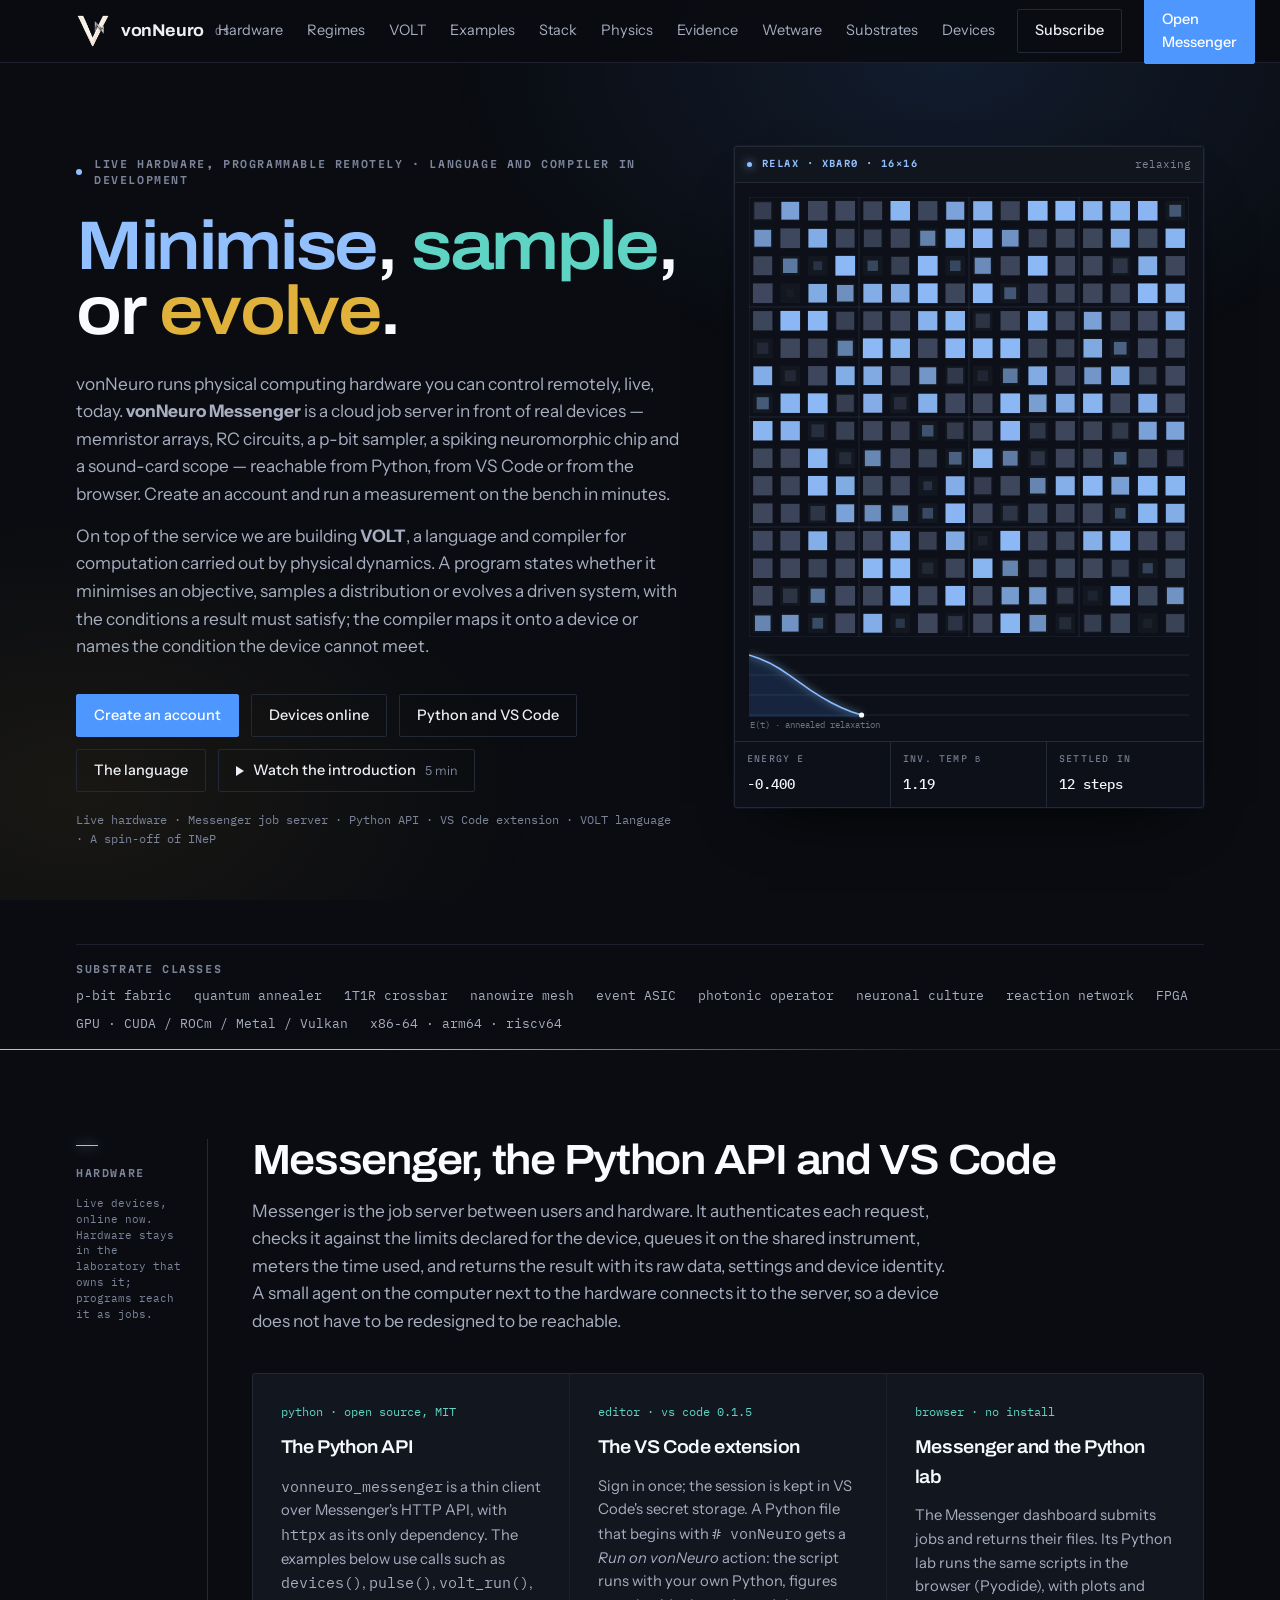
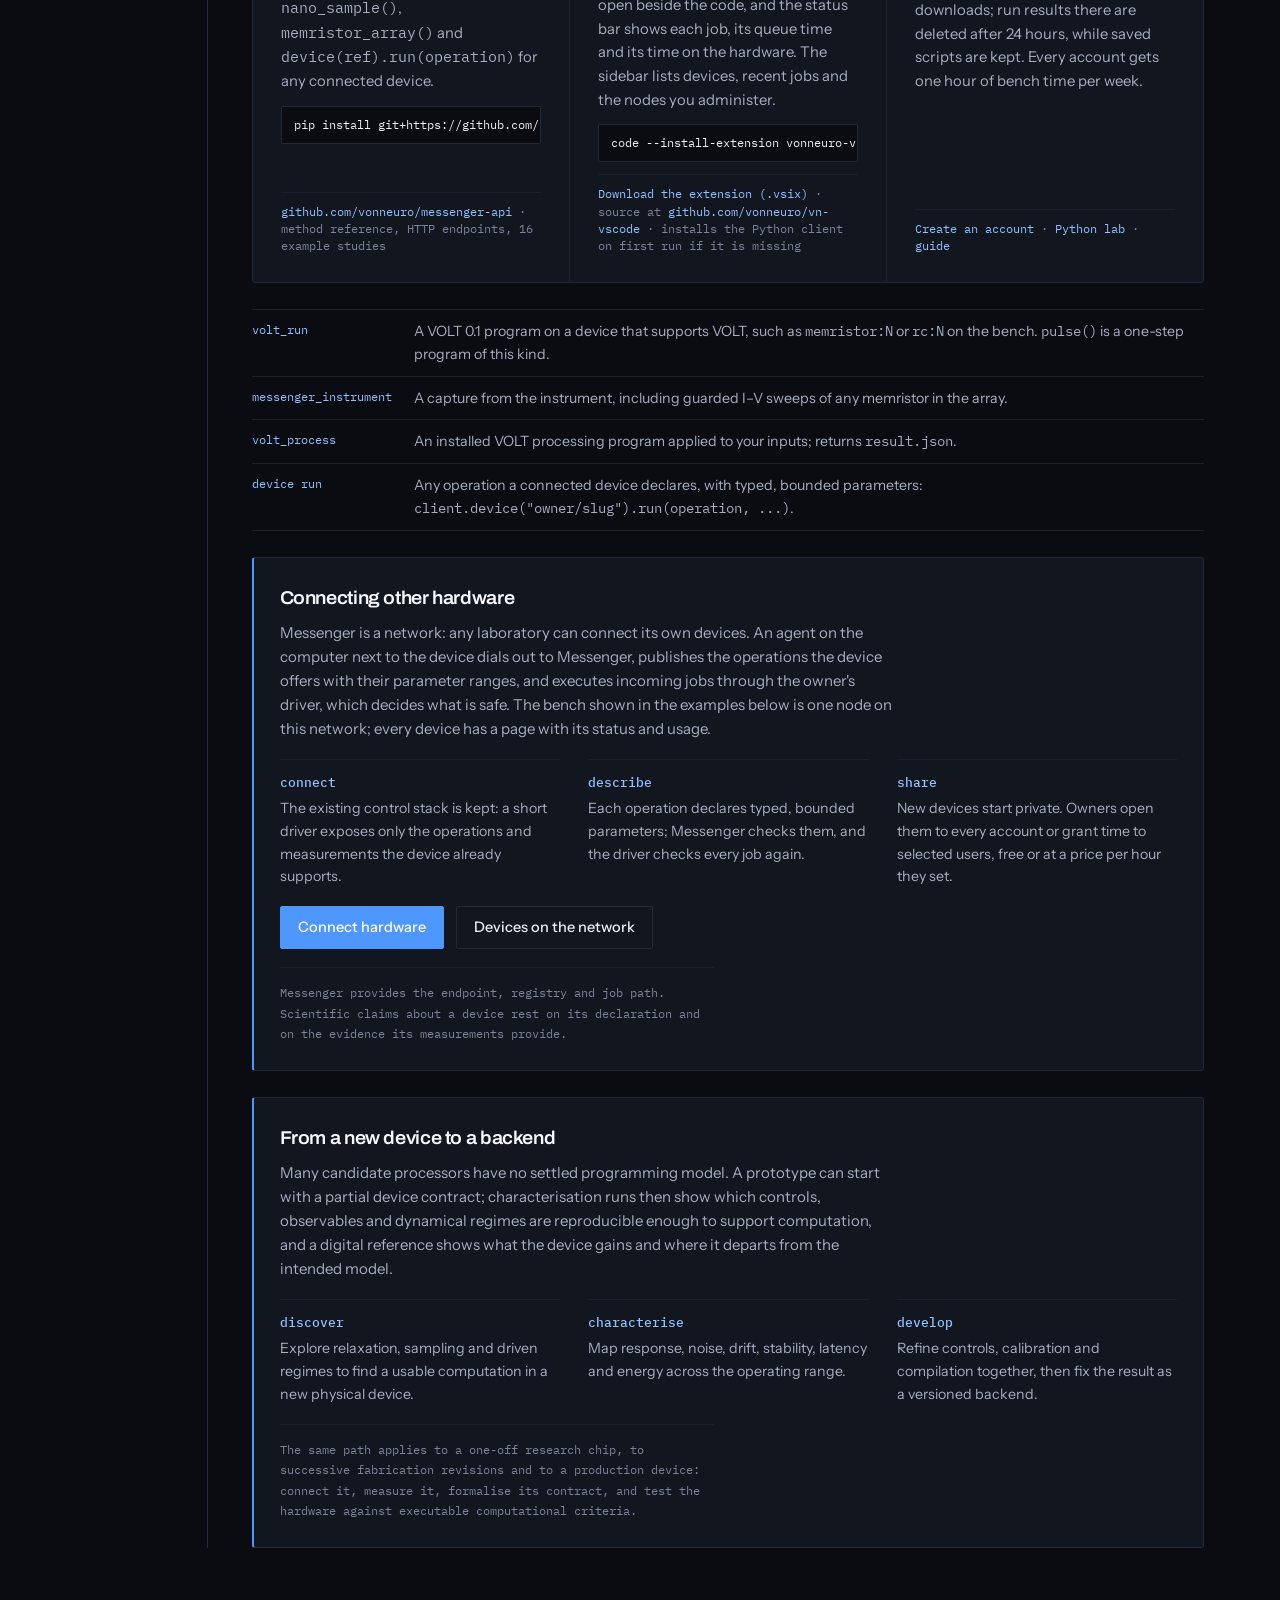
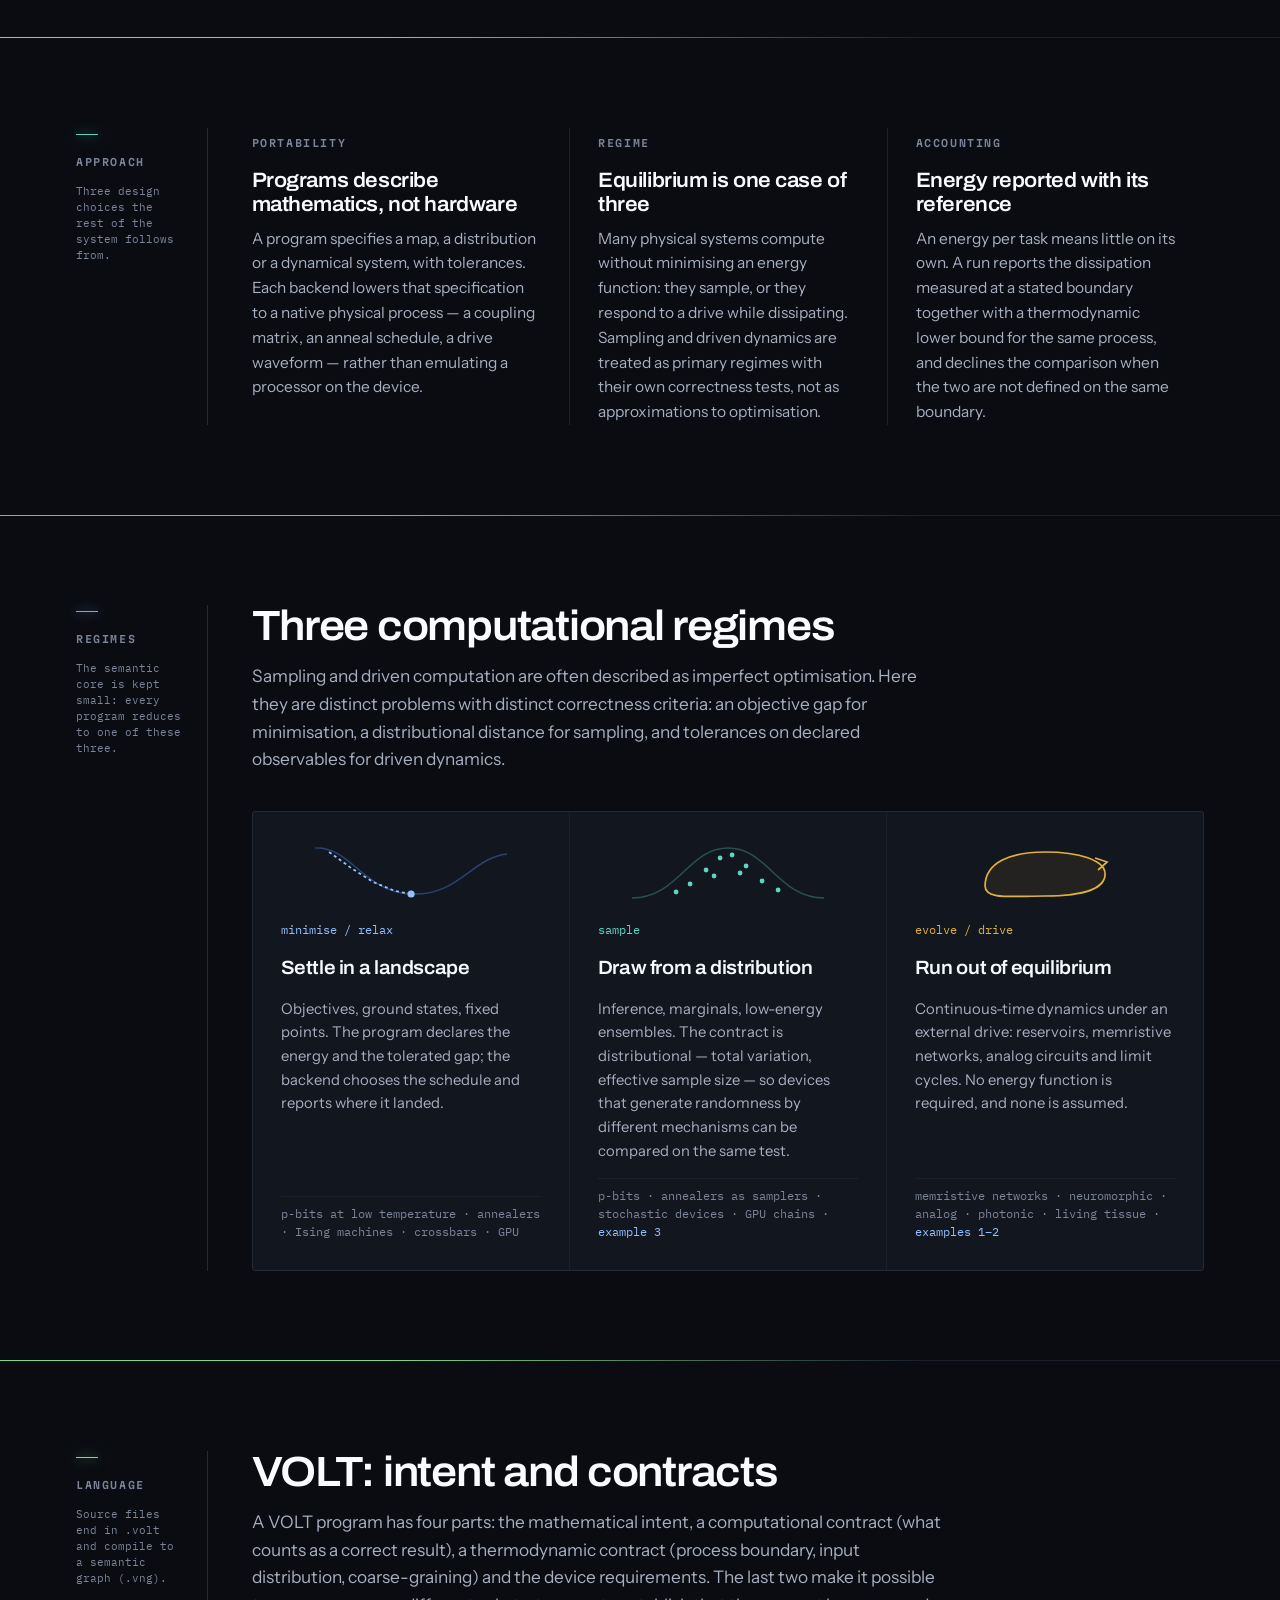
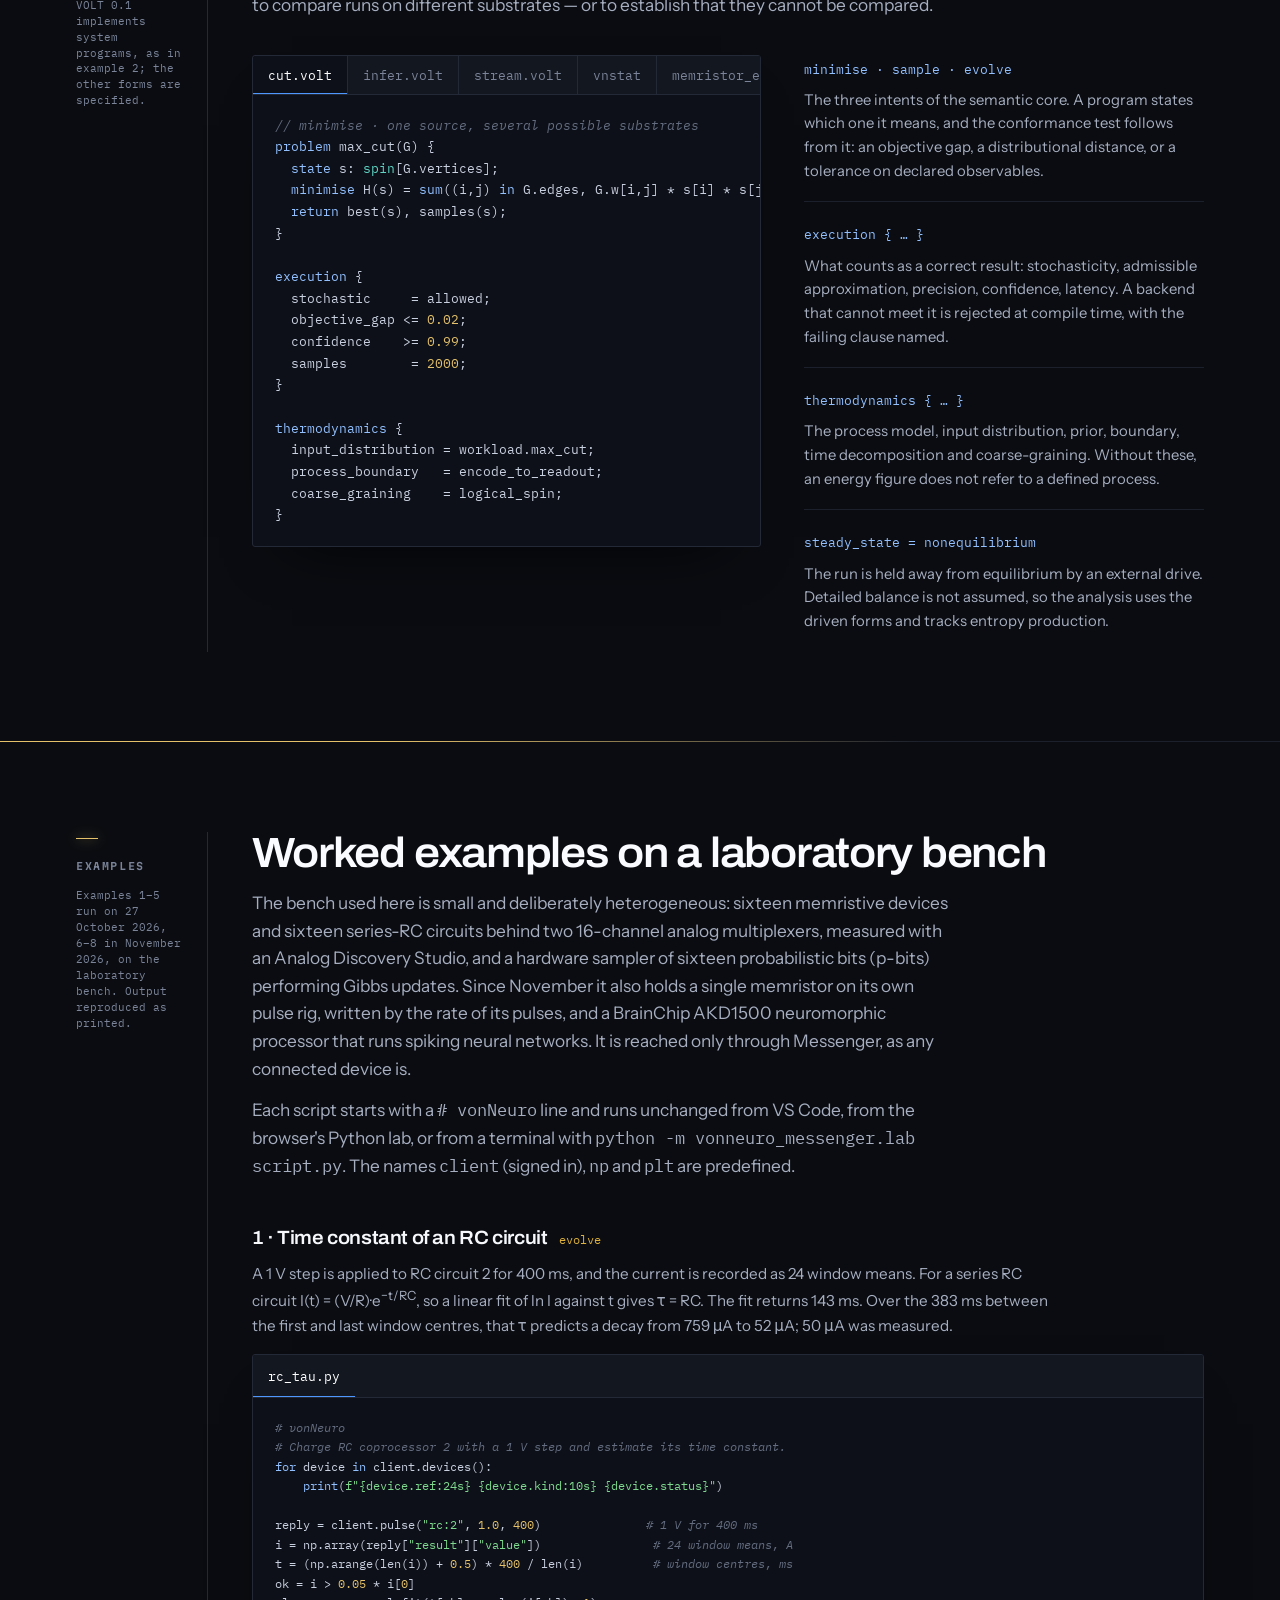
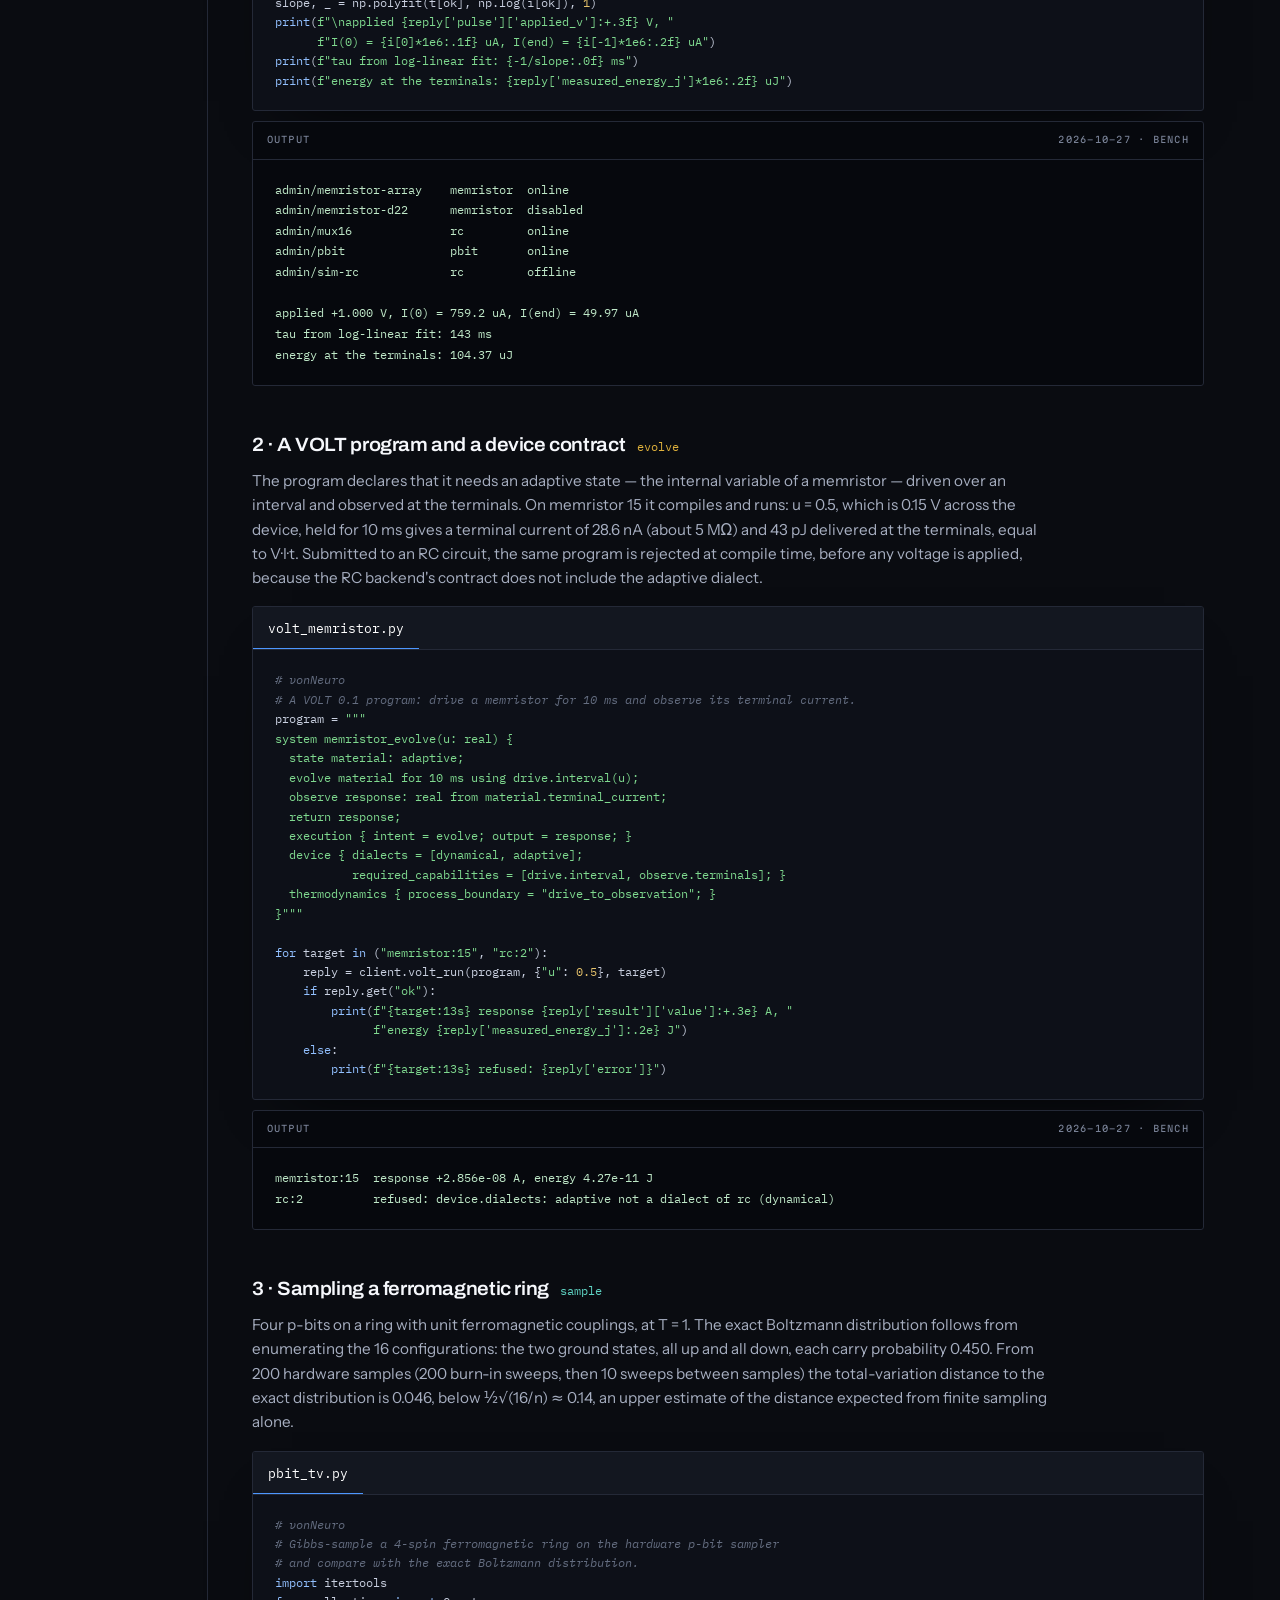
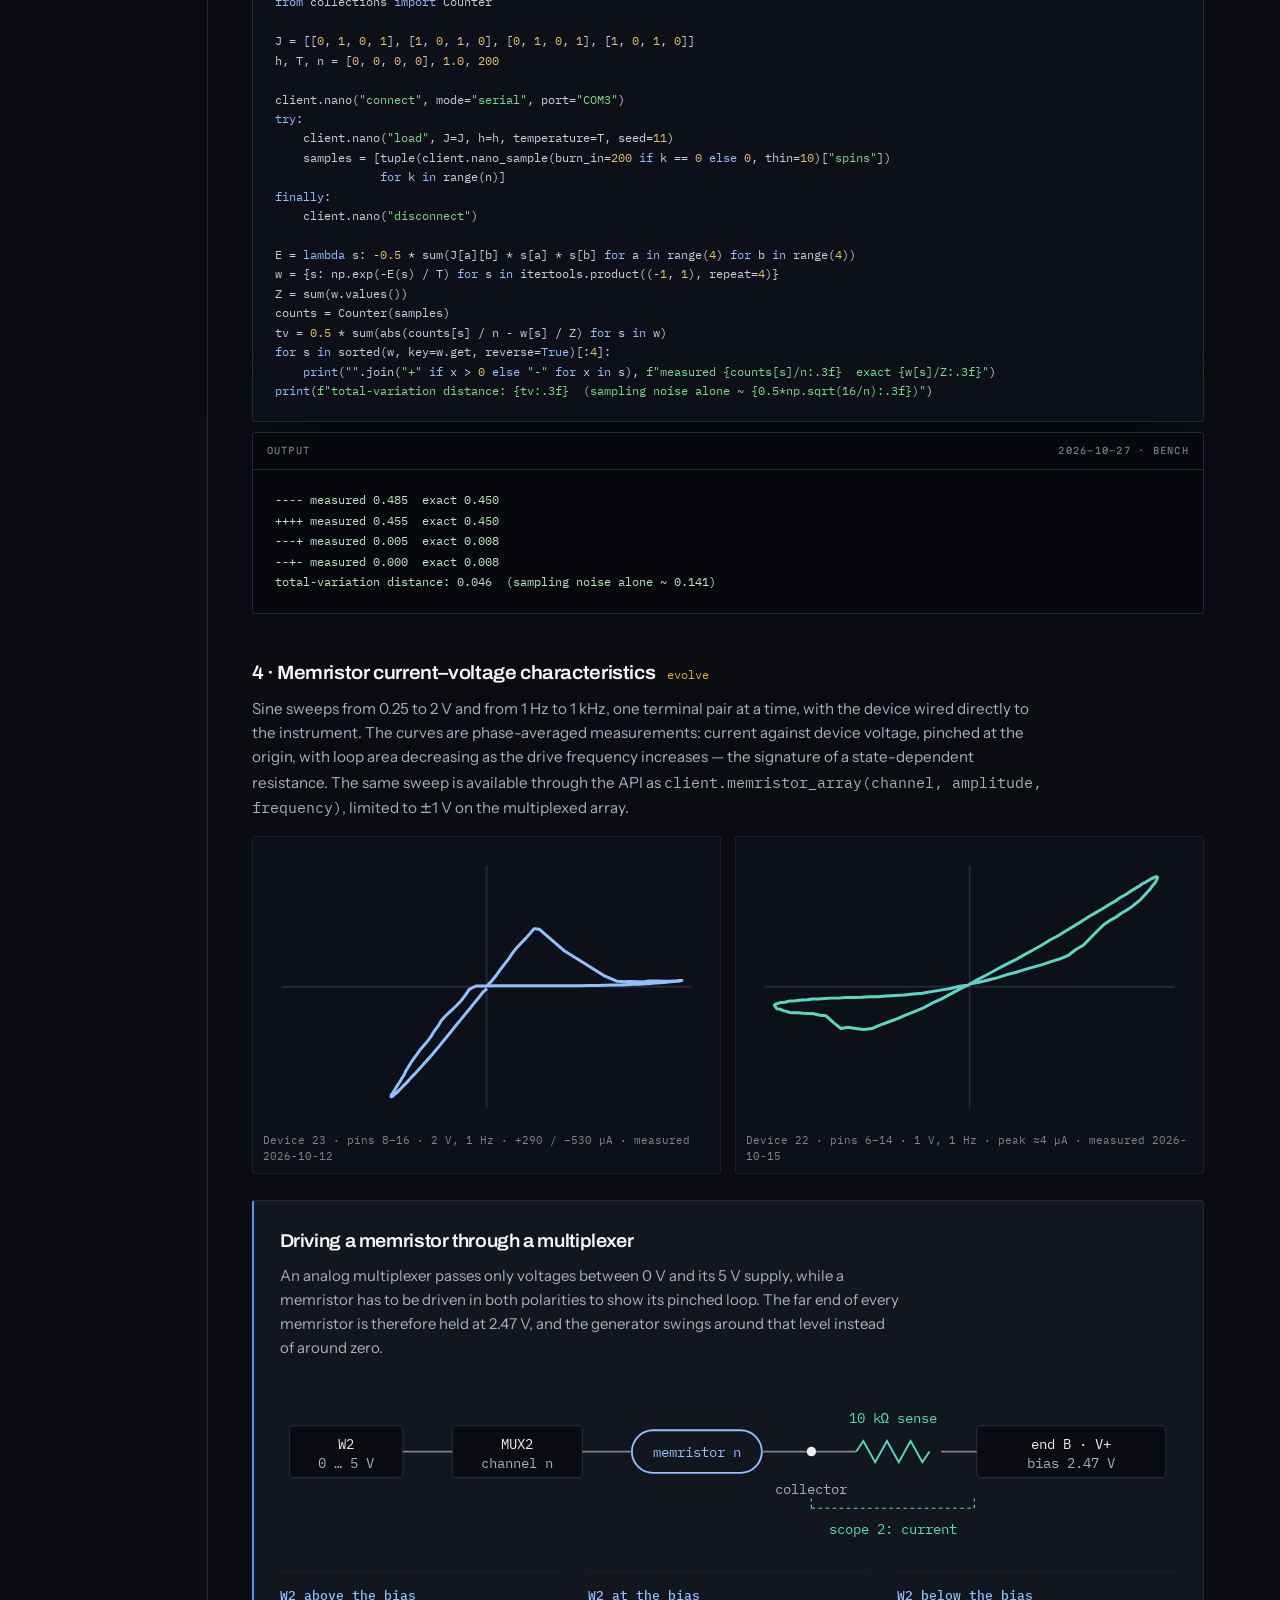
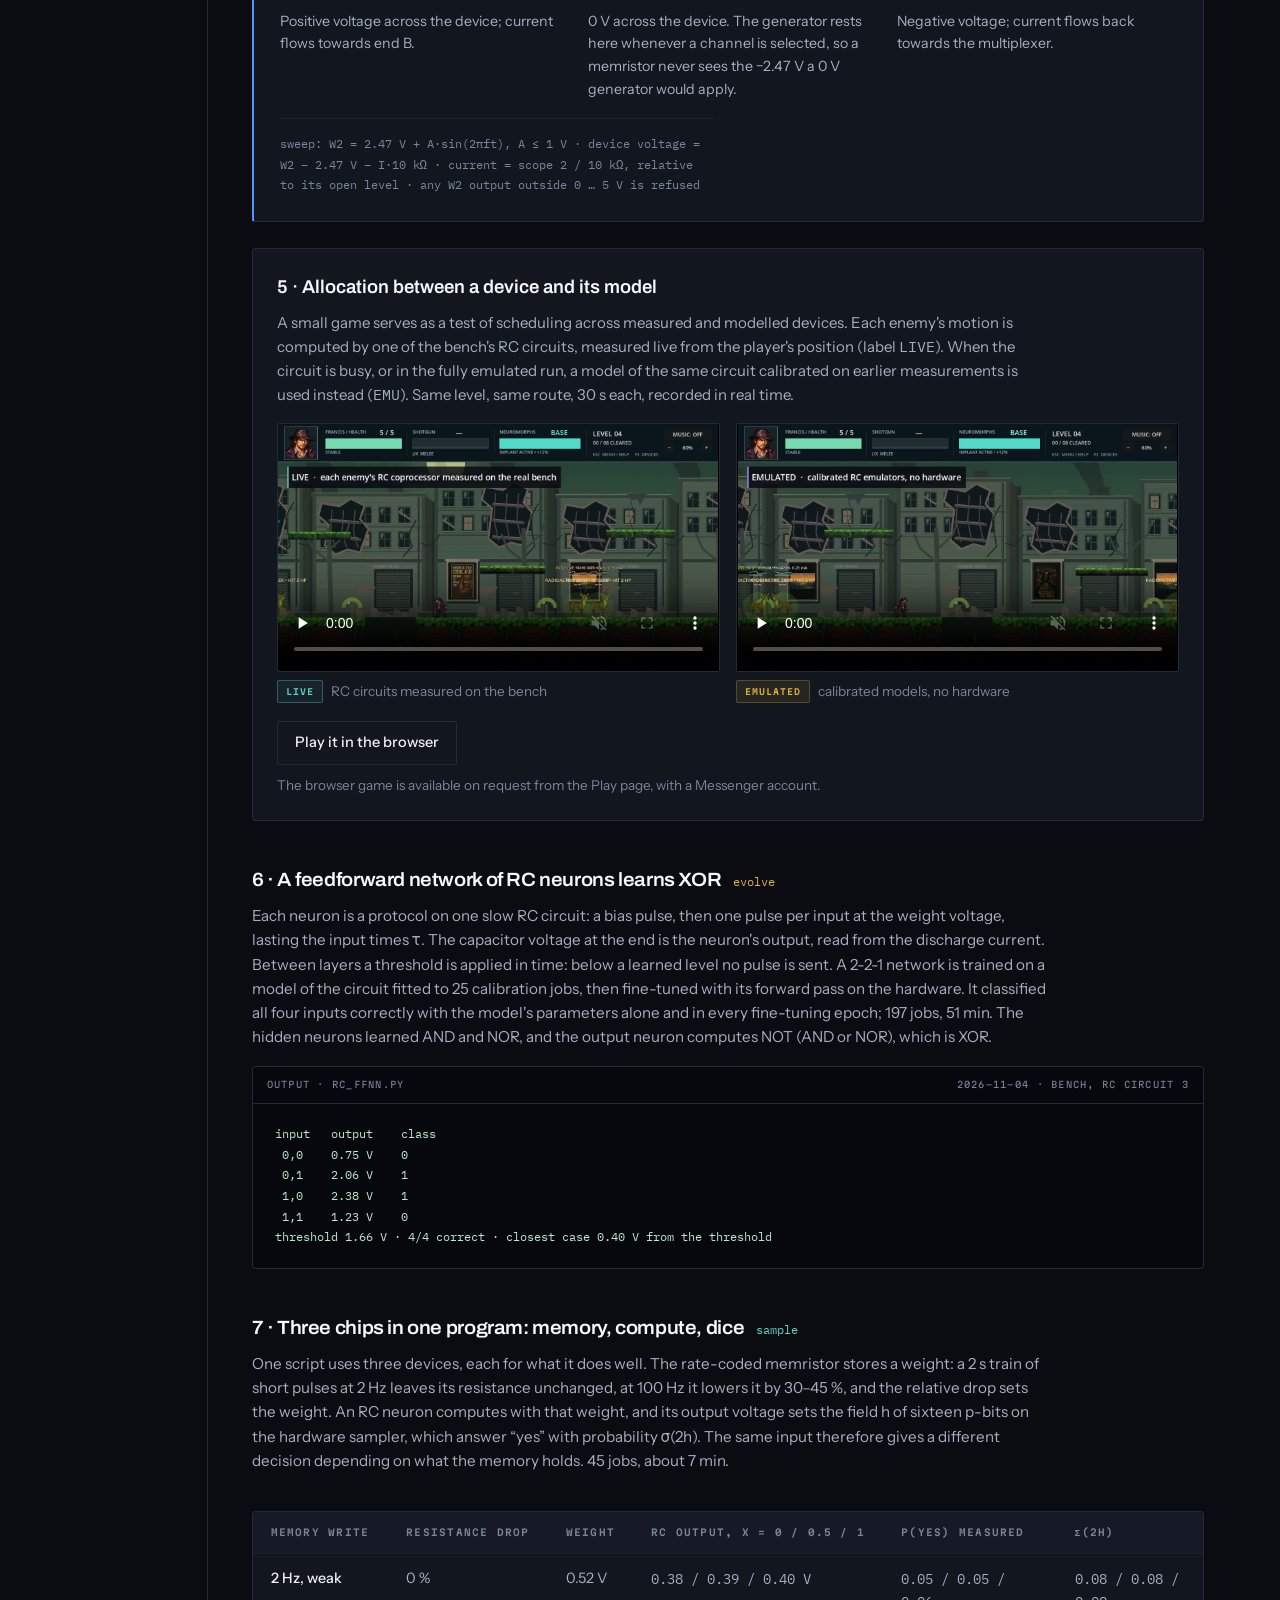
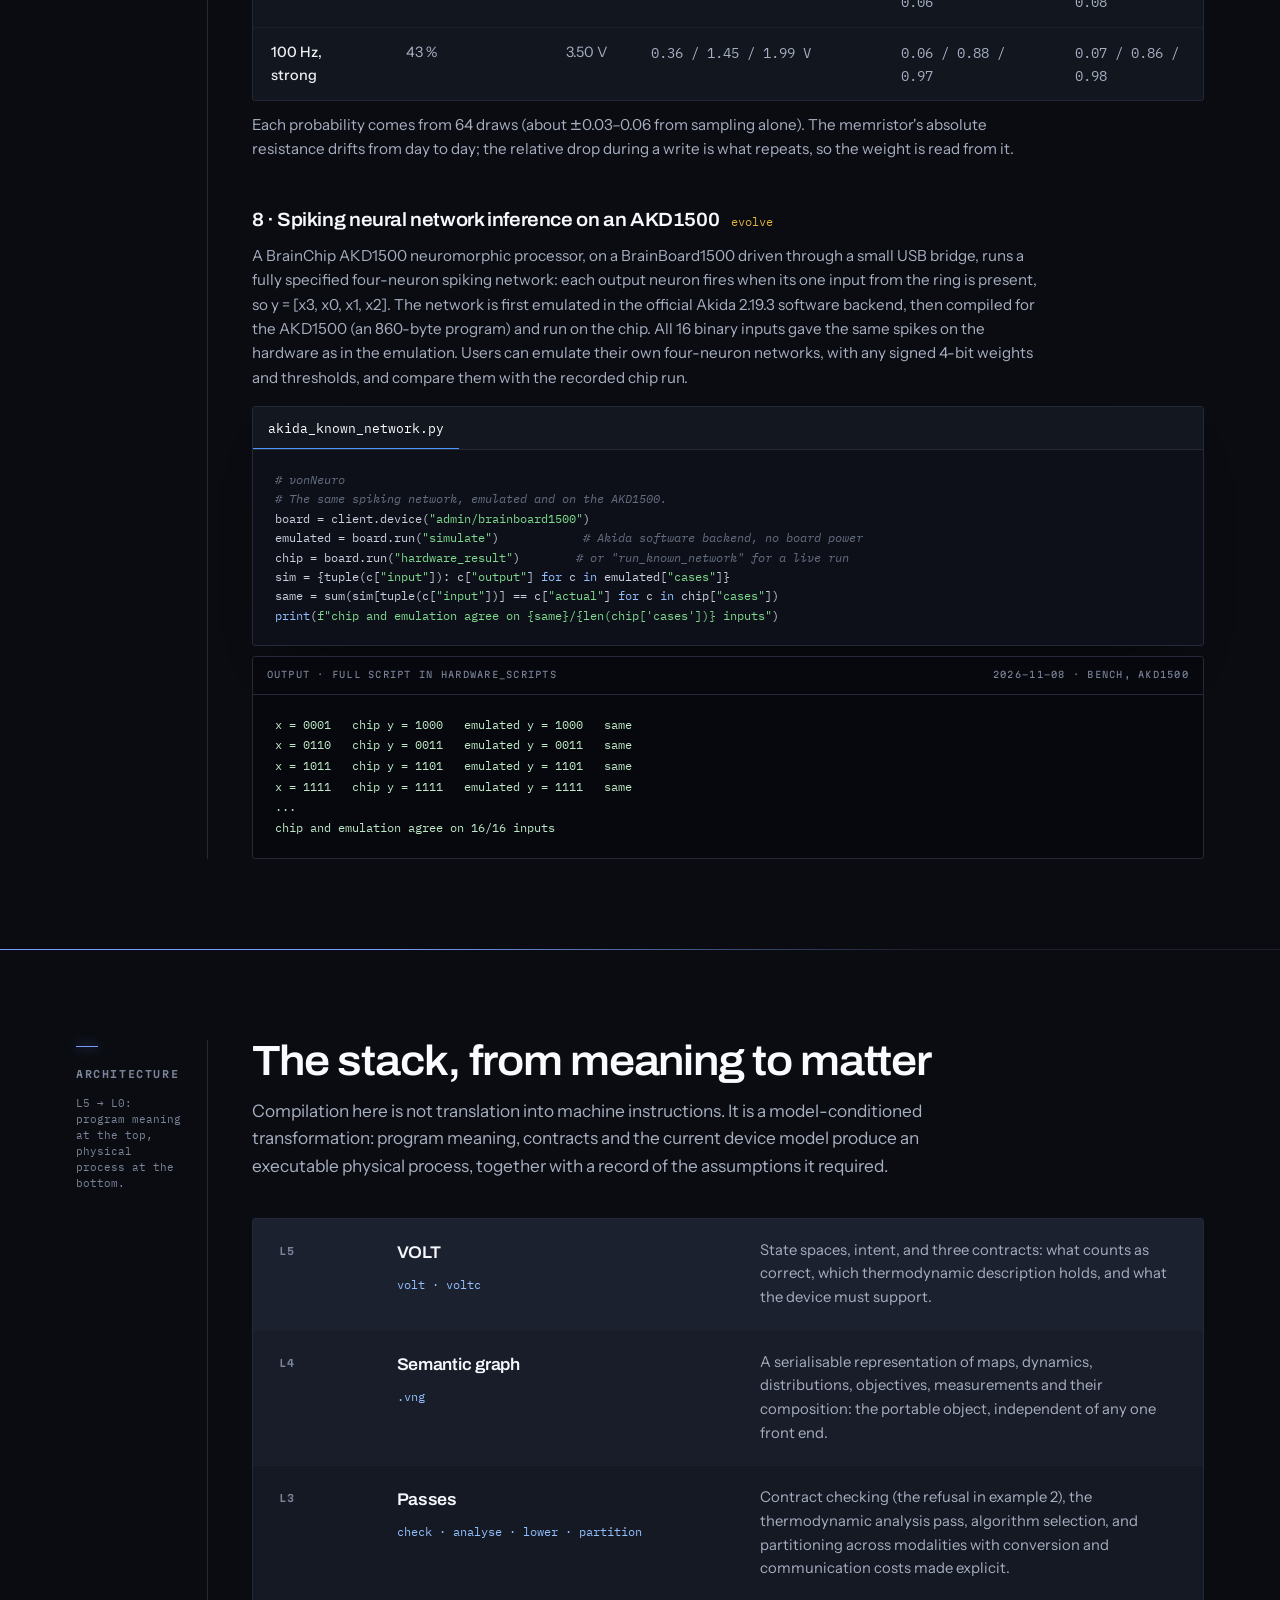
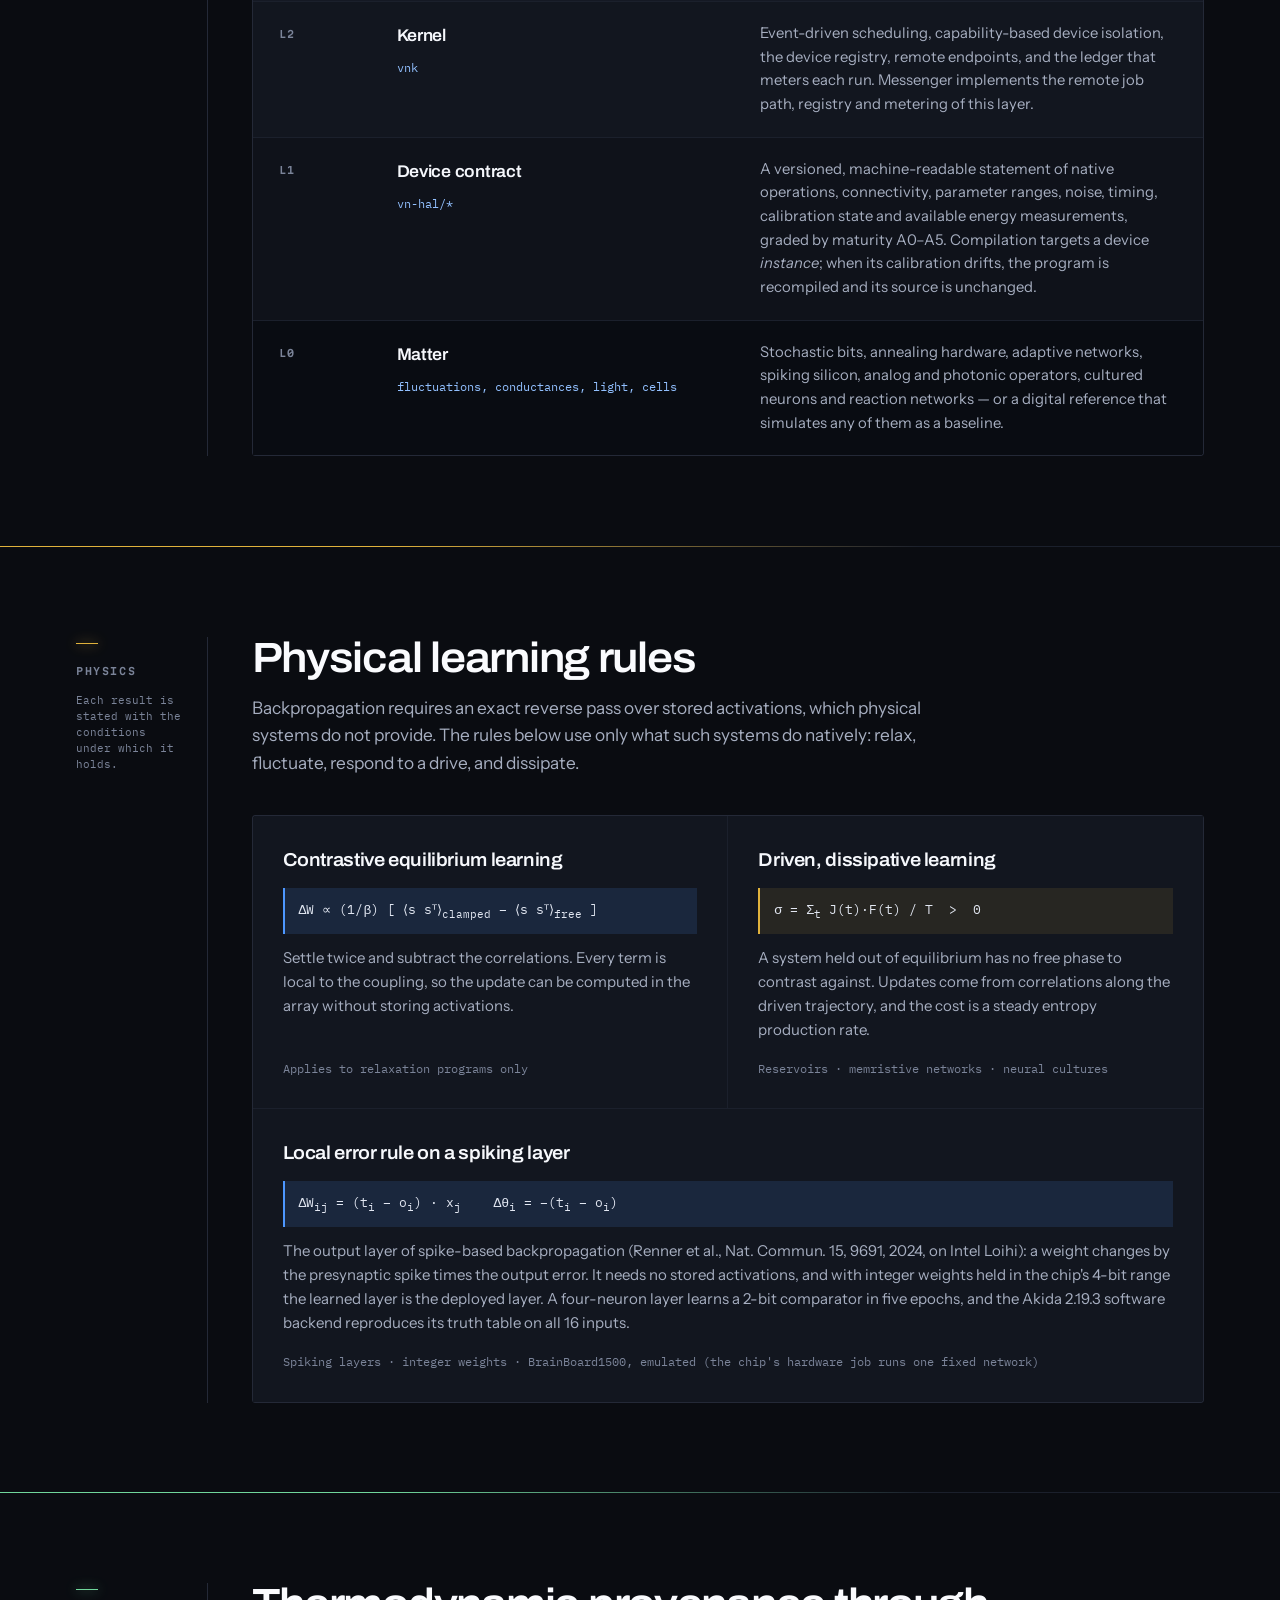
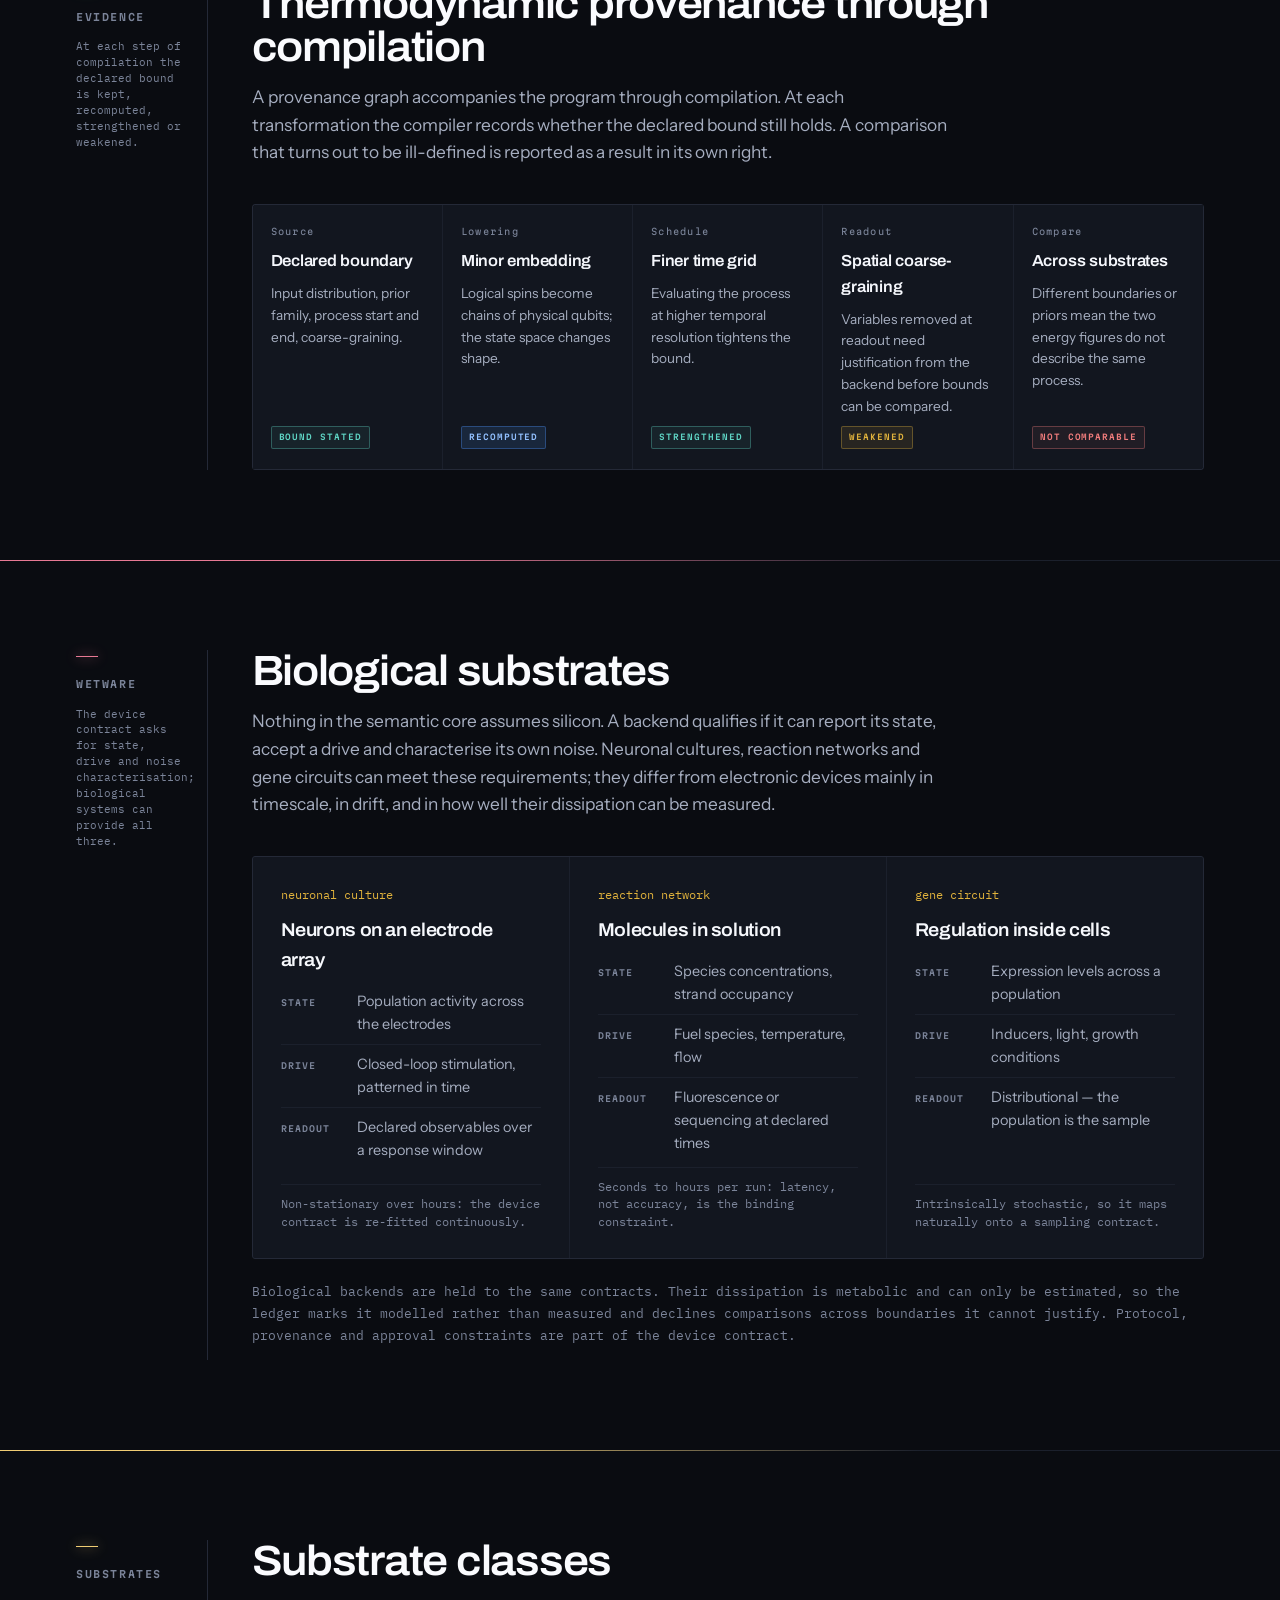
<file: index.html>
<!DOCTYPE html>
<html lang="en">
<head>
<meta charset="utf-8">
<meta name="viewport" content="width=device-width, initial-scale=1">
<title>vonNeuro — a programming system for physical computing</title>
<meta name="description" content="vonNeuro is a language, compiler and runtime for computation by physical dynamics: p-bits, annealers, memristive and analog circuits, neuromorphic chips running spiking neural networks. Worked examples run on laboratory hardware through vonNeuro Messenger, from Python or VS Code.">
<meta property="og:title" content="vonNeuro — a programming system for physical computing">
<meta property="og:description" content="Minimise, sample or evolve: programs with computational and thermodynamic contracts, compiled onto physical devices.">
<meta name="theme-color" content="#0A0C11">
<meta name="color-scheme" content="dark">
<link rel="preconnect" href="https://fonts.googleapis.com">
<link rel="preconnect" href="https://fonts.gstatic.com" crossorigin>
<link href="https://fonts.googleapis.com/css2?family=Archivo:wdth,wght@62..125,400..800&family=IBM+Plex+Mono:wght@400;500&family=Instrument+Sans:wght@400;500;600&family=Martian+Mono:wght@400;600&display=swap" rel="stylesheet">
<link rel="icon" type="image/png" sizes="64x64" href="assets/favicon-64.png">
<link rel="apple-touch-icon" sizes="180x180" href="assets/apple-touch-icon.png">

<style>
/* ─────────────────────────────────────────────
   vonNeuro — tokens
   ───────────────────────────────────────────── */
:root{
  --bg:       #0A0C11;
  --panel:    #12161F;
  --line:     #242937;
  --line-2:   #1B202C;
  --txt:      #EDEFF4;
  --txt-mid:  #A6AEC0;
  --txt-soft: #7B8499;
  --arc:      #4D97FF;   /* relaxation / equilibrium */
  --arc-2:    #92C0FF;
  --arc-dim:  #4D97FF22;
  --heat:     #E0B23C;   /* driven / dissipative */
  --heat-dim: #E0B23C1A;
  --ok:       #5FD4C4;   /* sampling */
  --active-neural: #92C0FF;

  --rail: 132px;
  --pad: clamp(20px, 5vw, 56px);
  --maxw: 1240px;

  --f-display: "Archivo", "Helvetica Neue", Arial, sans-serif;
  --f-body: "Instrument Sans", "Segoe UI", system-ui, sans-serif;
  --f-label: "Martian Mono", ui-monospace, monospace;
  --f-code: "IBM Plex Mono", ui-monospace, "SF Mono", Menlo, monospace;
}

*{box-sizing:border-box}
html{-webkit-text-size-adjust:100%; scroll-behavior:smooth; background:var(--bg)}
body{
  margin:0; background:var(--bg); color:var(--txt);
  font-family:var(--f-body); font-size:17px; line-height:1.6;
  -webkit-font-smoothing:antialiased; text-rendering:optimizeLegibility;
  overflow-x:hidden;
}
img,svg,canvas{display:block; max-width:100%}
a{color:inherit; text-decoration:none}
::selection{background:var(--arc); color:#fff}
:focus-visible{outline:2px solid var(--arc-2); outline-offset:3px; border-radius:2px}
@media (prefers-reduced-motion: reduce){
  html{scroll-behavior:auto}
  *{animation-duration:.001ms !important; transition-duration:.001ms !important}
}

#field{
  position:fixed; inset:0; width:100%; height:100%; z-index:0; pointer-events:none;
  /* Opacity is driven from script: the field only surfaces between sections. */
  opacity:0; filter:saturate(.96); transition:opacity .3s ease-out;
}
.glow{
  position:fixed; inset:0; z-index:0; pointer-events:none;
  background:
    radial-gradient(60vw 55vh at 74% 6%, #4D97FF1F, transparent 65%),
    radial-gradient(52vw 46vh at 6% 88%, #E0B23C12, transparent 70%);
}
.page{position:relative; z-index:1}
#prog{position:fixed; top:0; left:0; height:2px; width:0%; background:linear-gradient(90deg,var(--arc),var(--active-neural)); z-index:90; transition:width .12s linear, background .55s ease}

/* ── type ── */
.label{font-family:var(--f-label); font-size:10px; font-weight:600; letter-spacing:.16em; text-transform:uppercase; color:var(--txt-soft)}
.h-display{font-family:var(--f-display); font-weight:600; font-variation-settings:"wdth" 112; letter-spacing:-.035em; line-height:.94; margin:0; color:#FAFBFE}
.h-sec{font-family:var(--f-display); font-weight:600; font-variation-settings:"wdth" 108; font-size:clamp(1.85rem,3.3vw,2.7rem); letter-spacing:-.03em; line-height:1.02; margin:0 0 14px; color:#FAFBFE}
.lede{font-size:clamp(1.02rem,1.35vw,1.16rem); color:var(--txt-mid); max-width:58ch; margin:0}
.mono{font-family:var(--f-code)}

/* ── shell ── */
.wrap{max-width:var(--maxw); margin:0 auto; padding-inline:var(--pad)}
.rail-row{display:grid; grid-template-columns:var(--rail) minmax(0,1fr); gap:0}
.rail{border-right:1px solid var(--line); padding-top:6px; padding-right:20px}
.rail-tick{display:block; width:22px; height:1px; background:var(--arc-2); margin-bottom:12px}
.rail-note{font-family:var(--f-code); font-size:11px; color:var(--txt-soft); margin-top:10px; line-height:1.45}
.col{padding-left:clamp(20px,3.4vw,44px)}
section{position:relative; border-top:1px solid var(--line-2)}
section[id]{scroll-margin-top:74px}
section::before{
  content:""; position:absolute; top:-1px; left:0; height:1px; width:100%;
  background:linear-gradient(90deg,var(--section-accent,var(--arc)),var(--section-accent,var(--arc-2)) 30%,transparent 72%);
  transform:scaleX(0); transform-origin:0 50%;
  transition:transform 1.1s cubic-bezier(.16,.8,.3,1);
}
section.lit::before{transform:scaleX(1)}
section[data-neural-section] .rail-tick{
  background:var(--section-accent,var(--arc-2));
  box-shadow:0 0 12px var(--section-accent,var(--arc-2));
  transition:background .45s ease, box-shadow .45s ease;
}
section[data-neural-section] .rail > .label{transition:color .45s ease}
section[data-neural-section].neural-active .rail > .label{color:var(--section-accent,var(--arc-2))}
.sec-pad{padding-block:clamp(56px,7vw,104px)}

/* ── header ── */
.hdr{
  position:sticky; top:0; z-index:70; background:rgba(10,12,17,.9);
  /* No backdrop blur: over the animated field it forces a re-blur on every frame. */
  border-bottom:1px solid var(--line-2); transition:background .3s ease, border-color .3s ease;
}
.hdr.stuck{background:rgba(10,12,17,.92); border-bottom-color:var(--line)}
.hdr-in{display:flex; align-items:center; gap:22px; height:62px}
.brand{display:flex; align-items:center; gap:11px; margin-right:auto}
.brand img{width:34px; height:34px; object-fit:contain; transition:filter .25s ease, transform .5s cubic-bezier(.2,.8,.3,1)}
.brand:hover img{filter:brightness(1.12); transform:translateY(1px)}
.brand b{font-family:var(--f-display); font-weight:700; font-variation-settings:"wdth" 105; font-size:17px; letter-spacing:-.02em}
.brand span{font-family:var(--f-label); font-size:9px; letter-spacing:.16em; color:var(--txt-soft); padding-top:2px}
.nav{display:flex; gap:24px; align-items:center}
.nav a{font-size:14.5px; color:var(--txt-mid); position:relative; padding-block:6px; transition:color .18s ease}
.nav a::after{content:""; position:absolute; left:0; right:100%; bottom:0; height:1px; background:var(--arc-2); transition:right .22s ease}
.nav a:hover{color:var(--txt)}
.nav a:hover::after{right:0}
.btn{
  display:inline-flex; align-items:center; gap:9px; justify-content:center;
  font-family:var(--f-body); font-size:14.5px; font-weight:500;
  padding:9px 17px; border-radius:2px; border:1px solid var(--arc);
  background:var(--arc); color:#fff; cursor:pointer;
  transition:background .18s ease, border-color .18s ease, box-shadow .25s ease, color .18s ease;
}
.btn:hover{background:#60A1FF; border-color:#60A1FF; box-shadow:0 8px 26px -10px #4D97FFAA}
.btn-ghost{background:transparent; color:var(--txt); border-color:var(--line)}
.btn-ghost:hover{background:transparent; color:var(--arc-2); border-color:var(--arc); box-shadow:none}
@media (max-width:960px){
  .hdr-in{flex-wrap:wrap; height:auto; padding-block:11px 0; gap:14px}
  .nav{order:3; width:100%; gap:20px; overflow-x:auto; scrollbar-width:none; border-top:1px solid var(--line-2); padding-block:9px}
  .nav::-webkit-scrollbar{display:none}
  .nav a{white-space:nowrap; font-size:14px}
}
@media (max-width:480px){
  .hdr-in{gap:8px}
  .hdr-in .btn{padding:7px 11px; font-size:13.5px}
}

/* ── hero ── */
.hero{border-top:0}
.hero::before{display:none}
.hero-grid{display:grid; grid-template-columns:minmax(0,1fr) minmax(0,470px); gap:clamp(28px,4vw,64px); align-items:start; padding-block:clamp(48px,6.5vw,84px)}
.eyebrow{display:flex; align-items:center; gap:12px; margin-bottom:26px}
.dot{width:6px; height:6px; background:var(--arc-2); border-radius:50%; flex:none; animation:pulse 2.6s ease-out infinite}
@keyframes pulse{0%{box-shadow:0 0 0 0 #4D97FF77}70%{box-shadow:0 0 0 9px #4D97FF00}100%{box-shadow:0 0 0 0 #4D97FF00}}
h1.hero-h{font-size:clamp(2.3rem,5.4vw,4.3rem)}
h1.hero-h em{font-style:normal}
h1.hero-h .w1{color:var(--arc-2)}
h1.hero-h .w2{color:var(--ok)}
h1.hero-h .w3{color:var(--heat)}
.hero-sub{margin-top:26px}
.hero-cta{display:flex; flex-wrap:wrap; gap:12px; align-items:center; margin-top:34px}
.btn .play{width:0; height:0; border-style:solid; border-width:5px 0 5px 8px; border-color:transparent transparent transparent currentColor}
.btn small{font-size:12.5px; color:var(--txt-soft); font-weight:400}
.intro-dlg{width:min(960px,calc(100vw - 32px)); max-width:none; padding:0; border:1px solid var(--line); border-radius:4px; background:var(--panel); color:var(--txt)}
.intro-dlg::backdrop{background:rgba(0,0,0,.72)}
.intro-dlg .bar{display:flex; align-items:center; justify-content:space-between; gap:12px; padding:10px 14px; border-bottom:1px solid var(--line); font-size:14px; font-weight:600}
.intro-dlg .x{background:none; border:1px solid var(--line); border-radius:2px; color:var(--txt-mid); font-size:13px; padding:5px 10px; cursor:pointer}
.intro-dlg .x:hover{color:var(--txt); border-color:var(--txt-soft)}
.intro-dlg video{display:block; width:100%; aspect-ratio:16/9; background:#000}
.cmd{display:flex; align-items:center; gap:14px; border:1px solid var(--line); background:rgba(18,22,31,.86); border-radius:2px; padding:8px 8px 8px 14px; font-family:var(--f-code); font-size:14px; color:var(--txt); transition:border-color .2s ease}
.cmd:hover{border-color:#333C50}
.cmd .sig{color:var(--arc-2)}
.copy{font-family:var(--f-label); font-size:9px; letter-spacing:.12em; text-transform:uppercase; border:1px solid var(--line); background:transparent; color:var(--txt-soft); padding:6px 9px; border-radius:2px; cursor:pointer; transition:color .15s ease, border-color .15s ease}
.copy:hover,.copy[data-done="1"]{color:var(--arc-2); border-color:var(--arc)}
.hero-meta{margin-top:18px; font-family:var(--f-code); font-size:12px; color:var(--txt-soft)}
.strip{border-top:1px solid var(--line-2); padding-block:16px; display:flex; flex-wrap:wrap; gap:8px 28px; align-items:center}
.strip ul{display:flex; flex-wrap:wrap; gap:8px 22px; list-style:none; margin:0; padding:0}
.strip li{font-family:var(--f-code); font-size:12.5px; color:var(--txt-mid); transition:color .2s ease}
.strip li:hover{color:var(--arc-2)}

/* ── monitor ── */
.monitor{border:1px solid var(--line); background:#0D1018; border-radius:3px; overflow:hidden; box-shadow:0 30px 60px -34px #000, 0 0 0 1px #4D97FF14}
.mon-bar{display:flex; align-items:center; gap:10px; padding:9px 12px; border-bottom:1px solid var(--line); background:#11151E}
.mon-bar .label{font-size:9px; transition:color .4s ease}
.mon-led{width:5px; height:5px; border-radius:50%; background:var(--arc-2); box-shadow:0 0 10px #4D97FF; transition:background .4s ease, box-shadow .4s ease}
.mon-state{margin-left:auto; font-family:var(--f-code); font-size:10.5px; color:var(--txt-soft)}
.mon-body{padding:14px 14px 10px}
#lattice{width:100%; height:auto; aspect-ratio:1/1}
.mon-trace-wrap{padding:0 14px 12px}
#trace{width:100%; height:82px}
.mon-read{display:grid; grid-template-columns:repeat(3,1fr); border-top:1px solid var(--line)}
.mon-read div{padding:10px 12px; border-right:1px solid var(--line)}
.mon-read div:last-child{border-right:0}
.mon-read span{display:block; font-family:var(--f-label); font-size:8.5px; letter-spacing:.14em; text-transform:uppercase; color:var(--txt-soft); margin-bottom:4px; white-space:nowrap; overflow:hidden; text-overflow:ellipsis}
.mon-read b{font-family:var(--f-code); font-weight:500; font-size:14px; color:#F2F5FA; font-variant-numeric:tabular-nums}
@media (max-width:1020px){ .hero-grid{grid-template-columns:1fr} .monitor{max-width:470px} }

/* ── premise ── */
.thesis{display:grid; grid-template-columns:repeat(3,1fr); gap:0}
.thesis > div{padding:0 clamp(16px,2.2vw,32px); border-left:1px solid var(--line-2)}
.thesis > div:first-child{padding-left:0; border-left:0}
.thesis h3{font-family:var(--f-display); font-weight:600; font-variation-settings:"wdth" 106; font-size:1.3rem; letter-spacing:-.02em; margin:14px 0 10px; line-height:1.15; color:#F9FAFD}
.thesis p{margin:0; font-size:15.5px; color:var(--txt-mid)}
.thesis code{color:var(--arc-2)}
@media (max-width:820px){
  .thesis{grid-template-columns:1fr; gap:30px}
  .thesis > div{padding:0; border-left:0; border-top:1px solid var(--line-2); padding-top:20px}
  .thesis > div:first-child{border-top:0; padding-top:0}
}

/* ── regimes ── */
.regimes{display:grid; grid-template-columns:repeat(3,1fr); gap:1px; background:var(--line-2); border:1px solid var(--line); border-radius:3px; overflow:hidden; margin-top:38px}
.regime{background:var(--panel); padding:clamp(20px,2.4vw,28px); display:flex; flex-direction:column; gap:14px; transition:background .25s ease}
.regime:hover{background:#161A26}
.regime svg{width:100%; height:66px; overflow:visible}
.regime h3{font-family:var(--f-display); font-weight:600; font-variation-settings:"wdth" 106; font-size:1.2rem; letter-spacing:-.02em; margin:0; color:#F6F8FC}
.regime .kw{font-family:var(--f-code); font-size:12px}
.regime p{margin:0; font-size:14.8px; color:var(--txt-mid)}
.regime .foot{font-family:var(--f-code); font-size:11.5px; color:var(--txt-soft); margin-top:auto; padding-top:8px; border-top:1px solid var(--line-2)}
.r1 .kw{color:var(--arc-2)} .r2 .kw{color:var(--ok)} .r3 .kw{color:var(--heat)}
@media (max-width:880px){ .regimes{grid-template-columns:1fr} }

/* ── wetware ── */
.bio{display:grid; grid-template-columns:repeat(3,1fr); gap:1px; background:var(--line-2); border:1px solid var(--line); border-radius:3px; overflow:hidden; margin-top:38px}
.bio-item{background:var(--panel); padding:clamp(20px,2.4vw,28px); display:flex; flex-direction:column; gap:12px; transition:background .25s ease}
.bio-item:hover{background:#161A26}
.bio-item .kw{font-family:var(--f-code); font-size:12px; color:var(--heat)}
.bio-item h3{font-family:var(--f-display); font-weight:600; font-variation-settings:"wdth" 106; font-size:1.16rem; letter-spacing:-.02em; margin:0; color:#F6F8FC}
.bio-item dl{margin:2px 0 0; display:flex; flex-direction:column; gap:8px}
.bio-item dl > div{display:grid; grid-template-columns:64px minmax(0,1fr); gap:12px; align-items:baseline; border-top:1px solid var(--line-2); padding-top:8px}
.bio-item dl > div:first-child{border-top:0; padding-top:0}
.bio-item dt{font-family:var(--f-label); font-size:8.5px; font-weight:600; letter-spacing:.13em; text-transform:uppercase; color:var(--txt-soft)}
.bio-item dd{margin:0; font-size:14.4px; color:var(--txt-mid)}
.bio-item .foot{font-family:var(--f-code); font-size:11.5px; color:var(--txt-soft); margin:auto 0 0; padding-top:10px; border-top:1px solid var(--line-2); line-height:1.5}
@media (max-width:880px){ .bio{grid-template-columns:1fr} }

/* ── stack ── */
.stack{margin-top:38px; border:1px solid var(--line); border-radius:3px; overflow:hidden; background:var(--panel)}
.layer{position:relative; display:grid; grid-template-columns:88px minmax(0,1fr) minmax(0,1.25fr); gap:clamp(14px,2.4vw,30px); align-items:start; padding:20px clamp(16px,2.4vw,26px); border-bottom:1px solid var(--line-2); transition:background .25s ease}
.layer:last-child{border-bottom:0}
.layer::after{content:""; position:absolute; left:0; top:0; bottom:0; width:2px; background:var(--arc); opacity:0; transition:opacity .25s ease}
.layer:hover::after{opacity:1}
.layer .lv{font-family:var(--f-label); font-size:10px; font-weight:600; letter-spacing:.1em; color:var(--txt-soft); padding-top:4px}
.layer h4{font-family:var(--f-display); font-weight:600; font-variation-settings:"wdth" 104; font-size:1.06rem; letter-spacing:-.015em; margin:0 0 4px; color:#F5F7FC}
.layer .who{font-family:var(--f-code); font-size:12px; color:var(--arc-2)}
.layer p{margin:0; font-size:14.8px; color:var(--txt-mid)}
.l5{background:#1C212F} .l4{background:#191D29} .l3{background:#151924}
.l2{background:#12161F} .l1{background:#0F121A} .l0{background:#090C12}
.layer:hover{background:#1F2533}
.l0:hover{background:#0F121A}
@media (max-width:760px){ .layer{grid-template-columns:1fr; gap:6px} .layer .lv{padding-top:0} }

/* ── volt ── */
.volt-grid{display:grid; grid-template-columns:minmax(0,1.12fr) minmax(0,.88fr); gap:clamp(24px,3.4vw,48px); margin-top:36px; align-items:start}
.editor{border:1px solid var(--line); border-radius:3px; background:#0D1018; overflow:hidden; box-shadow:0 30px 60px -40px #000}
.tabs{display:flex; border-bottom:1px solid var(--line); background:#131720; overflow-x:auto; scrollbar-width:none}
.tabs::-webkit-scrollbar{display:none}
.tab{appearance:none; background:transparent; border:0; border-right:1px solid var(--line); font-family:var(--f-code); font-size:12.5px; color:var(--txt-soft); padding:11px 15px; cursor:pointer; white-space:nowrap; transition:color .16s ease, background .16s ease}
.tab:hover{color:var(--txt-mid)}
.tab[aria-selected="true"]{color:#FFF; background:#0D1018; box-shadow:inset 0 -1px 0 var(--arc)}
pre{margin:0; padding:20px clamp(16px,2vw,22px); font-family:var(--f-code); font-size:12.6px; line-height:1.72; color:#C9D0E0; overflow-x:auto; tab-size:2}
pre .k{color:#92C0FF} pre .t{color:#5FD4C4} pre .n{color:#E4C16A}
pre .c{color:#646D80; font-style:italic} pre .a{color:#F07C7C} pre .s{color:#7FD98F} pre .w{color:#E0B23C}
.notes{display:flex; flex-direction:column; gap:0}
.note{border-top:1px solid var(--line-2); padding:18px 0}
.note:first-child{border-top:0; padding-top:0}
.note code{font-family:var(--f-code); font-size:12.6px; color:var(--arc-2)}
.note p{margin:7px 0 0; font-size:14.8px; color:var(--txt-mid)}
@media (max-width:960px){ .volt-grid{grid-template-columns:1fr} }

/* ── cards ── */
.cards{display:grid; grid-template-columns:repeat(2,1fr); gap:1px; background:var(--line-2); border:1px solid var(--line); margin-top:38px; border-radius:3px; overflow:hidden}
.card{background:var(--panel); padding:clamp(20px,2.6vw,30px); display:flex; flex-direction:column; gap:12px; transition:background .25s ease}
.card:hover{background:#161A26}
.card h4{font-family:var(--f-display); font-weight:600; font-variation-settings:"wdth" 106; font-size:1.17rem; letter-spacing:-.02em; margin:0; color:#F6F8FC}
.card p{margin:0; font-size:15px; color:var(--txt-mid)}
.eq{font-family:var(--f-code); font-size:13.2px; color:#E2E7F2; background:var(--arc-dim); border-left:2px solid var(--arc); padding:11px 14px; overflow-x:auto; white-space:nowrap}
.card.neq .eq{background:var(--heat-dim); border-left-color:var(--heat)}
.card .foot{font-family:var(--f-code); font-size:11.5px; color:var(--txt-soft); margin-top:auto; padding-top:6px}
@media (max-width:820px){ .cards{grid-template-columns:1fr} }

/* ── evidence chain ── */
.chain{display:grid; grid-template-columns:repeat(5,1fr); gap:1px; background:var(--line-2); border:1px solid var(--line); border-radius:3px; overflow:hidden; margin-top:38px}
.node{background:var(--panel); padding:20px 18px; display:flex; flex-direction:column; gap:9px; position:relative}
.node .n{font-family:var(--f-label); font-size:9px; letter-spacing:.14em; color:var(--txt-soft)}
.node h4{font-family:var(--f-display); font-weight:600; font-variation-settings:"wdth" 104; font-size:1rem; margin:0; color:#F5F7FC; letter-spacing:-.015em}
.node p{margin:0; font-size:13.6px; color:var(--txt-mid)}
.tag{display:inline-block; font-family:var(--f-label); font-size:8px; font-weight:600; letter-spacing:.12em; text-transform:uppercase; padding:4px 7px; border-radius:2px; border:1px solid var(--line); color:var(--txt-soft); margin-top:auto; align-self:flex-start}
.tag.keep{color:var(--ok); border-color:#5FD4C455; background:#5FD4C412}
.tag.weak{color:var(--heat); border-color:#E0B23C55; background:var(--heat-dim)}
.tag.recomp{color:var(--arc-2); border-color:#4D97FF55; background:var(--arc-dim)}
.tag.void{color:#F07C7C; border-color:#F07C7C55; background:#F07C7C12}
@media (max-width:1000px){ .chain{grid-template-columns:repeat(2,1fr)} }
@media (max-width:600px){ .chain{grid-template-columns:1fr} }

/* ── callout ── */
.callout{margin-top:26px; border:1px solid var(--line); border-left:2px solid var(--arc); border-radius:3px; background:var(--panel); padding:clamp(18px,2.2vw,26px)}
.callout h4{font-family:var(--f-display); font-weight:600; font-variation-settings:"wdth" 106; font-size:1.16rem; letter-spacing:-.02em; margin:0 0 8px; color:#F6F8FC}
.callout > p{margin:0; font-size:15px; color:var(--txt-mid); max-width:62ch}
/* Access request for the private client repository: composes an email in the visitor's mail app. */
.access-form{display:grid; grid-template-columns:repeat(2, minmax(0, 1fr)); gap:14px 18px; margin-top:18px; max-width:760px}
.access-form label{display:flex; flex-direction:column; gap:6px; font-family:var(--f-label); font-size:11px; letter-spacing:.06em; text-transform:uppercase; color:var(--txt-soft)}
.access-form .wide{grid-column:1 / -1}
.access-form label, .access-form .actions{min-width:0}
.access-form input, .access-form textarea{width:100%; box-sizing:border-box; font-family:var(--f-body); font-size:15px; text-transform:none; letter-spacing:0; color:var(--txt); background:var(--bg); border:1px solid var(--line); border-radius:2px; padding:9px 11px}
.access-form textarea{min-height:84px; resize:vertical}
.access-form input:focus, .access-form textarea:focus{outline:none; border-color:var(--arc); box-shadow:0 0 0 3px var(--arc-dim)}
.access-form .actions{grid-column:1 / -1; display:flex; flex-wrap:wrap; align-items:center; gap:14px}
.access-note{font-size:13.5px; color:var(--txt-soft); margin:0}
.access-note a{color:var(--arc-2)}
@media (max-width:820px){ .access-form{grid-template-columns:1fr} }
.callout .grid{display:grid; grid-template-columns:repeat(3,1fr); gap:16px 28px; margin-top:18px}
.callout .grid > div{border-top:1px solid var(--line-2); padding-top:12px}
.callout .grid b{display:block; font-family:var(--f-code); font-weight:500; font-size:12.5px; color:var(--arc-2); margin-bottom:5px}
.callout .grid p{margin:0; font-size:14.2px; color:var(--txt-mid)}
.callout .tail{margin-top:18px; padding-top:14px; border-top:1px solid var(--line-2); font-family:var(--f-code); font-size:12.4px; color:var(--txt-soft); line-height:1.65}
@media (max-width:800px){ .callout .grid{grid-template-columns:1fr; gap:0} }

/* ── table ── */
.tbl-wrap{margin-top:38px; border:1px solid var(--line); border-radius:3px; overflow-x:auto; background:var(--panel)}
table{border-collapse:collapse; width:100%; min-width:760px}
th,td{text-align:left; padding:13px clamp(12px,1.6vw,18px); border-bottom:1px solid var(--line-2); vertical-align:top}
th{font-family:var(--f-label); font-size:9.5px; font-weight:600; letter-spacing:.13em; text-transform:uppercase; color:var(--txt-soft); background:#161A26; white-space:nowrap}
td{font-size:14.4px; color:var(--txt-mid)}
td:first-child{color:var(--txt); font-weight:500}
tbody tr:last-child td{border-bottom:0}
tbody tr{transition:background .2s ease}
tbody tr:hover{background:#161A26}
td .mono{font-size:12.6px; color:var(--txt-soft)}
.mode{font-family:var(--f-code); font-size:12.6px}
.mode.m1{color:var(--arc-2)} .mode.m2{color:var(--ok)} .mode.m3{color:var(--heat)}
.pill{display:inline-block; font-family:var(--f-label); font-size:8.5px; font-weight:600; letter-spacing:.12em; text-transform:uppercase; padding:4px 8px; border-radius:2px; border:1px solid var(--line); color:var(--txt-soft); white-space:nowrap}
.pill.ok{color:var(--arc-2); border-color:#4D97FF55; background:var(--arc-dim)}
.pill.pre{color:var(--heat); border-color:#E0B23C44; background:var(--heat-dim)}
.host{margin-top:22px; font-family:var(--f-code); font-size:13px; color:var(--txt-soft); line-height:1.7}

/* ── cta + footer ── */
.cta{overflow:hidden}
.cta-in{position:relative; padding-block:clamp(56px,7vw,92px); display:grid; grid-template-columns:minmax(0,1fr) auto; gap:34px; align-items:end}
.cta h2{font-size:clamp(2rem,4vw,3.2rem)}
.cta p{color:var(--txt-mid); margin:16px 0 0; max-width:48ch}
.cta-actions{display:flex; flex-wrap:wrap; gap:12px}
.watermark{position:absolute; right:-4%; top:50%; transform:translateY(-50%); width:min(38vw,380px); height:auto; opacity:.1; pointer-events:none}
@media (max-width:820px){ .cta-in{grid-template-columns:1fr; align-items:start} .watermark{display:none} }

footer{background:#06080D; color:var(--txt-soft); border-top:1px solid var(--line)}
.foot-grid{display:grid; grid-template-columns:1.4fr repeat(3,1fr); gap:32px; padding-block:52px 30px}
.foot-brand img{width:38px; height:38px; object-fit:contain; margin-bottom:16px}
.foot-brand p{font-size:14px; color:var(--txt-soft); margin:0; max-width:36ch}
footer h5{font-family:var(--f-label); font-size:9px; font-weight:600; letter-spacing:.16em; text-transform:uppercase; color:#646E82; margin:0 0 14px}
footer ul{list-style:none; margin:0; padding:0; display:flex; flex-direction:column; gap:9px}
footer a{font-size:14.5px; color:var(--txt-mid); transition:color .16s ease}
footer a:hover{color:var(--arc-2)}
.foot-bar{border-top:1px solid var(--line-2); padding-block:20px 34px; display:flex; flex-wrap:wrap; gap:12px 26px; align-items:center; font-family:var(--f-code); font-size:12px; color:#646E82}
.foot-bar .sep{margin-left:auto}
@media (max-width:820px){ .foot-grid{grid-template-columns:1fr 1fr} }

/* ── access: python, vs code, browser ── */
.tools{display:grid; grid-template-columns:repeat(3,1fr); gap:1px; background:var(--line-2); border:1px solid var(--line); border-radius:3px; overflow:hidden; margin-top:38px}
.tool{background:var(--panel); padding:clamp(20px,2.4vw,28px); display:flex; flex-direction:column; gap:12px; transition:background .25s ease; min-width:0}
.tool:hover{background:#161A26}
.tool .kw{font-family:var(--f-code); font-size:12px; color:var(--ok)}
.tool h3{font-family:var(--f-display); font-weight:600; font-variation-settings:"wdth" 106; font-size:1.16rem; letter-spacing:-.02em; margin:0; color:#F6F8FC}
.tool p{margin:0; font-size:14.8px; color:var(--txt-mid)}
.tool .foot{font-family:var(--f-code); font-size:11.5px; color:var(--txt-soft); margin-top:auto; padding-top:10px; border-top:1px solid var(--line-2); line-height:1.5}
.tool .foot a, .regime .foot a{color:var(--arc-2)}
pre.cmdline{padding:9px 12px; font-size:12px; line-height:1.5; color:var(--txt); background:var(--bg); border:1px solid var(--line); border-radius:2px}
.jobtypes.rv{margin-top:26px}

/* ── worked examples: each script beside the output it printed ── */
.ex{margin-top:44px}
.ex h3{font-family:var(--f-display); font-weight:600; font-variation-settings:"wdth" 106; font-size:1.2rem; letter-spacing:-.02em; margin:0 0 8px; color:#F6F8FC}
.ex h3 .kw{font-family:var(--f-code); font-size:12px; font-weight:400; letter-spacing:0; margin-left:8px}
.ex > p{margin:0; font-size:15.2px; color:var(--txt-mid); max-width:80ch}
.ex-grid{display:grid; grid-template-columns:minmax(0,1fr); gap:10px; margin-top:16px}
.ex-grid .editor pre{font-size:12px; line-height:1.62}
.tabname{font-family:var(--f-code); font-size:12.5px; color:#FFF; padding:11px 15px; box-shadow:inset 0 -1px 0 var(--arc)}
.out{border:1px solid var(--line); border-radius:3px; background:#06080D; overflow:hidden}
.out-bar{display:flex; justify-content:space-between; gap:10px; padding:11px 14px; border-bottom:1px solid var(--line); font-family:var(--f-label); font-size:9px; letter-spacing:.14em; text-transform:uppercase; color:var(--txt-soft)}
.out pre{font-size:12px; color:#BFE8C8}
.loops{display:grid; grid-template-columns:1fr 1fr; gap:14px}
.loops figure{margin:0; border:1px solid var(--line-2); border-radius:2px; background:#0D1018; padding:10px 10px 8px}
.loops svg{width:100%; height:auto}
.loops figcaption{font-family:var(--f-code); font-size:11px; color:var(--txt-soft); margin-top:6px; line-height:1.45}
.lede + .lede{margin-top:14px}
.foot-collab{margin-top:12px; font-size:13.5px; color:var(--txt-soft)}
.foot-collab a, .foot-bar a{color:var(--arc-2)}
.game-videos{margin-top:26px; border:1px solid var(--line); border-radius:3px; background:var(--panel); padding:clamp(16px,2vw,24px)}
.game-videos h3{font-family:var(--f-display); font-weight:600; font-size:1.16rem; margin:0 0 8px; color:#F6F8FC}
.game-videos > p{margin:0 0 16px; font-size:15px; color:var(--txt-mid); max-width:76ch}
.vid-grid{display:grid; grid-template-columns:repeat(2,minmax(0,1fr)); gap:16px}
.vid-grid figure{margin:0}
.vid-grid video{width:100%; aspect-ratio:16/9; display:block; border:1px solid var(--line); border-radius:2px; background:#000}
.vid-grid figcaption{margin-top:8px; font-size:13.5px; color:var(--txt-soft); display:flex; gap:8px; align-items:center}
@media (max-width:820px){ .vid-grid{grid-template-columns:1fr} }
.status-note{margin-top:22px; display:flex; flex-wrap:wrap; gap:10px 18px; align-items:center; font-family:var(--f-code); font-size:12.6px; color:var(--txt-soft)}
.pill.now{color:var(--ok); border-color:#5FD4C455; background:#5FD4C412}
.rail .pill{margin-top:12px}
@media (max-width:980px){ .tools{grid-template-columns:1fr} }
@media (max-width:680px){ .loops{grid-template-columns:1fr} }

/* ── messenger ── */
.msg-grid{display:grid; grid-template-columns:minmax(0,1fr) minmax(0,1fr); gap:clamp(24px,3.4vw,48px); margin-top:34px; align-items:start}
.steps{list-style:none; margin:0; padding:0; counter-reset:step}
.steps li{counter-increment:step; position:relative; padding:0 0 16px 40px; border-left:1px solid var(--line-2); margin-left:12px}
.steps li:last-child{border-left-color:transparent; padding-bottom:0}
.steps li::before{content:counter(step); position:absolute; left:-12px; top:0; width:24px; height:24px; border-radius:50%; background:var(--panel); border:1px solid var(--arc); color:var(--arc-2); font-family:var(--f-label); font-size:10px; display:flex; align-items:center; justify-content:center}
.steps b{display:block; font-family:var(--f-display); font-weight:600; font-variation-settings:"wdth" 104; font-size:1.02rem; color:#F5F7FC; margin-bottom:3px}
.steps p{margin:0; font-size:14.6px; color:var(--txt-mid)}
.jobtypes{margin-top:22px; border-top:1px solid var(--line-2)}
.jobtypes div{display:grid; grid-template-columns:150px minmax(0,1fr); gap:12px; padding:10px 0; border-bottom:1px solid var(--line-2)}
.jobtypes code{font-family:var(--f-code); font-size:12.4px; color:var(--arc-2)}
.jobtypes span{font-size:14.2px; color:var(--txt-mid)}
@media (max-width:960px){ .msg-grid{grid-template-columns:1fr} }
@media (max-width:520px){ .jobtypes div{grid-template-columns:1fr; gap:2px} }

.rv{opacity:0; transform:translateY(12px); transition:opacity .7s cubic-bezier(.2,.7,.3,1), transform .7s cubic-bezier(.2,.7,.3,1)}
.rv.in{opacity:1; transform:none}
@media (prefers-reduced-motion: reduce){
  .rv{opacity:1; transform:none}
  section::before{transform:scaleX(1)}
  .dot{animation:none}
}
@media (max-width:760px){
  .rail-row{grid-template-columns:minmax(0,1fr)}
  .rail{border-right:0; border-bottom:1px solid var(--line-2); padding:0 0 18px; margin-bottom:24px; display:flex; gap:14px; align-items:baseline}
  .rail-tick{display:none}
  .rail-note{margin-top:0}
  .col{padding-left:0}
}
</style>
</head>
<body>

<canvas id="field" aria-hidden="true"></canvas>
<div class="glow" aria-hidden="true"></div>
<div id="prog" aria-hidden="true"></div>

<div class="page">

<header class="hdr" id="hdr">
  <div class="wrap hdr-in">
    <a class="brand" href="#top" aria-label="vonNeuro, home">
      <img src="assets/vonneuro-mark.png" alt="" aria-hidden="true">
      <b>vonNeuro</b><span>OS</span>
    </a>
    <nav class="nav" aria-label="Primary">
      <a href="#messenger">Hardware</a>
      <a href="#regimes">Regimes</a>
      <a href="#volt">VOLT</a>
      <a href="#examples">Examples</a>
      <a href="#stack">Stack</a>
      <a href="#physics">Physics</a>
      <a href="#evidence">Evidence</a>
      <a href="#wetware">Wetware</a>
      <a href="#substrates">Substrates</a>
      <a href="hardware.html">Devices</a>
    </nav>
    <a class="btn btn-ghost" href="subscribe.html">Subscribe</a>
    <a class="btn" href="https://hub.vonneuro.com">Open Messenger</a>
  </div>
</header>

<main id="top">

<!-- ══════════════════ hero ══════════════════ -->
<section class="hero">
  <div class="wrap">
    <div class="hero-grid">
      <div>
        <p class="eyebrow label"><span class="dot"></span> Live hardware, programmable remotely · language and compiler in development</p>
        <h1 class="h-display hero-h"><em class="w1">Minimise</em>, <em class="w2">sample</em>,<br>or <em class="w3">evolve</em>.</h1>
        <p class="lede hero-sub">
          vonNeuro runs physical computing hardware you can control remotely, live, today.
          <b>vonNeuro Messenger</b> is a cloud job server in front of real devices — memristor
          arrays, RC circuits, a p-bit sampler, a spiking neuromorphic chip and a sound-card scope —
          reachable from Python, from VS Code or from the browser. Create an account and run a
          measurement on the bench in minutes.
        </p>
        <p class="lede hero-sub" style="margin-top:14px">
          On top of the service we are building <b>VOLT</b>, a language and compiler for computation
          carried out by physical dynamics. A program states whether it minimises an objective,
          samples a distribution or evolves a driven system, with the conditions a result must
          satisfy; the compiler maps it onto a device or names the condition the device cannot meet.
        </p>
        <div class="hero-cta">
          <a class="btn" href="signup.html">Create an account</a>
          <a class="btn btn-ghost" href="hardware.html">Devices online</a>
          <a class="btn btn-ghost" href="#tools">Python and VS Code</a>
          <a class="btn btn-ghost" href="#volt">The language</a>
          <a class="btn btn-ghost" id="intro-open" href="assets/video/vonneuro-intro.mp4"><span class="play" aria-hidden="true"></span>Watch the introduction <small>5 min</small></a>
        </div>
        <dialog class="intro-dlg" id="intro-dlg" aria-labelledby="intro-h">
          <div class="bar"><span id="intro-h">An introduction to vonNeuro</span><button class="x" type="button" id="intro-close">Close</button></div>
          <video id="intro-video" controls playsinline preload="none" data-src="assets/video/vonneuro-intro.mp4"></video>
        </dialog>
        <p class="hero-meta">Live hardware · Messenger job server · Python API · VS Code extension · VOLT language · A spin-off of <a href="https://np.institute" rel="noopener">INeP</a></p>
      </div>

      <figure class="monitor rv" style="margin:0">
        <div class="mon-bar">
          <span class="mon-led" id="mon-led" aria-hidden="true"></span>
          <span class="label" id="mon-mode">relax · xbar0 · 16×16</span>
          <span class="mon-state" id="mon-state">relaxing</span>
        </div>
        <div class="mon-body"><canvas id="lattice" width="440" height="440" role="img"
          aria-label="A simulated 16 by 16 lattice cycling through three regimes: annealed relaxation, Boltzmann sampling, and periodic driving."></canvas></div>
        <div class="mon-trace-wrap"><canvas id="trace" width="440" height="164" role="img"
          aria-label="Energy over time while relaxing and sampling, and a response loop while driven."></canvas></div>
        <div class="mon-read">
          <div><span>Energy E</span><b id="r-e">—</b></div>
          <div><span>Inv. temp β</span><b id="r-b">—</b></div>
          <div><span id="r-l">Settled in</span><b id="r-t">—</b></div>
        </div>
      </figure>
    </div>

    <div class="strip">
      <span class="label">Substrate classes</span>
      <ul>
        <li>p-bit fabric</li><li>quantum annealer</li><li>1T1R crossbar</li><li>nanowire mesh</li>
        <li>event ASIC</li><li>photonic operator</li><li>neuronal culture</li><li>reaction network</li>
        <li>FPGA</li><li>GPU · CUDA / ROCm / Metal / Vulkan</li><li>x86-64 · arm64 · riscv64</li>
      </ul>
    </div>
  </div>
</section>

<!-- ══════════════════ access: messenger, python, vs code ══════════════════ -->
<section id="messenger" class="sec-pad">
  <div class="wrap rail-row">
    <div class="rail">
      <span class="rail-tick"></span>
      <span class="label">Hardware</span>
      <p class="rail-note">Live devices, online now. Hardware stays in the laboratory that owns it; programs reach it as jobs.</p>
    </div>
    <div class="col">
      <h2 class="h-sec">Messenger, the Python API and VS Code</h2>
      <p class="lede">Messenger is the job server between users and hardware. It authenticates each
        request, checks it against the limits declared for the device, queues it on the shared
        instrument, meters the time used, and returns the result with its raw data, settings and
        device identity. A small agent on the computer next to the hardware connects it to the
        server, so a device does not have to be redesigned to be reachable.</p>

      <div class="tools rv" id="tools">
        <article class="tool">
          <span class="kw">python · open source, MIT</span>
          <h3>The Python API</h3>
          <p><span class="mono">vonneuro_messenger</span> is a thin client over Messenger's HTTP API,
             with <span class="mono">httpx</span> as its only dependency. The examples below use calls
             such as <span class="mono">devices()</span>, <span class="mono">pulse()</span>,
             <span class="mono">volt_run()</span>, <span class="mono">nano_sample()</span>,
             <span class="mono">memristor_array()</span> and
             <span class="mono">device(ref).run(operation)</span> for any connected device.</p>
          <pre class="cmdline">pip install git+https://github.com/vonneuro/messenger-api.git</pre>
          <p class="foot"><a href="https://github.com/vonneuro/messenger-api" rel="noopener">github.com/vonneuro/messenger-api</a> · method reference, HTTP endpoints, 16 example studies</p>
        </article>

        <article class="tool">
          <span class="kw">editor · vs code 0.1.5</span>
          <h3>The VS Code extension</h3>
          <p>Sign in once; the session is kept in VS Code's secret storage. A Python file that begins
             with <span class="mono"># vonNeuro</span> gets a <em>Run on vonNeuro</em> action: the script
             runs with your own Python, figures open beside the code, and the status bar shows each
             job, its queue time and its time on the hardware. The sidebar lists devices, recent jobs
             and the nodes you administer.</p>
          <pre class="cmdline">code --install-extension vonneuro-vscode-0.1.5.vsix</pre>
          <p class="foot"><a href="downloads/vonneuro-vscode-0.1.5.vsix" download>Download the extension (.vsix)</a> · source at <a href="https://github.com/vonneuro/vn-vscode" rel="noopener">github.com/vonneuro/vn-vscode</a> · installs the Python client on first run if it is missing</p>
        </article>

        <article class="tool">
          <span class="kw">browser · no install</span>
          <h3>Messenger and the Python lab</h3>
          <p>The Messenger dashboard submits jobs and returns their files. Its Python lab runs the same
             scripts in the browser (Pyodide), with plots and downloads; run results there are deleted
             after 24 hours, while saved scripts are kept. Every account gets one hour of bench
             time per week.</p>
          <p class="foot"><a href="signup.html">Create an account</a> · <a href="https://hub.vonneuro.com/python">Python lab</a> · <a href="https://hub.vonneuro.com/guide">guide</a></p>
        </article>
      </div>

      <div class="jobtypes rv">
        <div><code>volt_run</code><span>A VOLT 0.1 program on a device that supports VOLT, such as <span class="mono">memristor:N</span> or <span class="mono">rc:N</span> on the bench. <span class="mono">pulse()</span> is a one-step program of this kind.</span></div>
        <div><code>messenger_instrument</code><span>A capture from the instrument, including guarded I–V sweeps of any memristor in the array.</span></div>
        <div><code>volt_process</code><span>An installed VOLT processing program applied to your inputs; returns <span class="mono">result.json</span>.</span></div>
        <div><code>device run</code><span>Any operation a connected device declares, with typed, bounded parameters: <span class="mono">client.device("owner/slug").run(operation, ...)</span>.</span></div>
      </div>

      <div class="callout rv" id="network">
        <h4>Connecting other hardware</h4>
        <p>Messenger is a network: any laboratory can connect its own devices. An agent on the computer
          next to the device dials out to Messenger, publishes the operations the device offers with
          their parameter ranges, and executes incoming jobs through the owner's driver, which decides
          what is safe. The bench shown in the examples below is one node on this network; every device has a page with its
          status and usage.</p>
        <div class="grid">
          <div><b>connect</b><p>The existing control stack is kept: a short driver exposes only the operations and measurements the device already supports.</p></div>
          <div><b>describe</b><p>Each operation declares typed, bounded parameters; Messenger checks them, and the driver checks every job again.</p></div>
          <div><b>share</b><p>New devices start private. Owners open them to every account or grant time to selected users, free or at a price per hour they set.</p></div>
        </div>
        <div class="hero-cta" style="margin-top:18px">
          <a class="btn" href="connect.html">Connect hardware</a>
          <a class="btn btn-ghost" href="hardware.html">Devices on the network</a>
        </div>
        <p class="tail">Messenger provides the endpoint, registry and job path. Scientific claims about a
          device rest on its declaration and on the evidence its measurements provide.</p>
      </div>

      <div class="callout rv">
        <h4>From a new device to a backend</h4>
        <p>Many candidate processors have no settled programming model. A prototype can start with a
          partial device contract; characterisation runs then show which controls, observables and
          dynamical regimes are reproducible enough to support computation, and a digital reference
          shows what the device gains and where it departs from the intended model.</p>
        <div class="grid">
          <div><b>discover</b><p>Explore relaxation, sampling and driven regimes to find a usable computation in a new physical device.</p></div>
          <div><b>characterise</b><p>Map response, noise, drift, stability, latency and energy across the operating range.</p></div>
          <div><b>develop</b><p>Refine controls, calibration and compilation together, then fix the result as a versioned backend.</p></div>
        </div>
        <p class="tail">The same path applies to a one-off research chip, to successive fabrication
          revisions and to a production device: connect it, measure it, formalise its contract, and
          test the hardware against executable computational criteria.</p>
      </div>
    </div>
  </div>
</section>

<!-- ══════════════════ approach ══════════════════ -->
<section class="sec-pad">
  <div class="wrap rail-row">
    <div class="rail">
      <span class="rail-tick"></span>
      <span class="label">Approach</span>
      <p class="rail-note">Three design choices the rest of the system follows from.</p>
    </div>
    <div class="col">
      <div class="thesis">
        <div class="rv">
          <span class="label">portability</span>
          <h3>Programs describe mathematics, not hardware</h3>
          <p>A program specifies a map, a distribution or a dynamical system, with tolerances. Each
             backend lowers that specification to a native physical process — a coupling matrix, an
             anneal schedule, a drive waveform — rather than emulating a processor on the device.</p>
        </div>
        <div class="rv">
          <span class="label">regime</span>
          <h3>Equilibrium is one case of three</h3>
          <p>Many physical systems compute without minimising an energy function: they sample, or
             they respond to a drive while dissipating. Sampling and driven dynamics are treated as
             primary regimes with their own correctness tests, not as approximations to
             optimisation.</p>
        </div>
        <div class="rv">
          <span class="label">accounting</span>
          <h3>Energy reported with its reference</h3>
          <p>An energy per task means little on its own. A run reports the dissipation measured at a
             stated boundary together with a thermodynamic lower bound for the same process, and
             declines the comparison when the two are not defined on the same boundary.</p>
        </div>
      </div>
    </div>
  </div>
</section>

<!-- ══════════════════ regimes ══════════════════ -->
<section id="regimes" class="sec-pad">
  <div class="wrap rail-row">
    <div class="rail">
      <span class="rail-tick"></span>
      <span class="label">Regimes</span>
      <p class="rail-note">The semantic core is kept small: every program reduces to one of these three.</p>
    </div>
    <div class="col">
      <h2 class="h-sec">Three computational regimes</h2>
      <p class="lede">Sampling and driven computation are often described as imperfect optimisation.
        Here they are distinct problems with distinct correctness criteria: an objective gap for
        minimisation, a distributional distance for sampling, and tolerances on declared observables
        for driven dynamics.</p>

      <div class="regimes rv">
        <div class="regime r1">
          <svg viewBox="0 0 200 66" aria-hidden="true">
            <path d="M4 8 C 40 6, 52 52, 100 54 C 148 56, 160 18, 196 14" fill="none" stroke="#4D97FF" stroke-opacity=".35" stroke-width="1.5"/>
            <path d="M18 12 L 40 28 L 62 42 L 84 51 L 100 54" fill="none" stroke="#92C0FF" stroke-width="1.8" stroke-dasharray="3 3"/>
            <circle cx="100" cy="54" r="3.6" fill="#92C0FF"/>
          </svg>
          <span class="kw">minimise / relax</span>
          <h3>Settle in a landscape</h3>
          <p>Objectives, ground states, fixed points. The program declares the energy and the
             tolerated gap; the backend chooses the schedule and reports where it landed.</p>
          <p class="foot">p-bits at low temperature · annealers · Ising machines · crossbars · GPU</p>
        </div>
        <div class="regime r2">
          <svg viewBox="0 0 200 66" aria-hidden="true">
            <path d="M4 58 C 50 58, 60 8, 100 8 C 140 8, 150 58, 196 58" fill="none" stroke="#5FD4C4" stroke-opacity=".3" stroke-width="1.5"/>
            <g fill="#5FD4C4">
              <circle cx="62" cy="44" r="2.4"/><circle cx="78" cy="30" r="2.4"/><circle cx="92" cy="18" r="2.4"/>
              <circle cx="104" cy="15" r="2.4"/><circle cx="118" cy="26" r="2.4"/><circle cx="134" cy="41" r="2.4"/>
              <circle cx="48" cy="52" r="2.4"/><circle cx="150" cy="50" r="2.4"/><circle cx="86" cy="36" r="2.4"/>
              <circle cx="112" cy="33" r="2.4"/>
            </g>
          </svg>
          <span class="kw">sample</span>
          <h3>Draw from a distribution</h3>
          <p>Inference, marginals, low-energy ensembles. The contract is distributional — total
             variation, effective sample size — so devices that generate randomness by different
             mechanisms can be compared on the same test.</p>
          <p class="foot">p-bits · annealers as samplers · stochastic devices · GPU chains · <a href="#ex-pbit">example 3</a></p>
        </div>
        <div class="regime r3">
          <svg viewBox="0 0 200 66" aria-hidden="true">
            <path d="M40 46 C 40 22, 66 12, 100 12 C 134 12, 160 20, 160 34 C 160 50, 134 56, 100 56 C 66 56, 40 60, 40 46 Z" fill="#E0B23C14" stroke="#E0B23C" stroke-width="1.7"/>
            <path d="M150 18 l 12 4 l -9 8" fill="none" stroke="#E0B23C" stroke-width="1.7"/>
          </svg>
          <span class="kw">evolve / drive</span>
          <h3>Run out of equilibrium</h3>
          <p>Continuous-time dynamics under an external drive: reservoirs, memristive networks,
             analog circuits and limit cycles. No energy function is required, and none
             is assumed.</p>
          <p class="foot">memristive networks · neuromorphic · analog · photonic · living tissue · <a href="#ex-rc">examples 1–2</a></p>
        </div>
      </div>
    </div>
  </div>
</section>

<!-- ══════════════════ volt ══════════════════ -->
<section id="volt" class="sec-pad">
  <div class="wrap rail-row">
    <div class="rail">
      <span class="rail-tick"></span>
      <span class="label">Language</span>
      <p class="rail-note">Source files end in .volt and compile to a semantic graph (.vng).</p>
      <p class="rail-note">VOLT 0.1 implements <span class="mono">system</span> programs, as in example 2; the other forms are specified.</p>
    </div>
    <div class="col">
      <h2 class="h-sec">VOLT: intent and contracts</h2>
      <p class="lede">A VOLT program has four parts: the mathematical intent, a computational contract
        (what counts as a correct result), a thermodynamic contract (process boundary, input
        distribution, coarse-graining) and the device requirements. The last two make it possible to
        compare runs on different substrates — or to establish that they cannot be compared.</p>

      <div class="volt-grid">
        <div class="editor rv">
          <div class="tabs" role="tablist" aria-label="Volt examples">
            <button class="tab" role="tab" id="t1" aria-controls="p1" aria-selected="true">cut.volt</button>
            <button class="tab" role="tab" id="t2" aria-controls="p2" aria-selected="false" tabindex="-1">infer.volt</button>
            <button class="tab" role="tab" id="t3" aria-controls="p3" aria-selected="false" tabindex="-1">stream.volt</button>
            <button class="tab" role="tab" id="t4" aria-controls="p4" aria-selected="false" tabindex="-1">vnstat</button>
            <button class="tab" role="tab" id="t5" aria-controls="p5" aria-selected="false" tabindex="-1">memristor_evolve.volt</button>
          </div>

<pre id="p1" role="tabpanel" aria-labelledby="t1"><span class="c">// minimise · one source, several possible substrates</span>
<span class="k">problem</span> max_cut(G) {
  <span class="k">state</span> s: <span class="t">spin</span>[G.vertices];
  <span class="k">minimise</span> H(s) = <span class="k">sum</span>((i,j) <span class="k">in</span> G.edges, G.w[i,j] * s[i] * s[j]);
  <span class="k">return</span> best(s), samples(s);
}

<span class="k">execution</span> {
  stochastic     = allowed;
  objective_gap &lt;= <span class="n">0.02</span>;
  confidence    &gt;= <span class="n">0.99</span>;
  samples        = <span class="n">2000</span>;
}

<span class="k">thermodynamics</span> {
  input_distribution = workload.max_cut;
  process_boundary   = encode_to_readout;
  coarse_graining    = logical_spin;
}</pre>

<pre id="p2" role="tabpanel" aria-labelledby="t2" hidden><span class="c">// sample · the target is a distribution, not a single answer</span>
<span class="k">model</span> infer(y, W, b) {
  <span class="k">latent</span> z: <span class="t">binary</span>[W.rows];
  <span class="k">energy</span> E(z; y) = -<span class="n">0.5</span> * z' W z - b(y)' z;
  <span class="k">sample</span>  z ~ boltzmann(E, beta);
  <span class="k">return</span>  marginal(z), samples(z);
}

<span class="k">execution</span> {
  total_variation  &lt;= <span class="n">0.05</span>;
  effective_samples &gt;= <span class="n">1000</span>;
  stochastic        = required;
}

<span class="c">// the compiler does not assume annealer output is Boltzmann-distributed;</span>
<span class="c">// that claim has to come from the backend, with calibration evidence.</span>
<span class="k">thermodynamics</span> {
  input_distribution = data.y_distribution;
  process_boundary   = load_to_sample;
}</pre>

<pre id="p3" role="tabpanel" aria-labelledby="t3" hidden><span class="c">// evolve · driven dynamics, never required to settle</span>
<span class="k">system</span> classify_stream(u, target) {
  <span class="k">state</span>      x: <span class="t">real</span>[n]           <span class="a">@node</span>;
  <span class="k">parameters</span> theta: <span class="t">device_controls</span>;

  <span class="k">evolve</span>  dx/dt = F(x, u, theta) <span class="k">for</span> T   <span class="a">@drive</span>(periodic, f=<span class="n">2.4</span>kHz);
  <span class="k">observe</span> y(t) = C x(t);
  <span class="k">train</span>   readout C <span class="k">to</span> <span class="k">minimise</span> loss(y, target);
}

<span class="k">execution</span> {
  latency  &lt;= <span class="n">5</span>ms;
  accuracy &gt;= <span class="n">0.95</span>;
  device_noise = allowed;      <span class="c">// state and memory stay in the model</span>
}

<span class="k">thermodynamics</span> {
  process_boundary = initialise_to_readout;
  time_partition   = measurement_grid;   <span class="c">// finer grid, tighter bound</span>
  coarse_graining  = declared_observables;
  steady_state     = nonequilibrium;     <span class="c">// no detailed balance assumed</span>
}</pre>

<pre id="p4" role="tabpanel" aria-labelledby="t4" hidden><span class="c"># illustrative ledger output · the figures are examples, not measurements</span>
$ vnstat --run 4417

  program        max_cut          substrate  pbit0 (FPGA, 4096 p-bits)
  regime         minimise + sample           boundary  encode→readout
  ──────────────────────────────────────────────────────────────────────
  samples        2,000            objective gap  0.014   <span class="s">contract met</span>
  wall           184 ms           latency        <span class="s">ok</span>
  ──────────────────────────────────────────────────────────────────────
  measured dissipation      41.2 mJ    (board rail, ±3%)
  thermodynamic bound        9.7 mJ    (T = 300 K, prior = anneal_family)
  ratio to bound             4.2×
  entropy production         0.043 k_B / update
  bound status               <span class="s">preserved</span> through embedding
  ──────────────────────────────────────────────────────────────────────
  vs run 118 (xbar0)         <span class="w">not comparable</span> — different process boundary
                             (readout coarse-graining differs; narrow or re-declare)</pre>

<pre id="p5" role="tabpanel" aria-labelledby="t5" hidden><span class="c">// VOLT 0.1 · compiled to .vng and run on a bench memristor in example 2</span>
<span class="k">system</span> memristor_evolve(u: <span class="t">real</span>) {
  <span class="k">state</span> material: <span class="t">adaptive</span>;

  <span class="k">evolve</span> material <span class="k">for</span> <span class="n">10</span> ms <span class="k">using</span> drive.interval(u);
  <span class="k">observe</span> response: <span class="t">real</span> <span class="k">from</span> material.terminal_current;
  <span class="k">return</span> response;

  <span class="k">execution</span> {
    intent    = evolve;
    output    = response;
    tolerance = <span class="n">0.05</span>;
  }

  <span class="k">device</span> {
    dialects              = [dynamical, adaptive];
    required_capabilities = [drive.interval, observe.terminals];
    calibration           = current_epoch;
  }

  <span class="k">thermodynamics</span> {
    process_boundary = <span class="s">"drive_to_observation"</span>;
    energy_class     = uncharacterized;   <span class="c">// no bound claimed for this device yet</span>
  }
}</pre>
        </div>

        <div class="notes rv">
          <div class="note"><code>minimise · sample · evolve</code>
            <p>The three intents of the semantic core. A program states which one it means, and the
               conformance test follows from it: an objective gap, a distributional distance, or a
               tolerance on declared observables.</p></div>
          <div class="note"><code>execution { … }</code>
            <p>What counts as a correct result: stochasticity, admissible approximation, precision,
               confidence, latency. A backend that cannot meet it is rejected at compile time, with
               the failing clause named.</p></div>
          <div class="note"><code>thermodynamics { … }</code>
            <p>The process model, input distribution, prior, boundary, time decomposition and
               coarse-graining. Without these, an energy figure does not refer to a defined
               process.</p></div>
          <div class="note"><code>steady_state = nonequilibrium</code>
            <p>The run is held away from equilibrium by an external drive. Detailed balance is not
               assumed, so the analysis uses the driven forms and tracks entropy production.</p></div>
        </div>
      </div>
    </div>
  </div>
</section>

<!-- ══════════════════ examples ══════════════════ -->
<section id="examples" class="sec-pad">
  <span id="today" aria-hidden="true"></span>
  <div class="wrap rail-row">
    <div class="rail">
      <span class="rail-tick"></span>
      <span class="label">Examples</span>
      <p class="rail-note">Examples 1–5 run on 27 October 2026, 6–8 in November 2026, on the laboratory
        bench. Output reproduced as printed.</p>
    </div>
    <div class="col">
      <h2 class="h-sec">Worked examples on a laboratory bench</h2>
      <p class="lede">The bench used here is small and deliberately heterogeneous: sixteen memristive
        devices and sixteen series-RC circuits behind two 16-channel analog multiplexers, measured
        with an Analog Discovery Studio, and a hardware sampler of sixteen probabilistic bits (p-bits)
        performing Gibbs updates. Since November it also holds a single memristor on its own pulse rig,
        written by the rate of its pulses, and a BrainChip AKD1500 neuromorphic processor that runs
        spiking neural networks. It is reached only through Messenger, as any connected device is.</p>
      <p class="lede">Each script starts with a <span class="mono"># vonNeuro</span> line and runs
        unchanged from VS Code, from the browser's Python lab, or from a terminal with
        <span class="mono">python -m vonneuro_messenger.lab script.py</span>. The names
        <span class="mono">client</span> (signed in), <span class="mono">np</span> and
        <span class="mono">plt</span> are predefined.</p>

      <div class="ex rv" id="ex-rc">
        <h3>1 · Time constant of an RC circuit <span class="kw" style="color:var(--heat)">evolve</span></h3>
        <p>A 1 V step is applied to RC circuit 2 for 400 ms, and the current is recorded as 24
          window means. For a series RC circuit I(t) = (V/R)·e<sup>−t/RC</sup>, so a linear fit of
          ln I against t gives τ = RC. The fit returns 143 ms. Over the 383 ms between the first and
          last window centres, that τ predicts a decay from 759 µA to 52 µA; 50 µA was measured.</p>
        <div class="ex-grid">
          <div class="editor">
            <div class="tabs"><span class="tabname">rc_tau.py</span></div>
<pre><span class="c"># vonNeuro</span>
<span class="c"># Charge RC coprocessor 2 with a 1 V step and estimate its time constant.</span>
<span class="k">for</span> device <span class="k">in</span> client.devices():
    <span class="k">print</span>(<span class="s">f"{device.ref:24s} {device.kind:10s} {device.status}"</span>)

reply = client.pulse(<span class="s">"rc:2"</span>, <span class="n">1.0</span>, <span class="n">400</span>)               <span class="c"># 1 V for 400 ms</span>
i = np.array(reply[<span class="s">"result"</span>][<span class="s">"value"</span>])                <span class="c"># 24 window means, A</span>
t = (np.arange(len(i)) + <span class="n">0.5</span>) * <span class="n">400</span> / len(i)          <span class="c"># window centres, ms</span>
ok = i &gt; <span class="n">0.05</span> * i[<span class="n">0</span>]
slope, _ = np.polyfit(t[ok], np.log(i[ok]), <span class="n">1</span>)
<span class="k">print</span>(<span class="s">f"\napplied {reply['pulse']['applied_v']:+.3f} V, "</span>
      <span class="s">f"I(0) = {i[0]*1e6:.1f} uA, I(end) = {i[-1]*1e6:.2f} uA"</span>)
<span class="k">print</span>(<span class="s">f"tau from log-linear fit: {-1/slope:.0f} ms"</span>)
<span class="k">print</span>(<span class="s">f"energy at the terminals: {reply['measured_energy_j']*1e6:.2f} uJ"</span>)</pre>
          </div>
          <div class="out">
            <div class="out-bar"><span>output</span><span>2026-10-27 · bench</span></div>
<pre>admin/memristor-array    memristor  online
admin/memristor-d22      memristor  disabled
admin/mux16              rc         online
admin/pbit               pbit       online
admin/sim-rc             rc         offline

applied +1.000 V, I(0) = 759.2 uA, I(end) = 49.97 uA
tau from log-linear fit: 143 ms
energy at the terminals: 104.37 uJ</pre>
          </div>
        </div>
      </div>

      <div class="ex rv" id="ex-volt">
        <h3>2 · A VOLT program and a device contract <span class="kw" style="color:var(--heat)">evolve</span></h3>
        <p>The program declares that it needs an adaptive state — the internal variable of a
          memristor — driven over an interval and observed at the terminals. On memristor 15 it
          compiles and runs: u = 0.5, which is 0.15 V across the device, held for 10 ms gives a
          terminal current of 28.6 nA (about 5 MΩ) and 43 pJ delivered at the terminals, equal to
          V·I·t. Submitted to an RC circuit, the same program is rejected at compile time, before any
          voltage is applied, because the RC backend's contract does not include the adaptive
          dialect.</p>
        <div class="ex-grid">
          <div class="editor">
            <div class="tabs"><span class="tabname">volt_memristor.py</span></div>
<pre><span class="c"># vonNeuro</span>
<span class="c"># A VOLT 0.1 program: drive a memristor for 10 ms and observe its terminal current.</span>
program = <span class="s">"""
system memristor_evolve(u: real) {
  state material: adaptive;
  evolve material for 10 ms using drive.interval(u);
  observe response: real from material.terminal_current;
  return response;
  execution { intent = evolve; output = response; }
  device { dialects = [dynamical, adaptive];
           required_capabilities = [drive.interval, observe.terminals]; }
  thermodynamics { process_boundary = "drive_to_observation"; }
}"""</span>

<span class="k">for</span> target <span class="k">in</span> (<span class="s">"memristor:15"</span>, <span class="s">"rc:2"</span>):
    reply = client.volt_run(program, {<span class="s">"u"</span>: <span class="n">0.5</span>}, target)
    <span class="k">if</span> reply.get(<span class="s">"ok"</span>):
        <span class="k">print</span>(<span class="s">f"{target:13s} response {reply['result']['value']:+.3e} A, "</span>
              <span class="s">f"energy {reply['measured_energy_j']:.2e} J"</span>)
    <span class="k">else</span>:
        <span class="k">print</span>(<span class="s">f"{target:13s} refused: {reply['error']}"</span>)</pre>
          </div>
          <div class="out">
            <div class="out-bar"><span>output</span><span>2026-10-27 · bench</span></div>
<pre>memristor:15  response +2.856e-08 A, energy 4.27e-11 J
rc:2          refused: device.dialects: adaptive not a dialect of rc (dynamical)</pre>
          </div>
        </div>
      </div>

      <div class="ex rv" id="ex-pbit">
        <h3>3 · Sampling a ferromagnetic ring <span class="kw" style="color:var(--ok)">sample</span></h3>
        <p>Four p-bits on a ring with unit ferromagnetic couplings, at T = 1. The exact Boltzmann
          distribution follows from enumerating the 16 configurations: the two ground states,
          all up and all down, each carry probability 0.450. From 200 hardware samples (200 burn-in
          sweeps, then 10 sweeps between samples) the total-variation distance to the exact
          distribution is 0.046, below ½√(16/n) ≈ 0.14, an upper estimate of the distance expected
          from finite sampling alone.</p>
        <div class="ex-grid">
          <div class="editor">
            <div class="tabs"><span class="tabname">pbit_tv.py</span></div>
<pre><span class="c"># vonNeuro</span>
<span class="c"># Gibbs-sample a 4-spin ferromagnetic ring on the hardware p-bit sampler</span>
<span class="c"># and compare with the exact Boltzmann distribution.</span>
<span class="k">import</span> itertools
<span class="k">from</span> collections <span class="k">import</span> Counter

J = [[<span class="n">0</span>, <span class="n">1</span>, <span class="n">0</span>, <span class="n">1</span>], [<span class="n">1</span>, <span class="n">0</span>, <span class="n">1</span>, <span class="n">0</span>], [<span class="n">0</span>, <span class="n">1</span>, <span class="n">0</span>, <span class="n">1</span>], [<span class="n">1</span>, <span class="n">0</span>, <span class="n">1</span>, <span class="n">0</span>]]
h, T, n = [<span class="n">0</span>, <span class="n">0</span>, <span class="n">0</span>, <span class="n">0</span>], <span class="n">1.0</span>, <span class="n">200</span>

client.nano(<span class="s">"connect"</span>, mode=<span class="s">"serial"</span>, port=<span class="s">"COM3"</span>)
<span class="k">try</span>:
    client.nano(<span class="s">"load"</span>, J=J, h=h, temperature=T, seed=<span class="n">11</span>)
    samples = [tuple(client.nano_sample(burn_in=<span class="n">200</span> <span class="k">if</span> k == <span class="n">0</span> <span class="k">else</span> <span class="n">0</span>, thin=<span class="n">10</span>)[<span class="s">"spins"</span>])
               <span class="k">for</span> k <span class="k">in</span> range(n)]
<span class="k">finally</span>:
    client.nano(<span class="s">"disconnect"</span>)

E = <span class="k">lambda</span> s: -<span class="n">0.5</span> * sum(J[a][b] * s[a] * s[b] <span class="k">for</span> a <span class="k">in</span> range(<span class="n">4</span>) <span class="k">for</span> b <span class="k">in</span> range(<span class="n">4</span>))
w = {s: np.exp(-E(s) / T) <span class="k">for</span> s <span class="k">in</span> itertools.product((-<span class="n">1</span>, <span class="n">1</span>), repeat=<span class="n">4</span>)}
Z = sum(w.values())
counts = Counter(samples)
tv = <span class="n">0.5</span> * sum(abs(counts[s] / n - w[s] / Z) <span class="k">for</span> s <span class="k">in</span> w)
<span class="k">for</span> s <span class="k">in</span> sorted(w, key=w.get, reverse=<span class="k">True</span>)[:<span class="n">4</span>]:
    <span class="k">print</span>(<span class="s">""</span>.join(<span class="s">"+"</span> <span class="k">if</span> x &gt; <span class="n">0</span> <span class="k">else</span> <span class="s">"-"</span> <span class="k">for</span> x <span class="k">in</span> s), <span class="s">f"measured {counts[s]/n:.3f}  exact {w[s]/Z:.3f}"</span>)
<span class="k">print</span>(<span class="s">f"total-variation distance: {tv:.3f}  (sampling noise alone ~ {0.5*np.sqrt(16/n):.3f})"</span>)</pre>
          </div>
          <div class="out">
            <div class="out-bar"><span>output</span><span>2026-10-27 · bench</span></div>
<pre>---- measured 0.485  exact 0.450
++++ measured 0.455  exact 0.450
---+ measured 0.005  exact 0.008
--+- measured 0.000  exact 0.008
total-variation distance: 0.046  (sampling noise alone ~ 0.141)</pre>
          </div>
        </div>
      </div>

      <div class="ex rv" id="ex-iv">
        <h3>4 · Memristor current–voltage characteristics <span class="kw" style="color:var(--heat)">evolve</span></h3>
        <p>Sine sweeps from 0.25 to 2 V and from 1 Hz to 1 kHz, one terminal pair at a time, with
          the device wired directly to the instrument. The curves are phase-averaged measurements:
          current against device voltage, pinched at the origin, with loop area decreasing as the
          drive frequency increases — the signature of a state-dependent resistance. The same
          sweep is available through the API as <span class="mono">client.memristor_array(channel,
          amplitude, frequency)</span>, limited to ±1 V on the multiplexed array.</p>
        <div class="loops" style="margin-top:16px">
          <figure>
            <svg viewBox="0 0 240 150" role="img" aria-label="Measured current versus voltage of device 23, pins 8 to 16, at 2 volts and 1 hertz: a pinched loop between about plus 300 and minus 500 microamps.">
              <path d="M10 75 H230 M120 10 V140" stroke="#242937" stroke-width="1"/>
              <polyline fill="none" stroke="#92C0FF" stroke-width="1.6" stroke-linejoin="round" points="120.2,74.5 122.5,72.2 125.0,69.1 127.2,66.0 129.5,63.0 131.8,60.0 133.9,56.9 136.2,54.0 138.7,51.4 141.1,48.9 143.4,46.3 145.5,43.8 148.2,44.1 161.4,55.5 182.9,69.0 189.8,72.0 193.8,72.3 197.4,72.2 200.8,72.3 204.1,72.4 207.0,71.9 209.5,71.9 212.2,71.9 214.7,72.0 216.6,72.0 218.7,72.0 220.3,71.9 221.8,71.9 222.7,71.7 223.5,71.7 224.2,71.7 224.6,71.7 224.8,71.7 224.7,71.7 224.3,71.7 223.8,71.9 222.9,72.0 221.8,72.0 220.5,72.2 219.0,72.3 217.3,72.5 215.3,72.7 213.0,72.8 210.7,73.0 208.0,73.2 205.1,73.4 202.0,73.6 198.7,73.7 195.1,73.9 191.5,74.0 187.6,74.1 183.5,74.2 179.2,74.3 174.8,74.3 170.3,74.4 165.6,74.4 160.7,74.5 155.8,74.5 150.8,74.5 145.8,74.5 140.5,74.5 135.3,74.5 130.0,74.5 124.8,74.5 119.6,74.6 114.2,74.6 110.7,76.4 108.6,79.5 106.3,82.5 103.6,85.3 101.0,87.8 98.3,90.3 95.8,93.0 94.0,96.0 91.9,98.8 90.1,101.8 88.2,104.3 86.2,106.7 84.1,109.1 82.5,111.4 80.8,113.7 79.3,115.9 77.9,118.2 76.6,120.2 75.7,122.4 74.5,124.1 73.6,125.8 72.6,127.3 71.7,128.6 71.0,129.8 70.3,130.9 69.8,131.8 69.2,132.5 68.8,133.1 68.8,133.6 68.7,133.9 68.7,134.0 68.9,134.1 69.2,134.0 69.6,133.7 70.1,133.3 70.6,132.7 71.5,132.1 72.3,131.3 73.3,130.3 74.4,129.2 75.6,127.9 76.9,126.6 78.3,125.1 79.7,123.5 81.4,121.8 83.1,119.9 84.9,118.0 86.7,115.9 88.7,113.7 90.7,111.5 92.7,109.1 94.8,106.6 96.9,104.0 99.1,101.3 101.3,98.6 103.5,95.8 105.9,92.9 108.2,90.1 110.6,87.2 113.0,84.2 115.4,81.3 117.8,78.2 120.2,76.0"/>
            </svg>
            <figcaption>Device 23 · pins 8–16 · 2 V, 1 Hz · +290 / −530 µA · measured 2026-10-12</figcaption>
          </figure>
          <figure>
            <svg viewBox="0 0 240 150" role="img" aria-label="Measured current versus voltage of device 22, pins 6 to 14, at 1 volt and 1 hertz: a two-sided pinched loop peaking near 4 microamps.">
              <path d="M10 75 H230 M120 10 V140" stroke="#242937" stroke-width="1"/>
              <polyline fill="none" stroke="#5FD4C4" stroke-width="1.6" stroke-linejoin="round" points="119.9,73.5 125.0,72.6 130.0,71.4 135.1,70.1 140.0,68.5 145.0,67.2 149.8,65.7 154.7,64.3 159.4,63.0 164.0,61.4 168.5,60.0 172.9,58.2 177.0,55.0 181.0,52.7 184.8,48.8 188.5,45.1 191.9,41.7 195.3,39.4 198.6,37.6 201.6,35.4 204.4,33.8 207.1,32.0 209.4,30.1 211.7,28.2 213.6,26.1 215.3,24.3 216.8,22.7 218.0,20.9 219.1,19.8 219.9,18.5 220.4,17.5 220.7,16.8 220.8,16.2 220.7,16.2 220.3,16.0 219.7,16.0 218.8,16.5 217.7,16.9 216.4,17.7 214.8,18.7 213.0,19.5 211.1,20.9 208.9,22.2 206.4,23.8 203.8,25.5 200.9,27.1 197.9,29.2 194.7,31.0 191.3,33.1 187.7,35.2 183.9,37.4 180.1,39.9 176.0,42.4 171.8,44.9 167.5,47.6 163.1,49.9 158.6,52.7 154.0,55.3 149.2,57.9 144.5,60.6 139.6,63.0 134.7,65.6 129.8,68.3 124.8,70.9 119.9,73.7 114.9,76.1 109.9,78.8 105.0,81.5 100.1,83.7 95.2,86.3 90.4,88.3 85.6,90.2 81.0,92.2 76.4,93.9 71.9,95.6 67.5,97.4 63.2,97.9 58.9,97.4 54.7,96.7 50.9,97.4 46.8,94.1 43.0,90.6 39.6,90.3 36.4,89.5 33.4,89.3 30.6,89.2 28.0,89.0 25.7,89.0 23.6,88.8 21.7,88.2 20.0,87.8 18.6,87.1 17.5,87.0 16.6,86.8 15.8,85.7 15.4,85.3 15.3,84.8 15.4,84.7 15.7,84.5 16.3,84.1 17.2,83.9 18.3,83.5 19.7,83.4 21.3,83.2 23.1,82.7 25.2,82.7 27.5,82.4 30.0,82.1 32.8,82.0 35.7,81.6 38.9,81.6 42.3,81.3 45.9,81.1 49.6,81.1 53.5,80.8 57.6,80.7 61.8,80.6 66.1,80.4 70.6,80.4 75.3,80.0 80.0,79.7 84.8,79.4 89.6,78.9 94.6,78.5 99.6,77.6 104.6,76.8 109.7,75.9 114.7,74.7 119.9,74.1"/>
            </svg>
            <figcaption>Device 22 · pins 6–14 · 1 V, 1 Hz · peak ≈4 µA · measured 2026-10-15</figcaption>
          </figure>
        </div>
      </div>

      <div class="callout rv" id="memristor-drive">
        <h4>Driving a memristor through a multiplexer</h4>
        <p>An analog multiplexer passes only voltages between 0 V and its 5 V supply, while a
          memristor has to be driven in both polarities to show its pinched loop. The far end of every
          memristor is therefore held at 2.47 V, and the generator swings around that level instead
          of around zero.</p>
        <svg viewBox="0 0 760 150" role="img" style="width:100%; height:auto; margin-top:16px"
             aria-label="Circuit: the W2 generator, between 0 and 5 volts, feeds the multiplexer's signal pin; the selected memristor runs to a common collector, then a 10 kilohm sense resistor to end B, held at 2.47 volts by the V-plus supply. Scope 2 measures across the 10 kilohm resistor.">
          <g font-family="IBM Plex Mono, ui-monospace, monospace" font-size="12" fill="#A6AEC0">
            <rect x="8" y="42" width="96" height="44" rx="3" fill="#0A0C11" stroke="#242937"/>
            <text x="56" y="62" text-anchor="middle" fill="#EDEFF4">W2</text><text x="56" y="78" text-anchor="middle">0 … 5 V</text>
            <rect x="146" y="42" width="110" height="44" rx="3" fill="#0A0C11" stroke="#242937"/>
            <text x="201" y="62" text-anchor="middle" fill="#EDEFF4">MUX2</text><text x="201" y="78" text-anchor="middle">channel n</text>
            <rect x="298" y="46" width="110" height="36" rx="18" fill="none" stroke="#92C0FF" stroke-width="1.6"/>
            <text x="353" y="69" text-anchor="middle" fill="#92C0FF">memristor n</text>
            <circle cx="450" cy="64" r="4" fill="#EDEFF4"/><text x="450" y="100" text-anchor="middle">collector</text>
            <path d="M488 64 l6 -9 l10 18 l10 -18 l10 18 l10 -18 l10 18 l6 -9" fill="none" stroke="#5FD4C4" stroke-width="1.6"/>
            <text x="519" y="40" text-anchor="middle" fill="#5FD4C4">10 kΩ sense</text>
            <rect x="590" y="42" width="160" height="44" rx="3" fill="#0A0C11" stroke="#242937"/>
            <text x="670" y="62" text-anchor="middle" fill="#EDEFF4">end B · V+</text><text x="670" y="78" text-anchor="middle">bias 2.47 V</text>
            <path d="M104 64 H146 M256 64 H298 M408 64 H446 M454 64 H488 M560 64 H590" stroke="#7B8499" stroke-width="1.4"/>
            <path d="M450 112 H588 M450 112 V104 M588 112 V104" stroke="#5FD4C4" stroke-width="1" stroke-dasharray="3 3"/>
            <text x="519" y="134" text-anchor="middle" fill="#5FD4C4">scope 2: current</text>
          </g>
        </svg>
        <div class="grid">
          <div><b>W2 above the bias</b><p>Positive voltage across the device; current flows towards end B.</p></div>
          <div><b>W2 at the bias</b><p>0 V across the device. The generator rests here whenever a channel is selected, so a memristor never sees the −2.47 V a 0 V generator would apply.</p></div>
          <div><b>W2 below the bias</b><p>Negative voltage; current flows back towards the multiplexer.</p></div>
        </div>
        <p class="tail">sweep: W2 = 2.47 V + A·sin(2πft), A ≤ 1 V · device voltage = W2 − 2.47 V − I·10 kΩ ·
          current = scope 2 / 10 kΩ, relative to its open level · any W2 output outside 0 … 5 V is refused</p>
      </div>

      <div class="game-videos rv" id="live-vs-emulated">
        <h3>5 · Allocation between a device and its model</h3>
        <p>A small game serves as a test of scheduling across measured and modelled devices. Each
          enemy's motion is computed by one of the bench's RC circuits, measured live from the
          player's position (label <span class="mono">LIVE</span>). When the circuit is busy, or in the
          fully emulated run, a model of the same circuit calibrated on earlier measurements is used
          instead (<span class="mono">EMU</span>). Same level, same route, 30 s each, recorded in real time.</p>
        <div class="vid-grid">
          <figure>
            <video controls muted loop playsinline preload="none" poster="assets/video/rc_live.jpg">
              <source src="assets/video/rc_live.mp4" type="video/mp4"></video>
            <figcaption><span class="pill now">live</span> RC circuits measured on the bench</figcaption>
          </figure>
          <figure>
            <video controls muted loop playsinline preload="none" poster="assets/video/rc_emulated.jpg">
              <source src="assets/video/rc_emulated.mp4" type="video/mp4"></video>
            <figcaption><span class="pill pre">emulated</span> calibrated models, no hardware</figcaption>
          </figure>
        </div>
        <div class="hero-cta" style="margin-top:18px">
          <a class="btn btn-ghost" href="https://hub.vonneuro.com/play">Play it in the browser</a>
        </div>
        <p style="margin:10px 0 0; font-size:13.5px; color:var(--txt-soft)">The browser game is available on
          request from the Play page, with a Messenger account.</p>
      </div>

      <div class="ex rv" id="ex-ffnn">
        <h3>6 · A feedforward network of RC neurons learns XOR <span class="kw" style="color:var(--heat)">evolve</span></h3>
        <p>Each neuron is a protocol on one slow RC circuit: a bias pulse, then one pulse per input at
          the weight voltage, lasting the input times τ. The capacitor voltage at the end is the
          neuron's output, read from the discharge current. Between layers a threshold is applied in
          time: below a learned level no pulse is sent. A 2-2-1 network is trained on a model of the
          circuit fitted to 25 calibration jobs, then fine-tuned with its forward pass on the hardware.
          It classified all four inputs correctly with the model's parameters alone and in every
          fine-tuning epoch; 197 jobs, 51 min. The hidden neurons learned AND and NOR, and the output
          neuron computes NOT (AND or NOR), which is XOR.</p>
        <div class="ex-grid">
          <div class="out">
            <div class="out-bar"><span>output · rc_ffnn.py</span><span>2026-11-04 · bench, RC circuit 3</span></div>
<pre>input   output    class
 0,0    0.75 V    0
 0,1    2.06 V    1
 1,0    2.38 V    1
 1,1    1.23 V    0
threshold 1.66 V · 4/4 correct · closest case 0.40 V from the threshold</pre>
          </div>
        </div>
      </div>

      <div class="ex rv" id="ex-multichip">
        <h3>7 · Three chips in one program: memory, compute, dice <span class="kw" style="color:var(--ok)">sample</span></h3>
        <p>One script uses three devices, each for what it does well. The rate-coded memristor stores a
          weight: a 2 s train of short pulses at 2 Hz leaves its resistance unchanged, at 100 Hz it lowers
          it by 30–45 %, and the relative drop sets the weight. An RC neuron computes with that weight,
          and its output voltage sets the field h of sixteen p-bits on the hardware sampler, which answer
          “yes” with probability σ(2h). The same input therefore gives a different decision depending on
          what the memory holds. 45 jobs, about 7 min.</p>
        <div class="tbl-wrap">
          <table>
            <thead><tr><th>Memory write</th><th>Resistance drop</th><th>Weight</th><th>RC output, x = 0 / 0.5 / 1</th><th>P(yes) measured</th><th>σ(2h)</th></tr></thead>
            <tbody>
              <tr><td>2 Hz, weak</td><td>0 %</td><td>0.52 V</td><td class="mono">0.38 / 0.39 / 0.40 V</td><td class="mono">0.05 / 0.05 / 0.06</td><td class="mono">0.08 / 0.08 / 0.08</td></tr>
              <tr><td>100 Hz, strong</td><td>43 %</td><td>3.50 V</td><td class="mono">0.36 / 1.45 / 1.99 V</td><td class="mono">0.06 / 0.88 / 0.97</td><td class="mono">0.07 / 0.86 / 0.98</td></tr>
            </tbody>
          </table>
        </div>
        <p style="margin-top:12px">Each probability comes from 64 draws (about ±0.03–0.06 from sampling alone).
          The memristor's absolute resistance drifts from day to day; the relative drop during a write
          is what repeats, so the weight is read from it.</p>
      </div>

      <div class="ex rv" id="ex-snn">
        <h3>8 · Spiking neural network inference on an AKD1500 <span class="kw" style="color:var(--heat)">evolve</span></h3>
        <p>A BrainChip AKD1500 neuromorphic processor, on a BrainBoard1500 driven through a small USB
          bridge, runs a fully specified four-neuron spiking network: each output neuron fires when its
          one input from the ring is present, so y = [x3, x0, x1, x2]. The network is first emulated in
          the official Akida 2.19.3 software backend, then compiled for the AKD1500 (an 860-byte
          program) and run on the chip. All 16 binary inputs gave the same spikes on the hardware as
          in the emulation. Users can emulate their own four-neuron networks, with any signed 4-bit
          weights and thresholds, and compare them with the recorded chip run.</p>
        <div class="ex-grid">
          <div class="editor">
            <div class="tabs"><span class="tabname">akida_known_network.py</span></div>
<pre><span class="c"># vonNeuro</span>
<span class="c"># The same spiking network, emulated and on the AKD1500.</span>
board = client.device(<span class="s">"admin/brainboard1500"</span>)
emulated = board.run(<span class="s">"simulate"</span>)            <span class="c"># Akida software backend, no board power</span>
chip = board.run(<span class="s">"hardware_result"</span>)        <span class="c"># or "run_known_network" for a live run</span>
sim = {tuple(c[<span class="s">"input"</span>]): c[<span class="s">"output"</span>] <span class="k">for</span> c <span class="k">in</span> emulated[<span class="s">"cases"</span>]}
same = sum(sim[tuple(c[<span class="s">"input"</span>])] == c[<span class="s">"actual"</span>] <span class="k">for</span> c <span class="k">in</span> chip[<span class="s">"cases"</span>])
<span class="k">print</span>(<span class="s">f"chip and emulation agree on {same}/{len(chip['cases'])} inputs"</span>)</pre>
          </div>
          <div class="out">
            <div class="out-bar"><span>output · full script in hardware_scripts</span><span>2026-11-08 · bench, AKD1500</span></div>
<pre>x = 0001   chip y = 1000   emulated y = 1000   same
x = 0110   chip y = 0011   emulated y = 0011   same
x = 1011   chip y = 1101   emulated y = 1101   same
x = 1111   chip y = 1111   emulated y = 1111   same
...
chip and emulation agree on 16/16 inputs</pre>
          </div>
        </div>
      </div>
    </div>
  </div>
</section>

<!-- ══════════════════ stack ══════════════════ -->
<section id="stack" class="sec-pad">
  <div class="wrap rail-row">
    <div class="rail">
      <span class="rail-tick"></span>
      <span class="label">Architecture</span>
      <p class="rail-note">L5 → L0: program meaning at the top, physical process at the bottom.</p>
    </div>
    <div class="col">
      <h2 class="h-sec">The stack, from meaning to matter</h2>
      <p class="lede">Compilation here is not translation into machine instructions. It is a
        model-conditioned transformation: program meaning, contracts and the current device model
        produce an executable physical process, together with a record of the assumptions it
        required.</p>

      <div class="stack rv">
        <div class="layer l5">
          <span class="lv">L5</span>
          <div><h4>VOLT</h4><span class="who">volt · voltc</span></div>
          <p>State spaces, intent, and three contracts: what counts as correct, which thermodynamic
             description holds, and what the device must support.</p>
        </div>
        <div class="layer l4">
          <span class="lv">L4</span>
          <div><h4>Semantic graph</h4><span class="who">.vng</span></div>
          <p>A serialisable representation of maps, dynamics, distributions, objectives,
             measurements and their composition: the portable object, independent of any one front
             end.</p>
        </div>
        <div class="layer l3">
          <span class="lv">L3</span>
          <div><h4>Passes</h4><span class="who">check · analyse · lower · partition</span></div>
          <p>Contract checking (the refusal in example 2), the thermodynamic analysis pass, algorithm
             selection, and partitioning across modalities with conversion and communication costs
             made explicit.</p>
        </div>
        <div class="layer l2">
          <span class="lv">L2</span>
          <div><h4>Kernel</h4><span class="who">vnk</span></div>
          <p>Event-driven scheduling, capability-based device isolation, the device registry, remote
             endpoints, and the ledger that meters each run. Messenger implements the remote job path,
             registry and metering of this layer.</p>
        </div>
        <div class="layer l1">
          <span class="lv">L1</span>
          <div><h4>Device contract</h4><span class="who">vn-hal/*</span></div>
          <p>A versioned, machine-readable statement of native operations, connectivity, parameter
             ranges, noise, timing, calibration state and available energy measurements, graded by
             maturity A0–A5. Compilation targets a device <em>instance</em>; when its calibration
             drifts, the program is recompiled and its source is unchanged.</p>
        </div>
        <div class="layer l0">
          <span class="lv">L0</span>
          <div><h4>Matter</h4><span class="who">fluctuations, conductances, light, cells</span></div>
          <p>Stochastic bits, annealing hardware, adaptive networks, spiking silicon, analog and
             photonic operators, cultured neurons and reaction networks — or a digital reference that
             simulates any of them as a baseline.</p>
        </div>
      </div>
    </div>
  </div>
</section>

<!-- ══════════════════ physics ══════════════════ -->
<section id="physics" class="sec-pad">
  <div class="wrap rail-row">
    <div class="rail">
      <span class="rail-tick"></span>
      <span class="label">Physics</span>
      <p class="rail-note">Each result is stated with the conditions under which it holds.</p>
    </div>
    <div class="col">
      <h2 class="h-sec">Physical learning rules</h2>
      <p class="lede">Backpropagation requires an exact reverse pass over stored activations, which
        physical systems do not provide. The rules below use only what such systems do natively:
        relax, fluctuate, respond to a drive, and dissipate.</p>

      <div class="cards rv">
        <div class="card">
          <h4>Contrastive equilibrium learning</h4>
          <div class="eq">ΔW ∝ (1/β) [ ⟨s sᵀ⟩<sub>clamped</sub> − ⟨s sᵀ⟩<sub>free</sub> ]</div>
          <p>Settle twice and subtract the correlations. Every term is local to the coupling, so the
             update can be computed in the array without storing activations.</p>
          <p class="foot">Applies to relaxation programs only</p>
        </div>
        <div class="card neq">
          <h4>Driven, dissipative learning</h4>
          <div class="eq">σ = Σ<sub>t</sub> J(t)·F(t) / T &nbsp;&gt;&nbsp; 0</div>
          <p>A system held out of equilibrium has no free phase to contrast against. Updates come from
             correlations along the driven trajectory, and the cost is a steady entropy production
             rate.</p>
          <p class="foot">Reservoirs · memristive networks · neural cultures</p>
        </div>
        <div class="card" style="grid-column:1/-1">
          <h4>Local error rule on a spiking layer</h4>
          <div class="eq">ΔW<sub>ij</sub> = (t<sub>i</sub> − o<sub>i</sub>) · x<sub>j</sub> &nbsp;&nbsp; Δθ<sub>i</sub> = −(t<sub>i</sub> − o<sub>i</sub>)</div>
          <p>The output layer of spike-based backpropagation (Renner et al., Nat. Commun. 15, 9691, 2024, on
             Intel Loihi): a weight changes by the presynaptic spike times the output error. It needs no stored
             activations, and with integer weights held in the chip's 4-bit range the learned layer is the
             deployed layer. A four-neuron layer learns a 2-bit comparator in five epochs, and the
             Akida 2.19.3 software backend reproduces its truth table on all 16 inputs.</p>
          <p class="foot">Spiking layers · integer weights · BrainBoard1500, emulated (the chip's hardware job runs one fixed network)</p>
        </div>
      </div>
    </div>
  </div>
</section>

<!-- ══════════════════ evidence ══════════════════ -->
<section id="evidence" class="sec-pad">
  <div class="wrap rail-row">
    <div class="rail">
      <span class="rail-tick"></span>
      <span class="label">Evidence</span>
      <p class="rail-note">At each step of compilation the declared bound is kept, recomputed, strengthened or weakened.</p>
    </div>
    <div class="col">
      <h2 class="h-sec">Thermodynamic provenance through compilation</h2>
      <p class="lede">A provenance graph accompanies the program through compilation. At each
        transformation the compiler records whether the declared bound still holds. A comparison that
        turns out to be ill-defined is reported as a result in its own right.</p>

      <div class="chain rv">
        <div class="node">
          <span class="n">Source</span>
          <h4>Declared boundary</h4>
          <p>Input distribution, prior family, process start and end, coarse-graining.</p>
          <span class="tag keep">bound stated</span>
        </div>
        <div class="node">
          <span class="n">Lowering</span>
          <h4>Minor embedding</h4>
          <p>Logical spins become chains of physical qubits; the state space changes shape.</p>
          <span class="tag recomp">recomputed</span>
        </div>
        <div class="node">
          <span class="n">Schedule</span>
          <h4>Finer time grid</h4>
          <p>Evaluating the process at higher temporal resolution tightens the bound.</p>
          <span class="tag keep">strengthened</span>
        </div>
        <div class="node">
          <span class="n">Readout</span>
          <h4>Spatial coarse-graining</h4>
          <p>Variables removed at readout need justification from the backend before bounds can be compared.</p>
          <span class="tag weak">weakened</span>
        </div>
        <div class="node">
          <span class="n">Compare</span>
          <h4>Across substrates</h4>
          <p>Different boundaries or priors mean the two energy figures do not describe the same process.</p>
          <span class="tag void">not comparable</span>
        </div>
      </div>
    </div>
  </div>
</section>

<!-- ══════════════════ wetware ══════════════════ -->
<section id="wetware" class="sec-pad">
  <div class="wrap rail-row">
    <div class="rail">
      <span class="rail-tick"></span>
      <span class="label">Wetware</span>
      <p class="rail-note">The device contract asks for state, drive and noise characterisation; biological systems can provide all three.</p>
    </div>
    <div class="col">
      <h2 class="h-sec">Biological substrates</h2>
      <p class="lede">Nothing in the semantic core assumes silicon. A backend qualifies if it can
        report its state, accept a drive and characterise its own noise. Neuronal cultures, reaction
        networks and gene circuits can meet these requirements; they differ from electronic devices
        mainly in timescale, in drift, and in how well their dissipation can be measured.</p>

      <div class="bio rv">
        <article class="bio-item">
          <span class="kw">neuronal culture</span>
          <h3>Neurons on an electrode array</h3>
          <dl>
            <div><dt>State</dt><dd>Population activity across the electrodes</dd></div>
            <div><dt>Drive</dt><dd>Closed-loop stimulation, patterned in time</dd></div>
            <div><dt>Readout</dt><dd>Declared observables over a response window</dd></div>
          </dl>
          <p class="foot">Non-stationary over hours: the device contract is re-fitted continuously.</p>
        </article>
        <article class="bio-item">
          <span class="kw">reaction network</span>
          <h3>Molecules in solution</h3>
          <dl>
            <div><dt>State</dt><dd>Species concentrations, strand occupancy</dd></div>
            <div><dt>Drive</dt><dd>Fuel species, temperature, flow</dd></div>
            <div><dt>Readout</dt><dd>Fluorescence or sequencing at declared times</dd></div>
          </dl>
          <p class="foot">Seconds to hours per run: latency, not accuracy, is the binding constraint.</p>
        </article>
        <article class="bio-item">
          <span class="kw">gene circuit</span>
          <h3>Regulation inside cells</h3>
          <dl>
            <div><dt>State</dt><dd>Expression levels across a population</dd></div>
            <div><dt>Drive</dt><dd>Inducers, light, growth conditions</dd></div>
            <div><dt>Readout</dt><dd>Distributional — the population is the sample</dd></div>
          </dl>
          <p class="foot">Intrinsically stochastic, so it maps naturally onto a sampling contract.</p>
        </article>
      </div>

      <p class="host">Biological backends are held to the same contracts. Their dissipation is
        metabolic and can only be estimated, so the ledger marks it <span class="mono">modelled</span>
        rather than measured and declines comparisons across boundaries it cannot justify. Protocol,
        provenance and approval constraints are part of the device contract.</p>
    </div>
  </div>
</section>

<!-- ══════════════════ substrates ══════════════════ -->
<section id="substrates" class="sec-pad">
  <div class="wrap rail-row">
    <div class="rail">
      <span class="rail-tick"></span>
      <span class="label">Substrates</span>
      <p class="rail-note">Native regime and the kind of energy evidence each class can provide.</p>
    </div>
    <div class="col">
      <h2 class="h-sec">Substrate classes</h2>
      <p class="lede">How each class maps onto the three regimes, and whether its dissipation can be
        measured at a rail or terminal, is reported by a service, or can only be modelled. The first
        rows are the bench devices used in the examples.</p>

      <div class="tbl-wrap rv">
        <table>
          <thead>
            <tr><th>Substrate</th><th>Native regime</th><th>Energy evidence</th><th>Example</th></tr>
          </thead>
          <tbody>
            <tr><td>Memristive devices behind an analog multiplexer</td><td><span class="mode m3">evolve</span></td><td>Terminal energy per run, ∫V·I dt</td><td class="mono">2, 4</td></tr>
            <tr><td>Series-RC circuits behind an analog multiplexer</td><td><span class="mode m3">evolve</span></td><td>Source energy per run, ∫V·I dt</td><td class="mono">1, 5, 6, 7</td></tr>
            <tr><td>Hardware p-bit sampler, 16 p-bits</td><td><span class="mode m2">sample</span> <span class="mode m1">minimise</span></td><td>Not instrumented</td><td class="mono">3, 7</td></tr>
            <tr><td>Hardware p-spin sampler, 16 spins, couplings of any order (on the spiking-network emulator)</td><td><span class="mode m2">sample</span> <span class="mode m1">minimise</span></td><td>Not instrumented</td><td class="mono"></td></tr>
            <tr><td>Rate-coded memristor on a pulse rig</td><td><span class="mode m3">evolve</span></td><td>Not reported yet</td><td class="mono">7</td></tr>
            <tr><td>Neuromorphic processor, BrainChip AKD1500</td><td><span class="mode m3">evolve</span></td><td>Not instrumented</td><td class="mono">8</td></tr>
            <tr><td>Field-programmable analog array, Okika AN231E04</td><td><span class="mode m3">evolve</span></td><td>Not instrumented</td><td class="mono"></td></tr>
            <tr><td>CPU models — analog, memristor, p-bit, spiking</td><td><span class="mode m2">sample</span> <span class="mode m3">evolve</span></td><td>Reference only</td><td class="mono">5</td></tr>
            <tr><td>GPU — CUDA, ROCm, Metal, Vulkan</td><td><span class="mode m1">minimise</span> <span class="mode m2">sample</span> <span class="mode m3">evolve</span></td><td>Board telemetry</td><td></td></tr>
            <tr><td>p-bit fabric on FPGA</td><td><span class="mode m2">sample</span> <span class="mode m1">minimise</span></td><td>Rail measurement</td><td></td></tr>
            <tr><td>Quantum annealer / Ising machine</td><td><span class="mode m1">minimise</span> <span class="mode m2">sample</span></td><td>Service-reported</td><td></td></tr>
            <tr><td>Event-driven neuromorphic ASIC</td><td><span class="mode m3">evolve</span> <span class="mode m2">sample</span></td><td>On-chip counters</td><td></td></tr>
            <tr><td>1T1R memristive crossbar</td><td><span class="mode m1">minimise</span> <span class="mode m3">evolve</span></td><td>Rail measurement</td><td></td></tr>
            <tr><td>Self-organising nanowire network</td><td><span class="mode m3">evolve</span></td><td>Probe-limited</td><td></td></tr>
            <tr><td>Photonic / analog linear operator</td><td><span class="mode m3">evolve</span></td><td>Modelled</td><td></td></tr>
            <tr><td>Neuronal culture on a multi-electrode array</td><td><span class="mode m3">evolve</span> <span class="mode m2">sample</span></td><td>Metabolic, modelled</td><td></td></tr>
            <tr><td>Molecular / DNA reaction network</td><td><span class="mode m2">sample</span> <span class="mode m3">evolve</span></td><td>Modelled</td><td></td></tr>
            <tr><td>Engineered gene circuit</td><td><span class="mode m2">sample</span></td><td>Modelled</td><td></td></tr>
          </tbody>
        </table>
      </div>

      <div class="callout rv">
        <h4>The GPU as reference backend</h4>
        <p>Large instances fit on GPUs, and every physical run needs a digital baseline to be compared
          against. All three regimes are native there.</p>
        <div class="grid">
          <div><b>minimise</b><p>Many instances relaxed at once; anneal schedules run as batched tensor
            operations, with the objective gap checked per instance.</p></div>
          <div><b>sample</b><p>Independent chains in parallel, held to the same distributional contract
            a p-bit fabric has to meet.</p></div>
          <div><b>evolve</b><p>Stiff and non-stiff integrators for driven dynamics, on the declared
            measurement grid so that the time decomposition stays valid.</p></div>
        </div>
        <p class="tail">Board telemetry feeds the ledger, so GPU runs carry measured dissipation rather
          than a model, which is what makes them usable as a baseline.</p>
      </div>

      <p class="host">The client, the server and the bench tools are written in Python; the server runs
        wherever Python and FastAPI do. Neuromorphic backends are intended to lower through existing
        intermediate representations rather than around them.</p>
    </div>
  </div>
</section>

</main>

<section class="cta" id="install">
  <div class="wrap cta-in">
    <img class="watermark" src="assets/vonneuro-mark.png" alt="" aria-hidden="true">
    <div>
      <h2 class="h-display">Run the examples.</h2>
      <p>Create an account, install the Python client or the VS Code extension, and run the scripts
         above on the bench. Every account includes one hour of bench time per week.</p>
      <div class="hero-cta">
        <div class="cmd"><span class="sig">$</span><code id="pipcmd">pip install git+https://github.com/vonneuro/messenger-api.git</code><button class="copy" type="button" data-copy="#pipcmd">Copy</button></div>
      </div>
    </div>
    <div class="cta-actions">
      <a class="btn" href="signup.html">Create an account</a>
      <a class="btn btn-ghost" href="downloads/vonneuro-vscode-0.1.5.vsix" download>VS Code extension</a>
      <a class="btn btn-ghost" href="https://hub.vonneuro.com">Open Messenger</a>
    </div>
  </div>
</section>

<footer id="docs">
  <div class="wrap">
    <div class="foot-grid">
      <div class="foot-brand">
        <img src="assets/vonneuro-mark.png" alt="" aria-hidden="true">
        <p>A programming system for computation by physical dynamics — in silicon, in solution or in
           tissue — developed in the open.</p>
        <p class="foot-collab">vonNeuro is a spin-off of the
           <a href="https://np.institute" rel="noopener">Institute for Nonequilibrium Phenomena</a> (INeP),
           a nonprofit research institute.</p>
      </div>
      <div>
        <h5>System</h5>
        <ul><li><a href="#regimes">Regimes</a></li><li><a href="#volt">VOLT language</a></li>
            <li><a href="#stack">Architecture</a></li><li><a href="#physics">Physics</a></li>
            <li><a href="#substrates">Substrates</a></li></ul>
      </div>
      <div>
        <h5>Use it</h5>
        <ul><li><a href="#examples">Worked examples</a></li>
            <li><a href="https://github.com/vonneuro/messenger-api" rel="noopener">Python API</a></li>
            <li><a href="downloads/vonneuro-vscode-0.1.5.vsix" download>VS Code extension</a></li>
            <li><a href="https://hub.vonneuro.com">Messenger</a></li>
            <li><a href="https://hub.vonneuro.com/guide">Guide</a></li></ul>
      </div>
      <div>
        <h5>Network</h5>
        <ul><li><a href="hardware.html">Devices</a></li><li><a href="connect.html">Connect hardware</a></li>
            <li><a href="signup.html">Create an account</a></li></ul>
      </div>
    </div>
    <div class="foot-bar">
      <span>© 2026 vonNeuro</span><span>In development</span><span>A spin-off of INeP · <a href="https://np.institute" rel="noopener">np.institute</a></span>
      <span class="sep">vonneuro.com</span>
    </div>
  </div>
</footer>

</div>

<script>
(function () {
  "use strict";
  var reduce = window.matchMedia("(prefers-reduced-motion: reduce)").matches;

  /* ─────────────────────────────────────────────
     Ambient cortical field. A persistent, softly
     drifting graph resembles neuronal tissue rather
     than a generic particle field. Spikes travel
     along curved axons, excite neighbouring somata,
     and occasionally form small cascades. Scrolling
     raises the firing rate without moving the page's
     foreground or turning the effect into a game.
     ───────────────────────────────────────────── */
  (function () {
    var cv = document.getElementById("field");
    if (!cv || !cv.getContext) return;
    var g = cv.getContext("2d");
    var W = 0, H = 0, nodes = [], edges = [], pulses = [];
    var raf = null, live = false, lastFrame = 0, lastY = window.scrollY;
    var activity = 0, spontaneous = 400, lastScrollFire = 0, lastPointerFire = 0;
    var TAU = Math.PI * 2;
    var sectionEls = Array.prototype.slice.call(document.querySelectorAll("main > section"));
    var themes = [
      { name:"origin",     hex:"#92C0FF", rgb:[146,192,255], x:.22, y:.22, burst:6 },
      { name:"approach",   hex:"#A7BBFF", rgb:[167,187,255], x:.50, y:.20, burst:5 },
      { name:"regimes",    hex:"#5FD4C4", rgb:[95,212,196],  x:.78, y:.25, burst:7 },
      { name:"volt",       hex:"#72A7FF", rgb:[114,167,255], x:.84, y:.61, burst:7 },
      { name:"examples",   hex:"#7FD98F", rgb:[127,217,143], x:.30, y:.30, burst:7 },
      { name:"access",     hex:"#E4C16A", rgb:[228,193,106], x:.72, y:.45, burst:7 },
      { name:"stack",      hex:"#789DFF", rgb:[120,157,255], x:.43, y:.41, burst:6 },
      { name:"physics",    hex:"#E0B23C", rgb:[224,178,60],  x:.20, y:.68, burst:8 },
      { name:"evidence",   hex:"#70D69B", rgb:[112,214,155], x:.44, y:.67, burst:6 },
      { name:"wetware",    hex:"#E77994", rgb:[231,121,148], x:.18, y:.43, burst:8 },
      { name:"substrates", hex:"#F0CD74", rgb:[240,205,116], x:.72, y:.73, burst:8 },
      { name:"install",    hex:"#C9DAFF", rgb:[201,218,255], x:.50, y:.76, burst:7 }
    ];
    var activeTheme = themes[0], activeThemeIndex = 0;

    function clamp(v, lo, hi) { return Math.max(lo, Math.min(hi, v)); }
    function rgba(rgb, a) { return "rgba(" + rgb[0] + "," + rgb[1] + "," + rgb[2] + "," + a + ")"; }
    function gaussian() {
      var u = Math.max(Math.random(), 1e-6), v = Math.random();
      return Math.sqrt(-2 * Math.log(u)) * Math.cos(TAU * v);
    }
    function connectKey(a, b) { return a < b ? a + ":" + b : b + ":" + a; }

    function buildNetwork() {
      nodes = []; edges = []; pulses = [];
      var mobile = W < 700;
      var count = clamp(Math.round((W * H) / (mobile ? 19000 : 15500)), mobile ? 30 : 46, mobile ? 48 : 88);
      var clusterCount = mobile ? 4 : 7, clusters = [];
      for (var c = 0; c < clusterCount; c++) {
        clusters.push({
          x: W * (.08 + Math.random() * .84),
          y: H * (.08 + Math.random() * .84),
          sx: W * (.08 + Math.random() * .07),
          sy: H * (.09 + Math.random() * .08)
        });
      }
      for (var i = 0; i < count; i++) {
        var q = clusters[(Math.random() * clusters.length) | 0];
        var scattered = Math.random() < .16;
        var x = scattered ? Math.random() * W : q.x + gaussian() * q.sx;
        var y = scattered ? Math.random() * H : q.y + gaussian() * q.sy;
        var branchCount = 3 + ((Math.random() * 3) | 0), branches = [];
        for (var b = 0; b < branchCount; b++) {
          branches.push({
            a: Math.random() * TAU,
            len: 7 + Math.random() * 16,
            fork: Math.random() < .42
          });
        }
        nodes.push({
          x0: clamp(x, 16, W - 16), y0: clamp(y, 16, H - 16), x: x, y: y,
          r: 1.5 + Math.random() * 2.2, phase: Math.random() * TAU,
          amp: 1.2 + Math.random() * 3.2, charge: Math.random() * .18,
          color: themes[0].rgb.slice(), branches: branches, links: []
        });
      }

      var made = Object.create(null), maxDistance = mobile ? 185 : 245;
      function addEdge(a, b, force) {
        if (a === b || (!force && (nodes[a].links.length >= 5 || nodes[b].links.length >= 5))) return false;
        var key = connectKey(a, b); if (made[key]) return false;
        var dx = nodes[b].x0 - nodes[a].x0, dy = nodes[b].y0 - nodes[a].y0;
        var dist = Math.sqrt(dx * dx + dy * dy); if (!force && dist > maxDistance) return false;
        var e = { a: a, b: b, bend: (Math.random() - .5) * Math.min(52, dist * .27),
                  alpha: .09 + Math.random() * .085, width: .46 + Math.random() * .52 };
        made[key] = true; nodes[a].links.push(edges.length); nodes[b].links.push(edges.length);
        edges.push(e); return true;
      }
      for (var n = 0; n < nodes.length; n++) {
        var near = [];
        for (var j = 0; j < nodes.length; j++) if (j !== n) {
          var dx = nodes[j].x0 - nodes[n].x0, dy = nodes[j].y0 - nodes[n].y0;
          near.push({ j: j, d: dx * dx + dy * dy });
        }
        near.sort(function (a, b) { return a.d - b.d; });
        var wanted = 2 + (Math.random() < .5 ? 1 : 0);
        for (var k = 0; k < near.length && nodes[n].links.length < wanted; k++) addEdge(n, near[k].j);
      }

      /* Join disconnected cortical clusters with the shortest available
         axons. Without this backbone, a section burst can remain trapped
         in a small cluster that happens to sit behind foreground content. */
      var parent = [];
      for (var u = 0; u < nodes.length; u++) parent[u] = u;
      function root(a) { while (parent[a] !== a) { parent[a] = parent[parent[a]]; a = parent[a]; } return a; }
      function join(a, b) { a = root(a); b = root(b); if (a !== b) parent[b] = a; }
      for (var z = 0; z < edges.length; z++) join(edges[z].a, edges[z].b);
      while (true) {
        var bestA = -1, bestB = -1, bestD = Infinity, components = Object.create(null);
        for (var ca = 0; ca < nodes.length; ca++) components[root(ca)] = true;
        if (Object.keys(components).length <= 1) break;
        for (var aa = 0; aa < nodes.length; aa++) for (var bb = aa + 1; bb < nodes.length; bb++) {
          if (root(aa) === root(bb)) continue;
          var ddx = nodes[bb].x0 - nodes[aa].x0, ddy = nodes[bb].y0 - nodes[aa].y0;
          var d2 = ddx * ddx + ddy * ddy;
          if (d2 < bestD) { bestD = d2; bestA = aa; bestB = bb; }
        }
        if (bestA < 0 || !addEdge(bestA, bestB, true)) break;
        join(bestA, bestB);
      }
      activity = .08;
    }

    function size() {
      var dpr = Math.min(window.devicePixelRatio || 1, 1.5);
      W = window.innerWidth; H = window.innerHeight;
      cv.width = Math.round(W * dpr); cv.height = Math.round(H * dpr);
      cv.style.width = W + "px"; cv.style.height = H + "px";
      g.setTransform(dpr, 0, 0, dpr, 0, 0);
      buildNetwork();
      draw(performance.now(), 0);
    }

    function updateNodePositions(now) {
      for (var i = 0; i < nodes.length; i++) {
        var n = nodes[i], t = now * .000055;
        n.x = n.x0 + Math.sin(t + n.phase) * n.amp;
        n.y = n.y0 + Math.cos(t * .81 + n.phase * 1.37) * n.amp;
      }
    }

    function curve(e) {
      var a = nodes[e.a], b = nodes[e.b], dx = b.x - a.x, dy = b.y - a.y;
      var d = Math.max(1, Math.sqrt(dx * dx + dy * dy));
      return { a: a, b: b, cx: (a.x + b.x) * .5 - dy / d * e.bend,
               cy: (a.y + b.y) * .5 + dx / d * e.bend };
    }
    function pointOn(c, t) {
      var u = 1 - t;
      return { x: u * u * c.a.x + 2 * u * t * c.cx + t * t * c.b.x,
               y: u * u * c.a.y + 2 * u * t * c.cy + t * t * c.b.y };
    }
    function pathCurve(c) {
      g.beginPath(); g.moveTo(c.a.x, c.a.y); g.quadraticCurveTo(c.cx, c.cy, c.b.x, c.b.y);
    }

    function fireNode(index, strength, avoidEdge, color) {
      if (!nodes[index] || pulses.length > 105) return;
      var n = nodes[index], choices = n.links.slice(), pulseColor = (color || activeTheme.rgb).slice();
      for (var i = choices.length - 1; i > 0; i--) {
        var q = (Math.random() * (i + 1)) | 0, tmp = choices[i]; choices[i] = choices[q]; choices[q] = tmp;
      }
      var count = Math.min(choices.length, 1 + (strength > .88 ? 1 : 0) + (strength > 1.35 ? 1 : 0));
      for (var k = 0, sent = 0; k < choices.length && sent < count; k++) {
        var ei = choices[k]; if (ei === avoidEdge) continue;
        var e = edges[ei], target = e.a === index ? e.b : e.a;
        pulses.push({ edge: ei, from: index, to: target, t: 0,
          speed: .00048 + Math.random() * .00030 + activity * .00016,
          energy: strength * (.72 + Math.random() * .18), color: pulseColor.slice() });
        sent++;
      }
      n.color = pulseColor.slice();
      n.charge = Math.max(n.charge, Math.min(1.7, strength));
    }

    function exciteNear(x, y, strength, color) {
      var best = -1, dBest = Infinity;
      for (var i = 0; i < nodes.length; i++) {
        var dx = nodes[i].x - x, dy = nodes[i].y - y, d = dx * dx + dy * dy;
        if (d < dBest) { dBest = d; best = i; }
      }
      if (best >= 0) fireNode(best, strength, -1, color);
    }

    function exciteRegion(theme, strength) {
      if (!nodes.length || reduce) return;
      var tx = W * theme.x, ty = H * theme.y, ranked = [];
      for (var i = 0; i < nodes.length; i++) {
        var dx = nodes[i].x - tx, dy = nodes[i].y - ty;
        ranked.push({ i:i, d:dx * dx + dy * dy });
      }
      ranked.sort(function (a, b) { return a.d - b.d; });
      var available = Math.min(theme.burst, ranked.length);
      for (var k = 0; k < available; k++) {
        (function (nodeIndex, delay, energy, color) {
          setTimeout(function () {
            if (!document.hidden) fireNode(nodeIndex, energy, -1, color);
          }, delay);
        })(ranked[k].i, k * (70 + (k % 2) * 45), strength * (1 - k * .055), theme.rgb.slice());
      }
      /* Two weaker relay neurons make the burst visible across a laptop
         viewport while preserving one clearly dominant cortical region. */
      [available + 3, available + 8].forEach(function (rank, relay) {
        if (!ranked[rank]) return;
        setTimeout(function () {
          if (!document.hidden) fireNode(ranked[rank].i, strength * (.72 - relay * .08), -1, theme.rgb);
        }, 230 + relay * 150);
      });
    }

    function activateTheme(index) {
      activeTheme = themes[index % themes.length];
      activeThemeIndex = index;
      document.documentElement.style.setProperty("--active-neural", activeTheme.hex);
      for (var i = 0; i < sectionEls.length; i++) sectionEls[i].classList.toggle("neural-active", i === index);
      activity = clamp(activity + .72, 0, 2.4);
      exciteRegion(activeTheme, 1.24);
    }

    function syncThemeToViewport(force) {
      if (!sectionEls.length) return;
      var focusY = H * .42, best = 0, bestDistance = Infinity;
      for (var i = 0; i < sectionEls.length; i++) {
        var rect = sectionEls[i].getBoundingClientRect();
        if (rect.top <= focusY && rect.bottom >= focusY) { best = i; bestDistance = 0; break; }
        var distance = Math.min(Math.abs(rect.top - focusY), Math.abs(rect.bottom - focusY));
        if (distance < bestDistance) { bestDistance = distance; best = i; }
      }
      if (force || best !== activeThemeIndex) activateTheme(best);
    }

    /* The field stays hidden behind the text and surfaces only while a
       section boundary crosses the middle of the viewport, so it reads as
       a transition between sections rather than a constant backdrop. */
    var FIELD_PEAK = .86, visible = 0;
    var boundaryEls = sectionEls.slice(1).concat(Array.prototype.slice.call(document.querySelectorAll("footer")));
    function syncVisibility() {
      var mid = H * .5, band = H * .34, v = 0;
      for (var i = 0; i < boundaryEls.length; i++) {
        var d = Math.abs(boundaryEls[i].getBoundingClientRect().top - mid);
        if (d < band) v = Math.max(v, .5 + .5 * Math.cos(Math.PI * d / band));
      }
      if (Math.abs(v - visible) < .005) return;
      var wasHidden = visible <= .01;
      visible = v;
      cv.style.opacity = (FIELD_PEAK * v).toFixed(3);
      if (wasHidden && v > .01 && reduce) draw(performance.now(), 0);
    }

    sectionEls.forEach(function (section, index) {
      var theme = themes[index % themes.length];
      section.dataset.neuralSection = theme.name;
      section.style.setProperty("--section-accent", theme.hex);
    });

    function update(dt) {
      activity *= Math.pow(.991, dt / 16.67);
      spontaneous -= dt * (1 + activity * 2.8);
      if (spontaneous <= 0 && nodes.length) {
        fireNode((Math.random() * nodes.length) | 0, .58 + Math.random() * .48, -1, activeTheme.rgb);
        spontaneous = 650 + Math.random() * 1150;
      }
      for (var n = 0; n < nodes.length; n++) nodes[n].charge *= Math.pow(.963, dt / 16.67);
      for (var i = pulses.length - 1; i >= 0; i--) {
        var p = pulses[i]; p.t += p.speed * dt * (1 + activity * .34);
        if (p.t >= 1) {
          var target = nodes[p.to]; target.charge += p.energy;
          var cascade = target.charge > .96 || Math.random() < .13 * p.energy;
          pulses.splice(i, 1);
          if (cascade) {
            var charge = Math.min(1.48, target.charge * .74);
            target.color = p.color.slice();
            target.charge *= .28; fireNode(p.to, charge, p.edge, p.color);
          }
        }
      }
    }

    // Adds a soma's dendrites to the current path (no stroke), so many can share one stroke.
    function traceDendrites(n) {
      for (var i = 0; i < n.branches.length; i++) {
        var b = n.branches[i], a = b.a + Math.sin(n.phase) * .08;
        var x1 = n.x + Math.cos(a) * b.len * .58, y1 = n.y + Math.sin(a) * b.len * .58;
        var x2 = n.x + Math.cos(a + .12) * b.len, y2 = n.y + Math.sin(a + .12) * b.len;
        g.moveTo(n.x, n.y); g.quadraticCurveTo(x1, y1, x2, y2);
        if (b.fork) {
          g.moveTo(x1, y1);
          g.lineTo(x2 + Math.cos(a + .7) * b.len * .34, y2 + Math.sin(a + .7) * b.len * .34);
        }
      }
    }
    function drawDendrites(n) {
      g.strokeStyle = rgba(n.color, Math.min(.24, .08 + n.charge * .075));
      g.lineWidth = .52 + Math.min(.24, n.charge * .08);
      g.beginPath(); traceDendrites(n); g.stroke();
    }

    /* Glows are pre-rendered once per colour and stamped with drawImage: a canvas
       shadowBlur or a fresh radial gradient per element per frame is far costlier. */
    var glowCache = Object.create(null), GLOW_SIZE = 64;
    function glowSprite(rgb) {
      var key = rgb.join(","), sprite = glowCache[key];
      if (sprite) return sprite;
      sprite = document.createElement("canvas"); sprite.width = sprite.height = GLOW_SIZE;
      var sg = sprite.getContext("2d"), r = GLOW_SIZE / 2;
      var grad = sg.createRadialGradient(r, r, 0, r, r, r);
      grad.addColorStop(0, rgba(rgb, 1)); grad.addColorStop(.35, rgba(rgb, .45)); grad.addColorStop(1, rgba(rgb, 0));
      sg.fillStyle = grad; sg.fillRect(0, 0, GLOW_SIZE, GLOW_SIZE);
      return (glowCache[key] = sprite);
    }
    function stampGlow(rgb, x, y, radius, alpha) {
      g.globalAlpha = alpha; g.drawImage(glowSprite(rgb), x - radius, y - radius, radius * 2, radius * 2); g.globalAlpha = 1;
    }

    function drawPulse(p) {
      var c = curve(edges[p.edge]), head = pointOn(c, p.from === edges[p.edge].a ? p.t : 1 - p.t);
      var dir = p.from === edges[p.edge].a ? 1 : -1;
      g.strokeStyle = rgba(p.color, .52);
      g.lineWidth = 1.45 + p.energy * .72;
      g.beginPath();
      for (var s = 0; s < 7; s++) {
        var tt = clamp((p.from === edges[p.edge].a ? p.t : 1 - p.t) - dir * s * .012, 0, 1);
        var q = pointOn(c, tt); if (s === 0) g.moveTo(q.x, q.y); else g.lineTo(q.x, q.y);
      }
      g.stroke();
      stampGlow(p.color, head.x, head.y, 9 + p.energy * 3, .85);
      g.fillStyle = rgba(p.color, .98);
      g.beginPath(); g.arc(head.x, head.y, 1.8 + p.energy * .95, 0, TAU); g.fill();
    }

    /* Resting edges, dendrites and somata share a few styles, so they go out in a handful
       of batched paths; only charged (coloured) elements are stroked one by one. */
    var EDGE_BUCKETS = [[.105, .62], [.135, .74], [.165, .86]];  // [alpha, width] of resting edges
    function draw(now, dt) {
      g.clearRect(0, 0, W, H); updateNodePositions(now);
      g.lineCap = "round";
      for (var bucket = 0; bucket < EDGE_BUCKETS.length; bucket++) {
        g.beginPath();
        for (var i = 0; i < edges.length; i++) {
          var e = edges[i];
          if ((nodes[e.a].charge + nodes[e.b].charge) * .025 > .008) continue;
          if (Math.min(EDGE_BUCKETS.length - 1, ((e.alpha - .09) / .085 * EDGE_BUCKETS.length) | 0) !== bucket) continue;
          var c = curve(e); g.moveTo(c.a.x, c.a.y); g.quadraticCurveTo(c.cx, c.cy, c.b.x, c.b.y);
        }
        g.strokeStyle = "rgba(132,153,193," + EDGE_BUCKETS[bucket][0] + ")";
        g.lineWidth = EDGE_BUCKETS[bucket][1]; g.stroke();
      }
      for (var k = 0; k < edges.length; k++) {
        var le = edges[k], liveEdge = (nodes[le.a].charge + nodes[le.b].charge) * .025;
        if (liveEdge <= .008) continue;
        var edgeColor = nodes[le.a].charge > nodes[le.b].charge ? nodes[le.a].color : nodes[le.b].color;
        pathCurve(curve(le));
        g.strokeStyle = rgba(edgeColor, Math.min(.22, le.alpha + liveEdge)); g.lineWidth = le.width; g.stroke();
      }
      // Resting dendrites in one path; charged ones individually.
      g.beginPath();
      for (var n = 0; n < nodes.length; n++) if (nodes[n].charge <= .12) traceDendrites(nodes[n]);
      g.strokeStyle = "rgba(136,159,199,.105)"; g.lineWidth = .52; g.stroke();
      for (var m = 0; m < nodes.length; m++) if (nodes[m].charge > .12) drawDendrites(nodes[m]);

      g.globalCompositeOperation = "lighter";
      for (var p = 0; p < pulses.length; p++) drawPulse(pulses[p]);
      g.globalCompositeOperation = "source-over";

      // Somata: resting ones batched, glowing ones individually.
      g.beginPath();
      for (var j = 0; j < nodes.length; j++) {
        var q = nodes[j];
        if (q.charge > .06) continue;
        g.moveTo(q.x + q.r, q.y); g.arc(q.x, q.y, q.r, 0, TAU);
      }
      g.fillStyle = "rgba(146,192,255,.28)"; g.fill();
      g.beginPath();
      for (var jj = 0; jj < nodes.length; jj++) {
        var qq = nodes[jj];
        if (qq.charge > .08) continue;
        g.moveTo(qq.x + qq.r + 2.2, qq.y); g.arc(qq.x, qq.y, qq.r + 2.2, 0, TAU);
      }
      g.strokeStyle = "rgba(201,223,255,.19)"; g.lineWidth = .55; g.stroke();
      for (var u = 0; u < nodes.length; u++) {
        var s = nodes[u], glow = clamp(s.charge, 0, 1.4);
        if (glow <= .06) continue;
        stampGlow(s.color, s.x, s.y, 9 + glow * 8, Math.min(.34, .18 * glow) * 1.6);
        g.fillStyle = glow > .16 ? rgba(s.color, Math.min(.9, .30 + glow * .38)) : "rgba(146,192,255,.28)";
        g.beginPath(); g.arc(s.x, s.y, s.r + glow * .65, 0, TAU); g.fill();
        if (glow > .08) {
          g.strokeStyle = rgba(s.color, Math.min(.34, .15 + glow * .11)); g.lineWidth = .55;
          g.beginPath(); g.arc(s.x, s.y, s.r + 2.2, 0, TAU); g.stroke();
        }
      }
    }

    // The field drifts slowly: 30 frames per second look the same as 60-120 at a fraction of the cost.
    var FRAME_MS = 1000 / 30;
    function frame(now) {
      if (!live) return;
      raf = requestAnimationFrame(frame);
      if (lastFrame && now - lastFrame < FRAME_MS - 1) return;
      var dt = lastFrame ? Math.min(66, now - lastFrame) : FRAME_MS; lastFrame = now;
      update(dt);
      // Hidden between transitions: keep the dynamics running, skip the painting.
      if (visible > .01) draw(now, dt);
    }
    function play() { if (live || reduce) return; live = true; lastFrame = 0; raf = requestAnimationFrame(frame); }
    function pause() { live = false; if (raf) cancelAnimationFrame(raf); raf = null; }

    var resizeTimer;
    window.addEventListener("resize", function () {
      clearTimeout(resizeTimer); resizeTimer = setTimeout(function () {
        size(); syncThemeToViewport(true); syncVisibility();
      }, 140);
    }, { passive: true });
    window.addEventListener("scroll", function () {
      var y = window.scrollY, delta = Math.abs(y - lastY), now = performance.now(); lastY = y;
      syncThemeToViewport(false); syncVisibility();
      activity = clamp(activity + delta / 260, 0, 2.4);
      if (!reduce && delta > 3 && now - lastScrollFire > 105) {
        var x = W * (.15 + Math.random() * .7);
        var regionX = W * activeTheme.x + (Math.random() - .5) * W * .18;
        var regionY = H * activeTheme.y + (Math.random() - .5) * H * .16;
        exciteNear(clamp((x + regionX) * .5, 20, W - 20), clamp(regionY, 20, H - 20),
                   .72 + Math.min(1, delta / 90), activeTheme.rgb);
        lastScrollFire = now;
      }
    }, { passive: true });
    window.addEventListener("pointermove", function (e) {
      if (reduce || e.pointerType === "touch") return;
      var now = performance.now();
      if (now - lastPointerFire > 420 && Math.random() < .22) {
        exciteNear(e.clientX, e.clientY, .62, activeTheme.rgb); lastPointerFire = now;
      }
    }, { passive: true });
    document.addEventListener("visibilitychange", function () { document.hidden ? pause() : play(); });
    size();
    syncThemeToViewport(true);
    syncVisibility();
    if (reduce) draw(performance.now(), 0); else play();
  })();

  /* ── scroll progress + header state ── */
  var prog = document.getElementById("prog"), hdr = document.getElementById("hdr");
  function onScroll() {
    var h = document.documentElement.scrollHeight - window.innerHeight;
    if (prog) prog.style.width = (h > 0 ? (window.scrollY / h) * 100 : 0).toFixed(2) + "%";
    if (hdr) hdr.classList.toggle("stuck", window.scrollY > 8);
  }
  window.addEventListener("scroll", onScroll, { passive: true });
  onScroll();

  /* ── copy ── */
  document.querySelectorAll(".copy").forEach(function (btn) {
    btn.addEventListener("click", function () {
      var el = document.querySelector(btn.getAttribute("data-copy"));
      if (!el) return;
      var done = function () {
        btn.textContent = "Copied"; btn.setAttribute("data-done", "1");
        setTimeout(function () { btn.textContent = "Copy"; btn.removeAttribute("data-done"); }, 1600);
      };
      if (navigator.clipboard && window.isSecureContext) {
        navigator.clipboard.writeText(el.textContent.trim()).then(done, function () { btn.textContent = "Select it"; });
      } else {
        var r = document.createRange(); r.selectNodeContents(el);
        var sel = getSelection(); sel.removeAllRanges(); sel.addRange(r);
        try { document.execCommand("copy"); done(); } catch (e) { btn.textContent = "Select it"; }
      }
    });
  });

  /* ── tabs ── */
  var tabs = Array.prototype.slice.call(document.querySelectorAll(".tab"));
  function select(i) {
    tabs.forEach(function (tb, j) {
      var on = i === j;
      tb.setAttribute("aria-selected", on ? "true" : "false");
      tb.tabIndex = on ? 0 : -1;
      var panel = document.getElementById(tb.getAttribute("aria-controls"));
      if (panel) panel.hidden = !on;
    });
  }
  tabs.forEach(function (tb, i) {
    tb.addEventListener("click", function () { select(i); });
    tb.addEventListener("keydown", function (e) {
      var d = e.key === "ArrowRight" ? 1 : e.key === "ArrowLeft" ? -1 : 0;
      if (!d) return;
      e.preventDefault();
      var n = (i + d + tabs.length) % tabs.length;
      select(n); tabs[n].focus();
    });
  });

  /* ── reveals ── */
  var rv = document.querySelectorAll(".rv"), secs = document.querySelectorAll("section");
  if (reduce || !("IntersectionObserver" in window)) {
    rv.forEach(function (el) { el.classList.add("in"); });
    secs.forEach(function (el) { el.classList.add("lit"); });
  } else {
    var io = new IntersectionObserver(function (en) {
      en.forEach(function (e, k) {
        if (!e.isIntersecting) return;
        var el = e.target;
        setTimeout(function () { el.classList.add("in"); }, k * 70);
        io.unobserve(el);
      });
    }, { rootMargin: "0px 0px -8% 0px", threshold: 0.08 });
    rv.forEach(function (el) { io.observe(el); });
    var io2 = new IntersectionObserver(function (en) {
      en.forEach(function (e) {
        if (!e.isIntersecting) return;
        e.target.classList.add("lit"); io2.unobserve(e.target);
      });
    }, { rootMargin: "0px 0px -12% 0px", threshold: 0.01 });
    secs.forEach(function (el) { io2.observe(el); });
  }

  /* ─────────────────────────────────────────────
     Regime monitor
     The same 16×16 network, run three ways:
       relax   annealed relaxation to a fixed point
       sample  fixed beta, noisy updates, E fluctuates
       drive   periodic field, no fixed point, and the
               trace becomes an m–h loop
               whose area is the work dissipated
     ───────────────────────────────────────────── */
  var lat = document.getElementById("lattice"), tr = document.getElementById("trace");
  if (!lat || !tr || !lat.getContext) return;

  var N = 16, M = N * N;
  var lg = lat.getContext("2d"), tg = tr.getContext("2d");
  var ARC = "#4D97FF", ARC2 = "#92C0FF", OK = "#5FD4C4", HEAT = "#E0B23C";

  var MODES = [
    { id: "relax",  bar: "relax · xbar0 · 16×16",  state: "relaxing",         steps: 44, third: "Settled in",  col: ARC2 },
    { id: "sample", bar: "sample · xbar0 · 16×16", state: "drawing samples",  steps: 62, third: "Eff. samples", col: OK },
    { id: "drive",  bar: "drive · xbar0 · 16×16",  state: "periodic forcing", steps: 92, third: "Entropy Σ",   col: HEAT }
  ];

  function fit(cv, ctx) {
    var dpr = Math.min(window.devicePixelRatio || 1, 2);
    var r = cv.getBoundingClientRect();
    if (!r.width) return false;
    cv.width = Math.round(r.width * dpr); cv.height = Math.round(r.height * dpr);
    ctx.setTransform(dpr, 0, 0, dpr, 0, 0);
    return true;
  }

  var seed = 20260820;
  function rnd() { seed = (seed * 1664525 + 1013904223) % 4294967296; return seed / 4294967296; }
  function gauss() { return (rnd() + rnd() + rnd() + rnd() - 2) * 1.1; }

  var Wm = new Float32Array(M * M), s = new Float32Array(M),
      h = new Float32Array(M), pat = new Float32Array(M), next = new Float32Array(M);

  function initW() {
    for (var i = 0; i < M; i++) {
      h[i] = gauss() * 0.05;
      pat[i] = rnd() < 0.5 ? -1 : 1;
      for (var j = i + 1; j < M; j++) {
        var w = gauss() * (1 / Math.sqrt(M)) * 1.15;
        Wm[i * M + j] = w; Wm[j * M + i] = w;
      }
    }
  }
  function reseed() { for (var i = 0; i < M; i++) s[i] = (rnd() * 2 - 1) * 0.85; }

  var mi = 0, t = 0, hold = 0, hist = [], loopH = [], loopM = [], sigma = 0, drive = 0;
  var elE = document.getElementById("r-e"), elB = document.getElementById("r-b"),
      elT = document.getElementById("r-t"), elL = document.getElementById("r-l"),
      elS = document.getElementById("mon-state"), elM = document.getElementById("mon-mode"),
      elLed = document.getElementById("mon-led");
  var DA = 0.55, DT = 23;   // drive amplitude and period

  function mode() { return MODES[mi]; }
  function beta() {
    if (mode().id === "relax") return 0.6 + 3.4 * Math.pow(t / mode().steps, 1.35);
    if (mode().id === "sample") return 1.15;
    return 2.2;
  }
  function driveAt(k) { return DA * Math.sin(2 * Math.PI * k / DT); }

  function energy() {
    var E = 0;
    for (var i = 0; i < M; i++) {
      var f = 0, row = i * M;
      for (var j = 0; j < M; j++) f += Wm[row + j] * s[j];
      E += -0.5 * f * s[i] - (h[i] + drive * pat[i]) * s[i];
    }
    return E / M;
  }
  function magnet() { var m = 0; for (var i = 0; i < M; i++) m += s[i] * pat[i]; return m / M; }

  function step() {
    var b = beta(), noisy = mode().id === "sample", work = 0;
    for (var i = 0; i < M; i++) {
      var f = h[i] + drive * pat[i], row = i * M;
      for (var j = 0; j < M; j++) f += Wm[row + j] * s[j];
      if (noisy) f += gauss() * 0.42;
      next[i] = Math.tanh(b * f * 3.1);
    }
    for (var k = 0; k < M; k++) {
      var d = 0.34 * (next[k] - s[k]);
      work += d * (h[k] + drive * pat[k]);
      s[k] += d;
    }
    return Math.abs(work) / M;
  }

  function drawLattice() {
    var w = lat.clientWidth, cell = w / N, pad = cell * 0.14, up = mode().col;
    lg.clearRect(0, 0, w, w);
    for (var i = 0; i < N; i++) {
      for (var j = 0; j < N; j++) {
        var v = s[i * N + j], x = j * cell, y = i * cell, a = Math.min(Math.abs(v), 1);
        lg.fillStyle = "#131720";
        lg.fillRect(x + pad, y + pad, cell - pad * 2, cell - pad * 2);
        lg.fillStyle = v >= 0 ? up : "#414A60";
        lg.globalAlpha = 0.08 + a * 0.88;
        var inset = pad + (1 - a) * (cell * 0.22);
        lg.fillRect(x + inset, y + inset, cell - inset * 2, cell - inset * 2);
        lg.globalAlpha = 1;
      }
    }
    lg.strokeStyle = "rgba(146,192,255,.13)"; lg.lineWidth = 1;
    for (var k = 0; k <= N; k += 4) {
      lg.beginPath(); lg.moveTo(k * cell, 0); lg.lineTo(k * cell, w); lg.stroke();
      lg.beginPath(); lg.moveTo(0, k * cell); lg.lineTo(w, k * cell); lg.stroke();
    }
  }

  function grid(w, hgt) {
    tg.strokeStyle = "rgba(123,132,153,.18)"; tg.lineWidth = 1;
    for (var i = 0; i <= 3; i++) {
      var y = 8 + (hgt - 22) * i / 3;
      tg.beginPath(); tg.moveTo(0, y); tg.lineTo(w, y); tg.stroke();
    }
  }
  function caption(txt, w, hgt) {
    tg.font = "9px 'IBM Plex Mono', monospace";
    tg.fillStyle = "rgba(123,132,153,.85)";
    tg.fillText(txt, 1, hgt - 1);
  }

  function drawTrace() {
    var w = tr.clientWidth, hgt = tr.clientHeight, col = mode().col;
    tg.clearRect(0, 0, w, hgt);
    grid(w, hgt);

    if (mode().id === "drive") {
      if (loopH.length < 3) { caption("m–h loop · area = work dissipated", w, hgt); return; }
      var mlo = Math.min.apply(null, loopM), mhi = Math.max.apply(null, loopM);
      var mpad = Math.max((mhi - mlo) * 0.18, 0.02);
      mlo -= mpad; mhi += mpad;
      var px = function (v) { return 10 + (w - 20) * (v + DA) / (2 * DA); };
      var py = function (v) { return 8 + (hgt - 22) * (1 - (v - mlo) / (mhi - mlo)); };
      tg.beginPath(); tg.moveTo(px(loopH[0]), py(loopM[0]));
      for (var i = 1; i < loopH.length; i++) tg.lineTo(px(loopH[i]), py(loopM[i]));
      tg.closePath();
      tg.fillStyle = "rgba(224,178,60,.14)"; tg.fill();
      tg.strokeStyle = col; tg.lineWidth = 1.5;
      tg.shadowColor = HEAT; tg.shadowBlur = 7; tg.stroke(); tg.shadowBlur = 0;
      tg.beginPath();
      tg.arc(px(loopH[loopH.length - 1]), py(loopM[loopM.length - 1]), 2.6, 0, Math.PI * 2);
      tg.fillStyle = "#fff"; tg.fill();
      caption("m–h loop · area = work dissipated", w, hgt);
      return;
    }

    if (hist.length < 2) { caption("E(t)", w, hgt); return; }
    var lo = Math.min.apply(null, hist), hi = Math.max.apply(null, hist);
    if (hi - lo < 1e-6) hi = lo + 1e-6;
    var qx = function (i) { return (i / (mode().steps - 1)) * w; };
    var qy = function (v) { return 8 + (hgt - 22) * (1 - (v - lo) / (hi - lo)); };
    tg.beginPath(); tg.moveTo(qx(0), qy(hist[0]));
    for (var k = 1; k < hist.length; k++) tg.lineTo(qx(k), qy(hist[k]));
    tg.strokeStyle = col; tg.lineWidth = 1.6;
    tg.shadowColor = col; tg.shadowBlur = 7; tg.stroke(); tg.shadowBlur = 0;
    tg.lineTo(qx(hist.length - 1), hgt - 12); tg.lineTo(qx(0), hgt - 12); tg.closePath();
    tg.fillStyle = mode().id === "sample" ? "rgba(95,212,196,.12)" : "rgba(77,151,255,.16)";
    tg.fill();
    tg.beginPath(); tg.arc(qx(hist.length - 1), qy(hist[hist.length - 1]), 2.6, 0, Math.PI * 2);
    tg.fillStyle = "#fff"; tg.fill();
    caption(mode().id === "sample" ? "E(t) · fluctuating at fixed β" : "E(t) · annealed relaxation", w, hgt);
  }

  function readout() {
    var m = mode();
    if (elE) elE.textContent = (hist.length ? hist[hist.length - 1] : 0).toFixed(3);
    if (elB) elB.textContent = beta().toFixed(2);
    if (elL) elL.textContent = m.third;
    if (elT) {
      if (m.id === "relax") elT.textContent = t + " steps";
      else if (m.id === "sample") elT.textContent = Math.max(0, Math.round((t - 12) / 2.6)) + "";
      else elT.textContent = sigma.toFixed(2) + " k";
    }
    if (elS) elS.textContent = m.state;
    if (elM) elM.textContent = m.bar;
    if (elM) elM.style.color = m.col;
    if (elLed) { elLed.style.background = m.col; elLed.style.boxShadow = "0 0 10px " + m.col; }
  }

  function advance() {
    mi = (mi + 1) % MODES.length;
    t = 0; hist = []; loopH = []; loopM = []; sigma = 0; drive = 0;
    if (mode().id === "relax") {
      // one contrastive update between cycles, then start over
      for (var q = 0; q < 60; q++) {
        var i = (rnd() * M) | 0, j = (rnd() * M) | 0;
        if (i === j) continue;
        var d = 0.02 * (s[i] * s[j]) + gauss() * 0.004;
        Wm[i * M + j] += d; Wm[j * M + i] += d;
      }
      reseed();
    }
  }

  function tick() {
    if (hold > 0) { hold--; if (hold === 0) advance(); }
    else {
      if (mode().id === "drive") drive = driveAt(t);
      sigma += step() * 6;
      hist.push(energy());
      if (mode().id === "drive" && t > DT) { loopH.push(drive); loopM.push(magnet()); }
      t++;
      if (t >= mode().steps) hold = 22;
    }
    drawLattice(); drawTrace(); readout();
  }

  var running = false, timer = null;
  function start() { if (running) return; running = true; timer = setInterval(tick, 92); }
  function stop() { running = false; if (timer) clearInterval(timer); timer = null; }

  function boot() {
    if (!fit(lat, lg) || !fit(tr, tg)) { setTimeout(boot, 120); return; }
    initW(); reseed();
    if (reduce) {
      for (var i = 0; i < mode().steps; i++) { step(); hist.push(energy()); t++; }
      drawLattice(); drawTrace(); readout();
      if (elS) elS.textContent = "settled";
      return;
    }
    tick();
    if ("IntersectionObserver" in window) {
      new IntersectionObserver(function (e) { e[0].isIntersecting ? start() : stop(); },
        { threshold: 0.15 }).observe(lat);
    } else { start(); }
    document.addEventListener("visibilitychange", function () { document.hidden ? stop() : start(); });
  }

  var rt;
  window.addEventListener("resize", function () {
    clearTimeout(rt);
    rt = setTimeout(function () { fit(lat, lg); fit(tr, tg); drawLattice(); drawTrace(); }, 150);
  });

  if (document.readyState === "complete") boot();
  else window.addEventListener("load", boot);
})();
</script>
<script>
/* Introduction video: opens in a dialog and waits for the viewer to press play; closing pauses it.
   Without <dialog> support the link simply opens the file. */
(function () {
  var open = document.getElementById("intro-open"), dlg = document.getElementById("intro-dlg"),
      video = document.getElementById("intro-video"), close = document.getElementById("intro-close");
  if (!open || !dlg || typeof dlg.showModal !== "function") return;
  open.addEventListener("click", function (e) {
    e.preventDefault();
    if (!video.getAttribute("src")) { video.preload = "metadata"; video.src = video.dataset.src; }
    dlg.showModal();
  });
  close.addEventListener("click", function () { dlg.close(); });
  dlg.addEventListener("click", function (e) { if (e.target === dlg) dlg.close(); });
  dlg.addEventListener("close", function () { video.pause(); });
})();
</script>
</body>
</html>
</file>
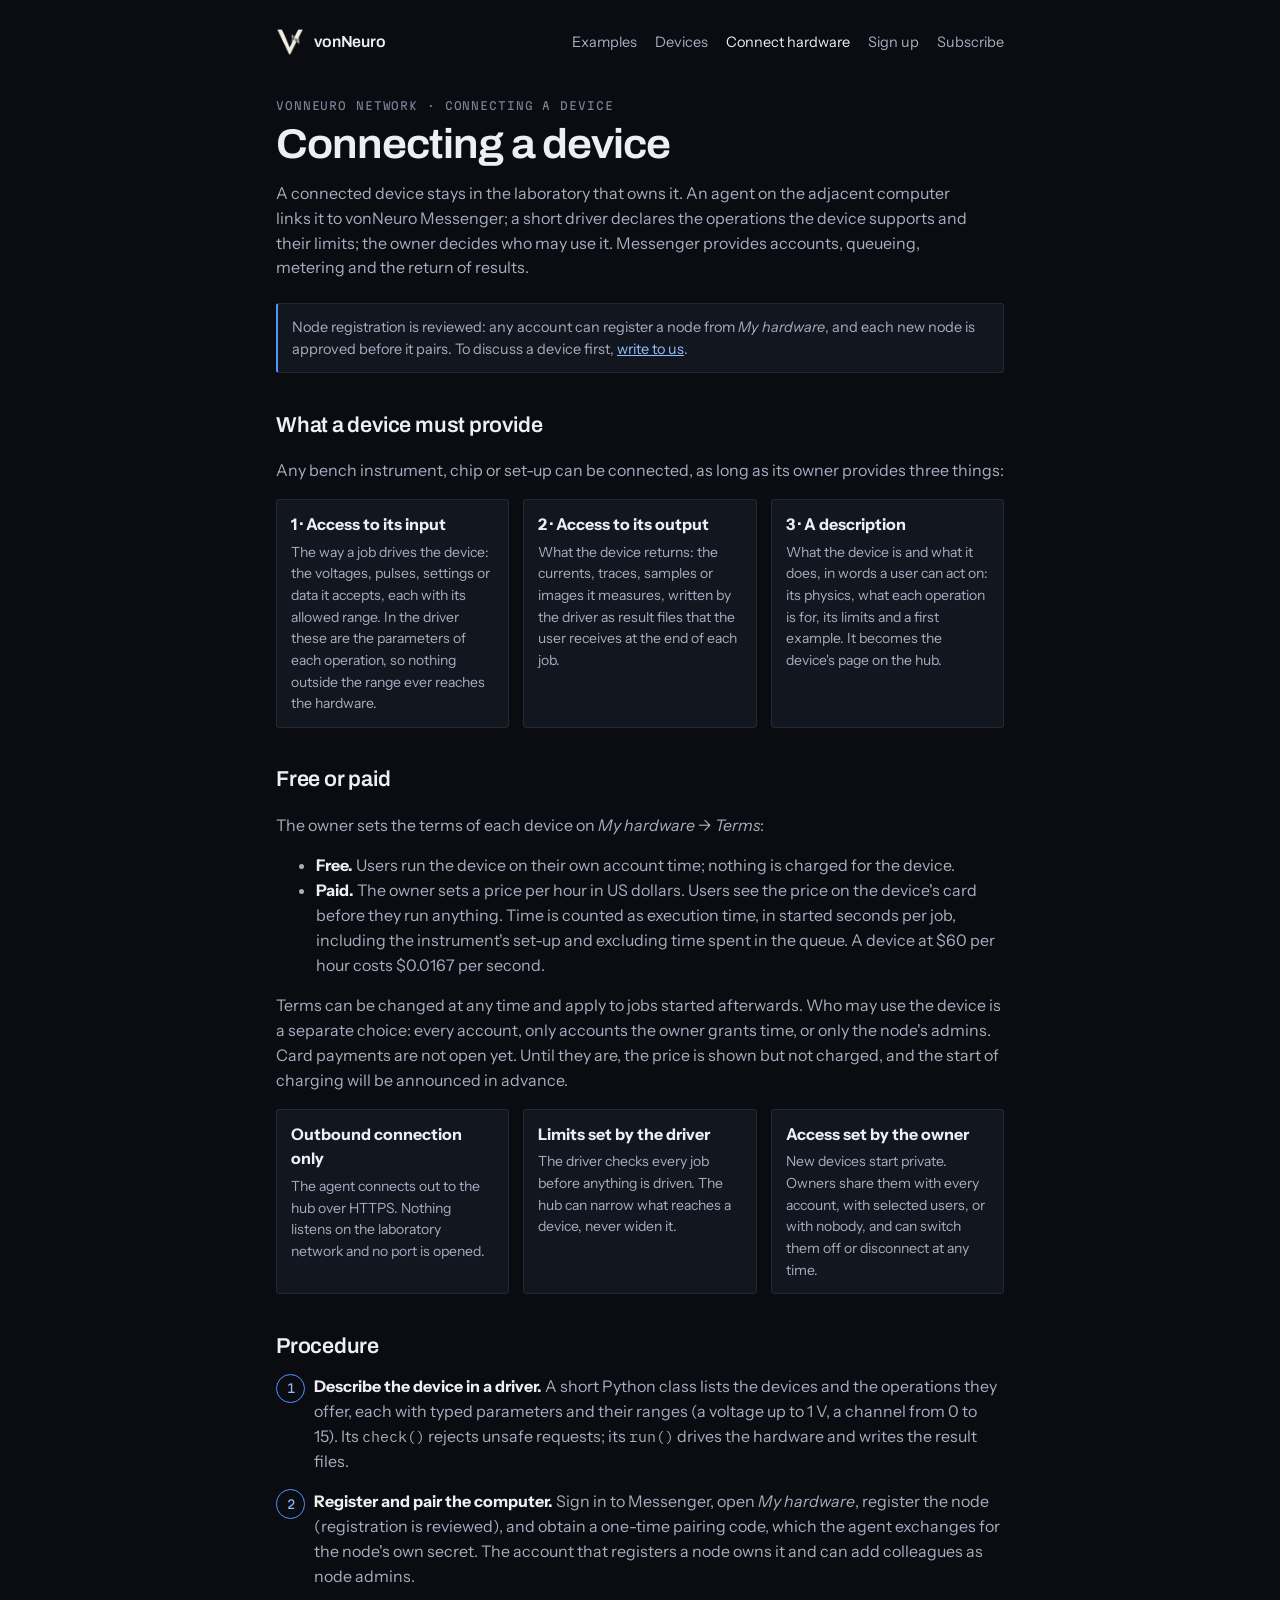
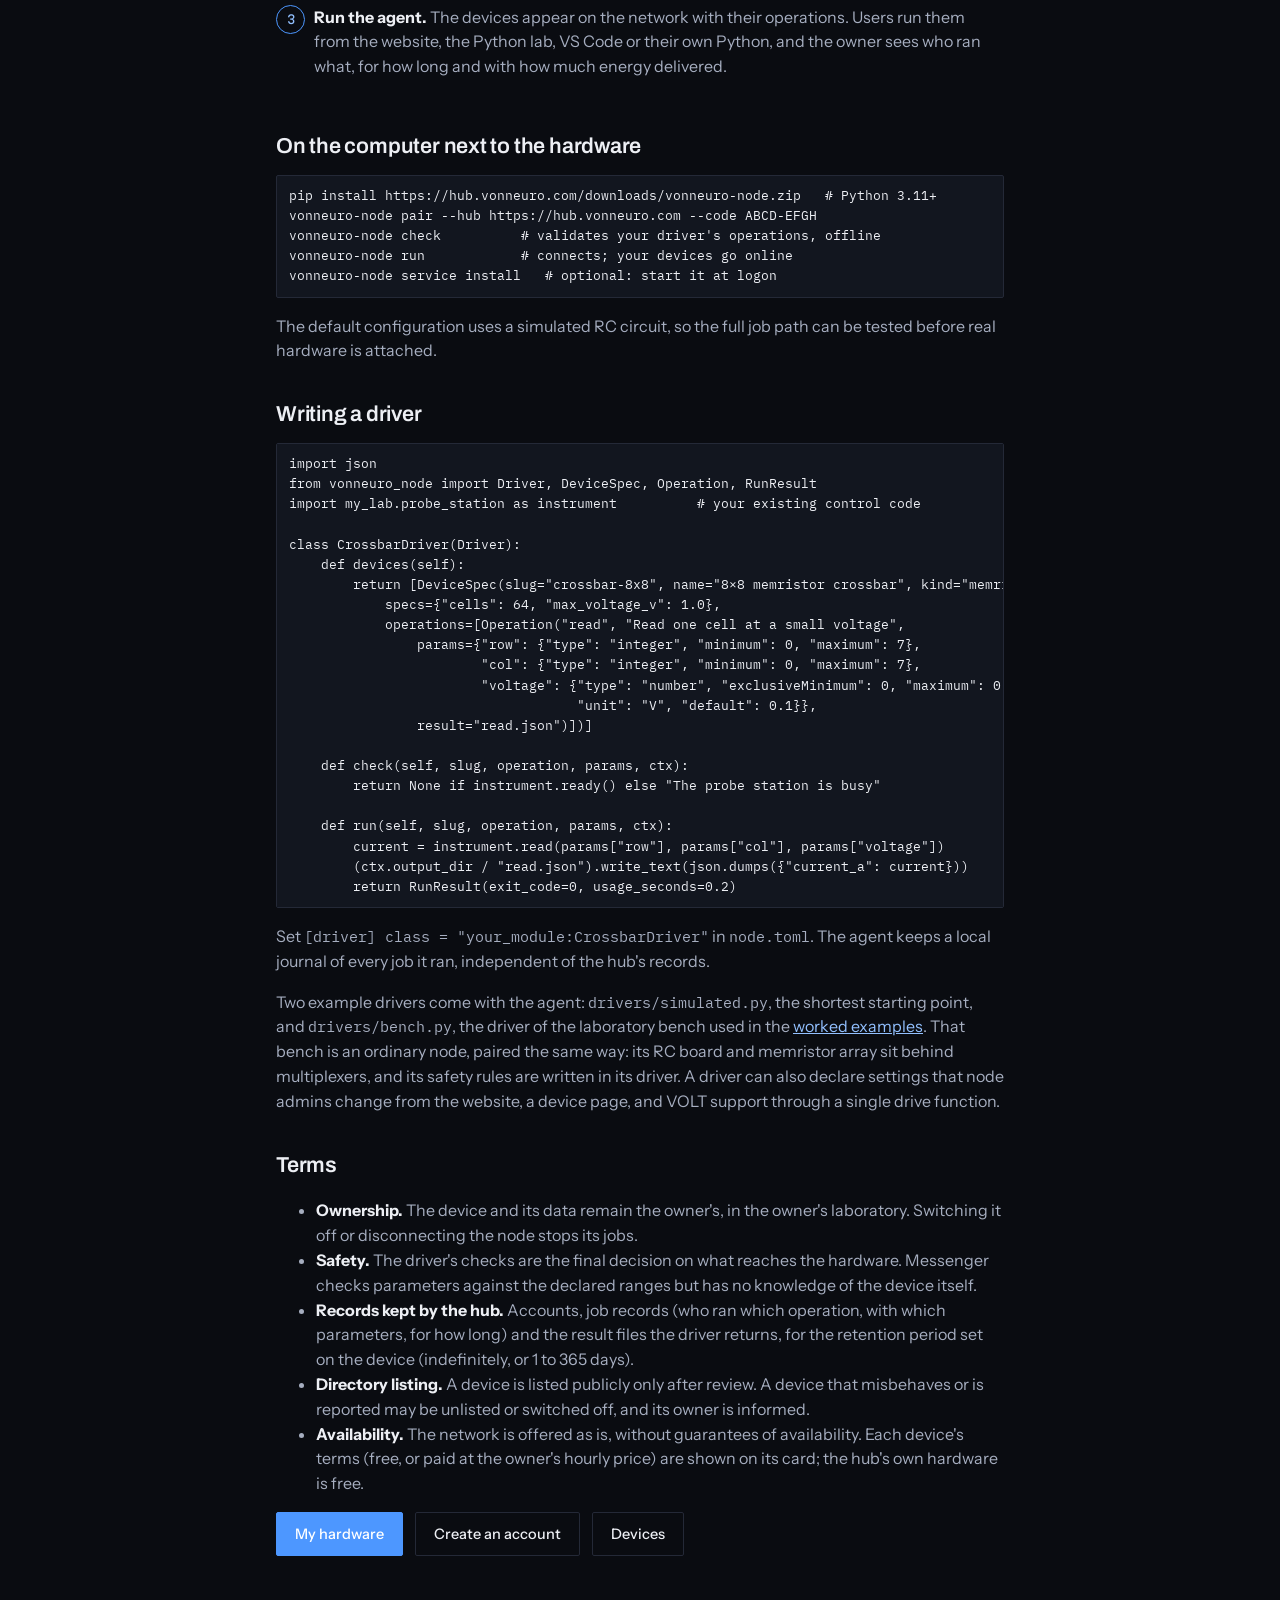
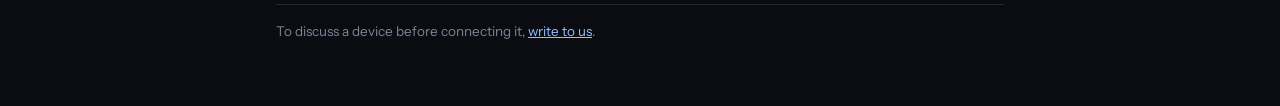
<file: connect.html>
<!doctype html>
<html lang="en">
<head>
<meta charset="utf-8">
<meta name="viewport" content="width=device-width, initial-scale=1">
<title>Connect hardware · vonNeuro</title>
<meta name="description" content="Connecting a physical device to the vonNeuro network: what a device must provide (input, output, description), free or paid terms with an hourly price, an agent on the adjacent computer, a driver that declares operations and limits, and owner-controlled access.">
<link rel="icon" type="image/png" sizes="64x64" href="assets/favicon-64.png">
<link rel="apple-touch-icon" href="assets/apple-touch-icon.png">
<link rel="preconnect" href="https://fonts.googleapis.com">
<link rel="preconnect" href="https://fonts.gstatic.com" crossorigin>
<link href="https://fonts.googleapis.com/css2?family=Archivo:wdth,wght@62..125,400..800&family=IBM+Plex+Mono:wght@400;500&family=Instrument+Sans:wght@400;500;600&family=Martian+Mono:wght@400;600&display=swap" rel="stylesheet">
<link rel="stylesheet" href="assets/network.css">
</head>
<body>
<div class="wrap narrow">
  <header>
    <a class="home" href="./"><img src="assets/vonneuro-mark.png" alt="">vonNeuro</a>
    <nav><a href="./#examples">Examples</a><a href="hardware.html">Devices</a><a href="connect.html" class="on">Connect hardware</a><a href="signup.html">Sign up</a><a href="subscribe.html">Subscribe</a></nav>
  </header>

  <span class="label">vonNeuro network · connecting a device</span>
  <h1>Connecting a device</h1>
  <p class="lede">A connected device stays in the laboratory that owns it. An agent on the adjacent computer links it
    to vonNeuro Messenger; a short driver declares the operations the device supports and their limits; the owner
    decides who may use it. Messenger provides accounts, queueing, metering and the return of results.</p>

  <div class="status">Node registration is reviewed: any account can register a node from <i>My hardware</i>, and
    each new node is approved before it pairs. To discuss a device first,
    <a href="#" class="report">write to us</a>.</div>

  <h2>What a device must provide</h2>
  <p>Any bench instrument, chip or set-up can be connected, as long as its owner provides three things:</p>
  <div class="grid3">
    <div><b>1 · Access to its input</b><p>The way a job drives the device: the voltages, pulses, settings or data it
      accepts, each with its allowed range. In the driver these are the parameters of each operation, so nothing
      outside the range ever reaches the hardware.</p></div>
    <div><b>2 · Access to its output</b><p>What the device returns: the currents, traces, samples or images it
      measures, written by the driver as result files that the user receives at the end of each job.</p></div>
    <div><b>3 · A description</b><p>What the device is and what it does, in words a user can act on: its physics,
      what each operation is for, its limits and a first example. It becomes the device's page on the hub.</p></div>
  </div>

  <h2>Free or paid</h2>
  <p>The owner sets the terms of each device on <i>My hardware</i> → <i>Terms</i>:</p>
  <ul>
    <li><b>Free.</b> Users run the device on their own account time; nothing is charged for the device.</li>
    <li><b>Paid.</b> The owner sets a price per hour in US dollars. Users see the price on the device's card before
      they run anything. Time is counted as execution time, in started seconds per job, including the instrument's
      set-up and excluding time spent in the queue. A device at $60 per hour costs $0.0167 per second.</li>
  </ul>
  <p>Terms can be changed at any time and apply to jobs started afterwards. Who may use the device is a separate
    choice: every account, only accounts the owner grants time, or only the node's admins. Card payments are not open
    yet. Until they are, the price is shown but not charged, and the start of charging will be announced in advance.</p>

  <div class="grid3">
    <div><b>Outbound connection only</b><p>The agent connects out to the hub over HTTPS. Nothing listens on the laboratory network and no port is opened.</p></div>
    <div><b>Limits set by the driver</b><p>The driver checks every job before anything is driven. The hub can narrow what reaches a device, never widen it.</p></div>
    <div><b>Access set by the owner</b><p>New devices start private. Owners share them with every account, with selected users, or with nobody, and can switch them off or disconnect at any time.</p></div>
  </div>

  <h2>Procedure</h2>
  <ol class="steps">
    <li><b>Describe the device in a driver.</b> A short Python class lists the devices and the operations they
      offer, each with typed parameters and their ranges (a voltage up to 1 V, a channel from 0 to 15). Its
      <span class="mono">check()</span> rejects unsafe requests; its <span class="mono">run()</span> drives the hardware and
      writes the result files.</li>
    <li><b>Register and pair the computer.</b> Sign in to Messenger, open <i>My hardware</i>, register the node
      (registration is reviewed), and obtain a one-time pairing code, which the agent exchanges for the node's own
      secret. The account that registers a node owns it and can add colleagues as node admins.</li>
    <li><b>Run the agent.</b> The devices appear on the network with their operations. Users run them from the
      website, the Python lab, VS Code or their own Python, and the owner sees who ran what, for how long and with how
      much energy delivered.</li>
  </ol>

  <h2>On the computer next to the hardware</h2>
  <pre>pip install https://hub.vonneuro.com/downloads/vonneuro-node.zip   # Python 3.11+
vonneuro-node pair --hub https://hub.vonneuro.com --code ABCD-EFGH
vonneuro-node check          # validates your driver's operations, offline
vonneuro-node run            # connects; your devices go online
vonneuro-node service install   # optional: start it at logon</pre>
  <p>The default configuration uses a simulated RC circuit, so the full job path can be tested before real hardware
    is attached.</p>

  <h2>Writing a driver</h2>
  <pre>import json
from vonneuro_node import Driver, DeviceSpec, Operation, RunResult
import my_lab.probe_station as instrument          # your existing control code

class CrossbarDriver(Driver):
    def devices(self):
        return [DeviceSpec(slug="crossbar-8x8", name="8×8 memristor crossbar", kind="memristor",
            specs={"cells": 64, "max_voltage_v": 1.0},
            operations=[Operation("read", "Read one cell at a small voltage",
                params={"row": {"type": "integer", "minimum": 0, "maximum": 7},
                        "col": {"type": "integer", "minimum": 0, "maximum": 7},
                        "voltage": {"type": "number", "exclusiveMinimum": 0, "maximum": 0.3,
                                    "unit": "V", "default": 0.1}},
                result="read.json")])]

    def check(self, slug, operation, params, ctx):
        return None if instrument.ready() else "The probe station is busy"

    def run(self, slug, operation, params, ctx):
        current = instrument.read(params["row"], params["col"], params["voltage"])
        (ctx.output_dir / "read.json").write_text(json.dumps({"current_a": current}))
        return RunResult(exit_code=0, usage_seconds=0.2)</pre>
  <p>Set <span class="mono">[driver] class = "your_module:CrossbarDriver"</span> in <span class="mono">node.toml</span>.
    The agent keeps a local journal of every job it ran, independent of the hub's records.</p>
  <p>Two example drivers come with the agent: <span class="mono">drivers/simulated.py</span>, the shortest starting
    point, and <span class="mono">drivers/bench.py</span>, the driver of the laboratory bench used in the
    <a href="./#examples">worked examples</a>. That bench is an ordinary node, paired the same way: its RC board and
    memristor array sit behind multiplexers, and its safety rules are written in its driver. A driver can also declare
    settings that node admins change from the website, a device page, and VOLT support through a single drive
    function.</p>

  <h2>Terms</h2>
  <ul>
    <li><b>Ownership.</b> The device and its data remain the owner's, in the owner's laboratory. Switching it off or
      disconnecting the node stops its jobs.</li>
    <li><b>Safety.</b> The driver's checks are the final decision on what reaches the hardware. Messenger checks
      parameters against the declared ranges but has no knowledge of the device itself.</li>
    <li><b>Records kept by the hub.</b> Accounts, job records (who ran which operation, with which parameters, for how
      long) and the result files the driver returns, for the retention period set on the device (indefinitely, or 1 to
      365 days).</li>
    <li><b>Directory listing.</b> A device is listed publicly only after review. A device that misbehaves or is
      reported may be unlisted or switched off, and its owner is informed.</li>
    <li><b>Availability.</b> The network is offered as is, without guarantees of availability. Each device's terms
      (free, or paid at the owner's hourly price) are shown on its card; the hub's own hardware is free.</li>
  </ul>

  <div class="actions">
    <a class="btn" href="https://hub.vonneuro.com/my-hardware">My hardware</a>
    <a class="btn btn-ghost" href="signup.html">Create an account</a>
    <a class="btn btn-ghost" href="hardware.html">Devices</a>
  </div>

  <footer>To discuss a device before connecting it, <a href="#" class="report">write to us</a>.</footer>
</div>
<script>
(function () {
  var to = ["fcaravelli", "np.institute"].join("@");   // assembled to keep it away from harvesters
  Array.prototype.forEach.call(document.querySelectorAll("a.report"), function (a) {
    a.href = "mailto:" + to + "?subject=" + encodeURIComponent("Connecting hardware to vonNeuro");
  });
})();
</script>
</body>
</html>
</file>
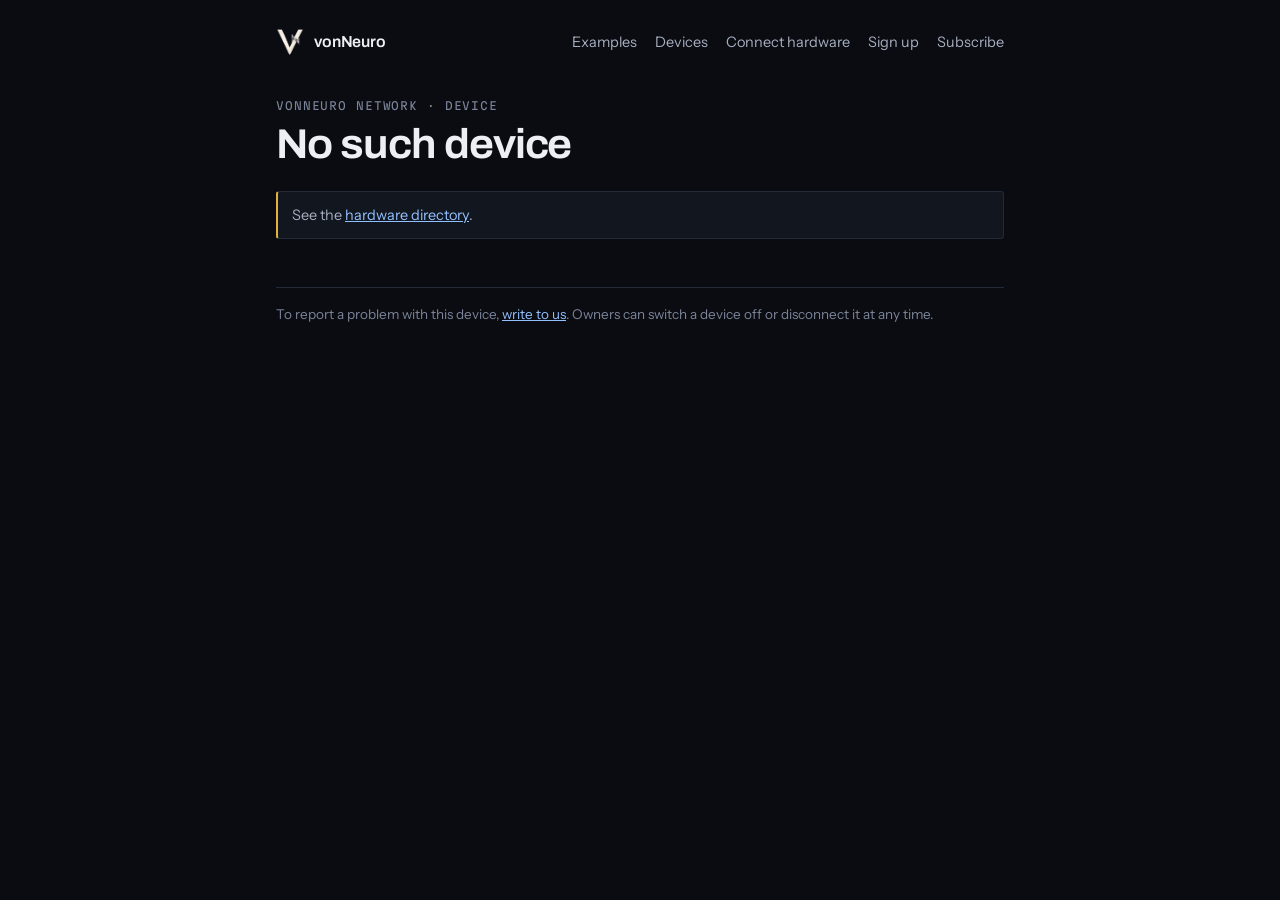
<file: device.html>
<!doctype html>
<html lang="en">
<head>
<meta charset="utf-8">
<meta name="viewport" content="width=device-width, initial-scale=1">
<title>Device · vonNeuro</title>
<meta name="description" content="One device on the vonNeuro network: what it is, the operations it offers and their parameters, and how to run it.">
<link rel="icon" type="image/png" sizes="64x64" href="assets/favicon-64.png">
<link rel="apple-touch-icon" href="assets/apple-touch-icon.png">
<link rel="preconnect" href="https://fonts.googleapis.com">
<link rel="preconnect" href="https://fonts.gstatic.com" crossorigin>
<link href="https://fonts.googleapis.com/css2?family=Archivo:wdth,wght@62..125,400..800&family=IBM+Plex+Mono:wght@400;500&family=Instrument+Sans:wght@400;500;600&family=Martian+Mono:wght@400;600&display=swap" rel="stylesheet">
<link rel="stylesheet" href="assets/network.css">
</head>
<body>
<div class="wrap narrow">
  <header>
    <a class="home" href="./"><img src="assets/vonneuro-mark.png" alt="">vonNeuro</a>
    <nav><a href="./#examples">Examples</a><a href="hardware.html">Devices</a><a href="connect.html">Connect hardware</a><a href="signup.html">Sign up</a><a href="subscribe.html">Subscribe</a></nav>
  </header>

  <span class="label" id="kicker">vonNeuro network · device</span>
  <h1 id="name">Loading…</h1>
  <p class="lede" id="description"></p>
  <div class="status" id="status">Asking the network about this device…</div>

  <div id="body" class="hidden">
    <div class="facts" id="facts"></div>

    <section id="about" class="hidden" style="margin-top:1.5rem; border-top:1px solid var(--line); padding-top:.5rem;"></section>

    <h2>Operations</h2>
    <p>The hub checks every parameter against these ranges before a job is queued; the device's driver checks the
      job again before anything is driven.</p>
    <div id="operations"></div>

    <h2>Running it</h2>
    <pre id="snippet"></pre>
    <p>In the <a href="./#tools">VS Code extension</a> and the browser's Python lab, <span class="mono">client</span> is
      already signed in, so the login lines are not needed.</p>
    <p id="access"></p>

    <h2>Data and usage</h2>
    <p id="retention"></p>
    <p id="usage"></p>
    <div class="actions">
      <a class="btn" href="signup.html">Create an account</a>
      <a class="btn btn-ghost" id="messenger" href="#">Open Messenger</a>
    </div>
  </div>

  <footer>To report a problem with this device, <a href="#" class="report">write to us</a>. Owners can switch a
    device off or disconnect it at any time.</footer>
</div>

<script>
(function () {
  var MESSENGER = "https://hub.vonneuro.com";
  var to = ["fcaravelli", "np.institute"].join("@");   // assembled to keep it away from harvesters
  var ref = new URLSearchParams(location.search).get("ref") || "";
  Array.prototype.forEach.call(document.querySelectorAll("a.report"), function (a) {
    a.href = "mailto:" + to + "?subject=" + encodeURIComponent("vonNeuro device report: " + ref);
  });
  document.getElementById("messenger").href = MESSENGER + "/dashboard";
  function esc(v) { return String(v == null ? "" : v).replace(/[&<>"']/g, function (c) { return {"&":"&amp;","<":"&lt;",">":"&gt;",'"':"&quot;","'":"&#39;"}[c]; }); }
  function range(p) {
    var parts = [];
    if (p.enum) return p.enum.map(esc).join(" · ");
    var lo = p.minimum != null ? "≥ " + p.minimum : p.exclusiveMinimum != null ? "> " + p.exclusiveMinimum : "";
    var hi = p.maximum != null ? "≤ " + p.maximum : p.exclusiveMaximum != null ? "< " + p.exclusiveMaximum : "";
    if (lo) parts.push(lo); if (hi) parts.push(hi);
    if (p.maxLength) parts.push("≤ " + p.maxLength + " bytes");
    if (p.maxProperties) parts.push("≤ " + p.maxProperties + " entries");
    return esc(parts.join(", ")) + (p.unit ? " " + esc(p.unit) : "");
  }
  function example(op) {
    var params = op.params || {};
    var args = Object.keys(params).filter(function (k) { return !("default" in params[k]); }).map(function (k) {
      var p = params[k]; var v = p.type === "integer" ? (p.minimum || 0) : p.type === "number" ? (p.maximum || 1) / 2 : p.type === "string" ? '"..."' : p.type === "object" ? "{}" : "True";
      return k + "=" + v;
    });
    return "device.run(" + JSON.stringify(op.name) + (args.length ? ", " + args.join(", ") : "") + ")";
  }
  var status = document.getElementById("status");
  if (!/^[A-Za-z0-9_.\-]+\/[a-z0-9][a-z0-9_\-]*$/.test(ref)) {
    document.getElementById("name").textContent = "No such device";
    status.className = "status off"; status.innerHTML = 'See the <a href="hardware.html">hardware directory</a>.';
    return;
  }
  fetch(MESSENGER + "/api/public/devices/" + ref, {headers: {"ngrok-skip-browser-warning": "1"}})
    .then(function (r) { if (r.status === 404) throw new Error("missing"); if (!r.ok) throw new Error(r.status); return r.json(); })
    .then(function (d) {
      document.title = d.name + " · vonNeuro";
      document.getElementById("kicker").textContent = "vonNeuro network · " + d.ref;
      document.getElementById("name").textContent = d.name;
      document.getElementById("description").textContent = d.description || "";
      status.className = "status " + (d.status === "online" ? "ok" : "off");
      status.innerHTML = '<span class="dot ' + esc(d.status) + '">' + esc(d.status) + '</span> &nbsp;' +
        (d.status === "online" ? "Node connected; jobs run in order of arrival."
          : d.status === "restricted" ? "Restricted: currently only its node's admins can run it."
          : "Node not connected; queued jobs wait until it reconnects.");
      var specs = d.specs || {};
      document.getElementById("facts").innerHTML = ['<span class="fact">kind ' + esc(d.kind) + '</span>', '<span class="fact">owner ' + esc(d.owner) + '</span>']
        .concat(Object.keys(specs).filter(function (k) { return specs[k] != null && typeof specs[k] !== "object"; }).map(function (k) {
          var unit = "", name = k, units = {_v: " V", _hz: " Hz", _s: " s", _ohm: " Ω", _j: " J", _a: " A"};
          Object.keys(units).forEach(function (s) { if (k.slice(-s.length) === s) { unit = units[s]; name = k.slice(0, -s.length); } });
          return '<span class="fact">' + esc(name.replace(/_/g, " ")) + " " + esc(specs[k]) + esc(unit) + '</span>'; })).join("");
      if (d.page_html) {   // the device's page, written by its node's admins; sanitized by the hub
        var about = document.getElementById("about");
        about.innerHTML = d.page_html;
        about.classList.remove("hidden");
      }
      var ops = d.operations || [];
      document.getElementById("operations").innerHTML = ops.length ? ops.map(function (op) {
        var params = op.params || {};
        return '<h3><code>' + esc(op.name) + '</code></h3><p>' + esc(op.summary) + (op.estimate ? ' Expected time: <span class="mono">' + esc(op.estimate) + '</span> s.' : '') + '</p>' +
          '<table><tr><th>Parameter</th><th>Type</th><th>Allowed</th><th>Default</th></tr>' +
          Object.keys(params).map(function (k) { var p = params[k];
            return '<tr><td><code>' + esc(k) + '</code>' + (p.description ? '<br><span style="color:var(--txt-soft);font-size:12.5px">' + esc(p.description) + '</span>' : '') +
              '</td><td>' + esc(p.type) + '</td><td>' + range(p) + '</td><td>' + ("default" in p ? '<code>' + esc(JSON.stringify(p.default)) + '</code>' : 'required') + '</td></tr>'; }).join("") +
          '</table>';
      }).join("") : '<p>This device is used through its own page in Messenger rather than through operations.</p>';
      document.getElementById("snippet").textContent =
        'from vonneuro_messenger import MessengerClient\nc = MessengerClient("' + MESSENGER + '")\nc.login("you", "your-password")\n\n' +
        'device = c.device("' + d.ref + '")\n' + (ops.length ? 'data = ' + example(ops[0]) : 'print(device)');
      document.getElementById("access").innerHTML = d.visibility === "approved"
        ? "<b>Access is granted by the owner.</b> Request time with <span class=\"mono\">device.request_access(hours, reason)</span>; time granted applies to this device only."
        : "Any signed-in account can run it, using the account's hardware time (one hour per week, more on request).";
      document.getElementById("retention").textContent = d.retention_days
        ? "Result files of finished jobs are deleted after " + d.retention_days + " day" + (d.retention_days === 1 ? "" : "s") + "; download what you want to keep."
        : "Result files are kept with your job until you delete them.";
      var u = d.usage_30d || {};
      document.getElementById("usage").textContent = "Last 30 days: " + (u.jobs || 0) + " finished job" + (u.jobs === 1 ? "" : "s") + ", " +
        ((u.seconds || 0) / 60).toFixed(1) + " minutes of hardware time" + (u.energy_j ? ", " + (u.energy_j * 1e9).toFixed(1) + " nJ delivered to the device." : ".");
      document.getElementById("body").classList.remove("hidden");
    })
    .catch(function (error) {
      document.getElementById("name").textContent = error.message === "missing" ? "No such device" : "Device";
      status.className = "status off";
      status.innerHTML = error.message === "missing"
        ? 'This device is not listed. See the <a href="hardware.html">hardware directory</a>.'
        : "The hub is not reachable at the moment; this page loads again when it is.";
    });
})();
</script>
</body>
</html>
</file>
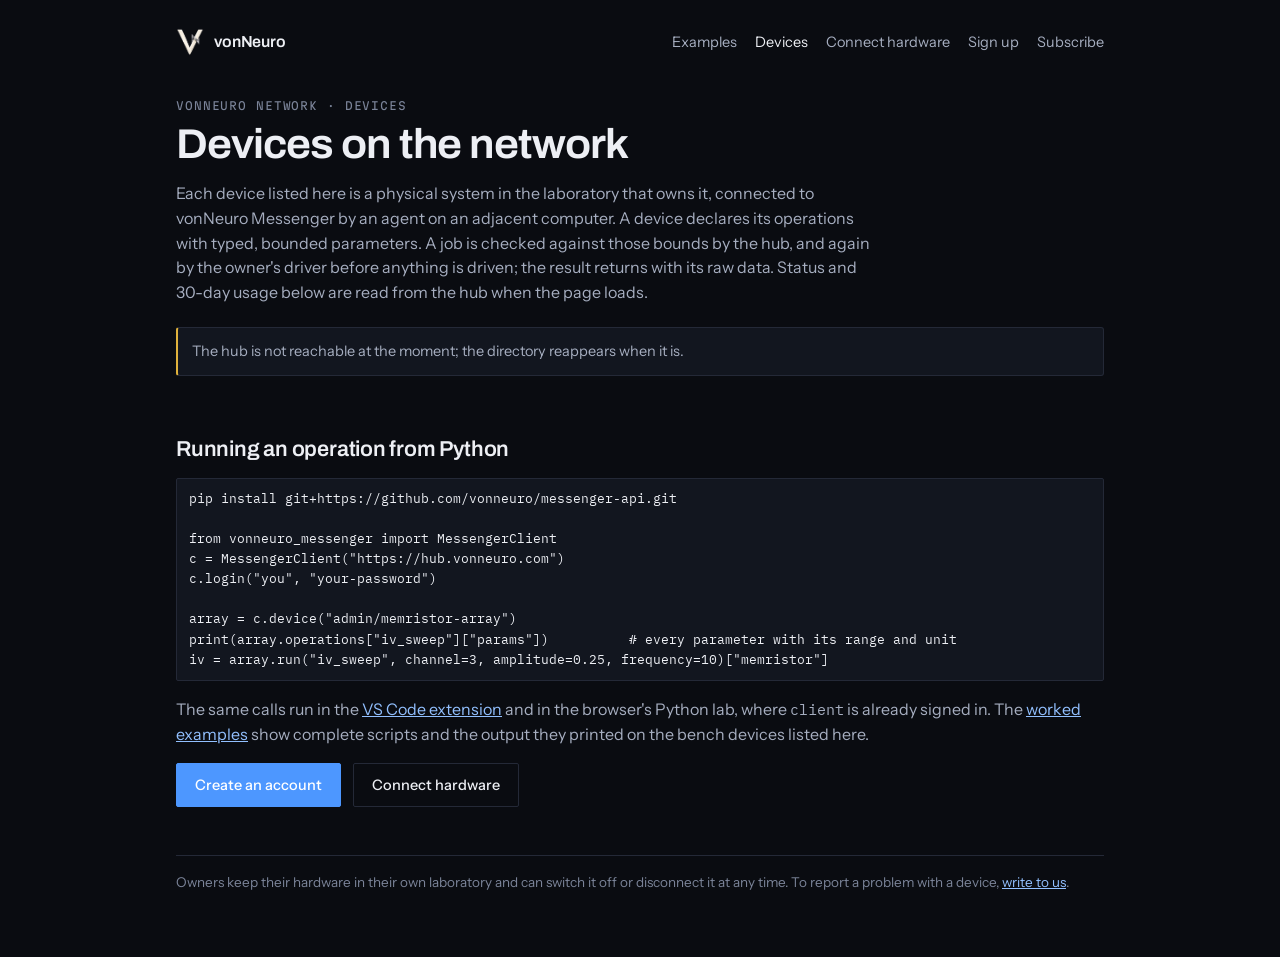
<file: hardware.html>
<!doctype html>
<html lang="en">
<head>
<meta charset="utf-8">
<meta name="viewport" content="width=device-width, initial-scale=1">
<title>Devices · vonNeuro</title>
<meta name="description" content="Devices on the vonNeuro network: memristors, RC circuits, p-bit samplers and other physical hardware, each with its declared operations, live status and 30-day usage.">
<link rel="icon" type="image/png" sizes="64x64" href="assets/favicon-64.png">
<link rel="apple-touch-icon" href="assets/apple-touch-icon.png">
<link rel="preconnect" href="https://fonts.googleapis.com">
<link rel="preconnect" href="https://fonts.gstatic.com" crossorigin>
<link href="https://fonts.googleapis.com/css2?family=Archivo:wdth,wght@62..125,400..800&family=IBM+Plex+Mono:wght@400;500&family=Instrument+Sans:wght@400;500;600&family=Martian+Mono:wght@400;600&display=swap" rel="stylesheet">
<link rel="stylesheet" href="assets/network.css">
</head>
<body>
<div class="wrap">
  <header>
    <a class="home" href="./"><img src="assets/vonneuro-mark.png" alt="">vonNeuro</a>
    <nav><a href="./#examples">Examples</a><a href="hardware.html" class="on">Devices</a><a href="connect.html">Connect hardware</a><a href="signup.html">Sign up</a><a href="subscribe.html">Subscribe</a></nav>
  </header>

  <span class="label">vonNeuro network · devices</span>
  <h1>Devices on the network</h1>
  <p class="lede">Each device listed here is a physical system in the laboratory that owns it, connected to vonNeuro
    Messenger by an agent on an adjacent computer. A device declares its operations with typed, bounded parameters.
    A job is checked against those bounds by the hub, and again by the owner's driver before anything is driven; the
    result returns with its raw data. Status and 30-day usage below are read from the hub when the page loads.</p>

  <div class="status" id="status">Asking the network which devices are online…</div>
  <div class="cards" id="cards"></div>

  <h2>Running an operation from Python</h2>
  <pre>pip install git+https://github.com/vonneuro/messenger-api.git

from vonneuro_messenger import MessengerClient
c = MessengerClient("https://hub.vonneuro.com")
c.login("you", "your-password")

array = c.device("admin/memristor-array")
print(array.operations["iv_sweep"]["params"])          # every parameter with its range and unit
iv = array.run("iv_sweep", channel=3, amplitude=0.25, frequency=10)["memristor"]</pre>
  <p>The same calls run in the <a href="./#tools">VS Code extension</a> and in the browser's Python lab, where
    <span class="mono">client</span> is already signed in. The <a href="./#examples">worked examples</a> show complete
    scripts and the output they printed on the bench devices listed here.</p>
  <div class="actions">
    <a class="btn" href="signup.html">Create an account</a>
    <a class="btn btn-ghost" href="connect.html">Connect hardware</a>
  </div>

  <footer>Owners keep their hardware in their own laboratory and can switch it off or disconnect it at any time.
    To report a problem with a device, <a href="#" class="report">write to us</a>.</footer>
</div>

<script>
(function () {
  var MESSENGER = "https://hub.vonneuro.com";
  var to = ["fcaravelli", "np.institute"].join("@");   // assembled to keep it away from harvesters
  Array.prototype.forEach.call(document.querySelectorAll("a.report"), function (a) { a.href = "mailto:" + to + "?subject=" + encodeURIComponent("vonNeuro device report"); });
  function esc(v) { return String(v == null ? "" : v).replace(/[&<>"']/g, function (c) { return {"&":"&amp;","<":"&lt;",">":"&gt;",'"':"&quot;","'":"&#39;"}[c]; }); }
  var UNITS = {_v: " V", _hz: " Hz", _s: " s", _ohm: " Ω", _j: " J", _a: " A"};
  function fact(key, value) {
    if (value == null || typeof value === "object") return "";
    var unit = "", name = key;
    Object.keys(UNITS).forEach(function (s) { if (key.slice(-s.length) === s) { unit = UNITS[s]; name = key.slice(0, -s.length); } });
    return '<span class="fact">' + esc(name.replace(/_/g, " ")) + " " + esc(value) + esc(unit) + "</span>";
  }
  function minutes(s) { return s >= 3600 ? (s / 3600).toFixed(1) + " h" : s >= 60 ? Math.round(s / 60) + " min" : Math.round(s) + " s"; }

  var status = document.getElementById("status");
  fetch(MESSENGER + "/api/public/devices", {headers: {"ngrok-skip-browser-warning": "1"}})
    .then(function (r) { if (!r.ok) throw new Error(r.status); return r.json(); })
    .then(function (data) {
      var devices = data.devices || [];
      var online = devices.filter(function (d) { return d.status === "online"; }).length;
      status.className = "status ok";
      status.textContent = devices.length + " device" + (devices.length === 1 ? "" : "s") + " on the network, " + online + " online now.";
      document.getElementById("cards").innerHTML = devices.map(function (d) {
        var specs = d.specs || {};
        var u = d.usage_30d || {};
        var access = d.visibility === "approved" ? '<span class="pill">owner grants time</span>' : "";
        return '<div class="card">' +
          '<div style="display:flex;justify-content:space-between;gap:8px;align-items:center"><span class="dot ' + esc(d.status) + '">' + esc(d.status) + '</span>' + access + '</div>' +
          '<h3><a href="device.html?ref=' + encodeURIComponent(d.ref) + '">' + esc(d.name) + '</a></h3>' +
          '<span class="ref">' + esc(d.ref) + ' · ' + esc(d.kind) + '</span>' +
          (d.description ? '<p>' + esc(d.description) + '</p>' : '') +
          '<div class="facts">' + Object.keys(specs).map(function (k) { return fact(k, specs[k]); }).join("") + '</div>' +
          '<p>' + ((d.operations || []).map(function (op) { return '<code>' + esc(op.name) + '</code>'; }).join(" ") || '<span style="color:var(--txt-soft)">Used through its own page in Messenger</span>') + '</p>' +
          '<div class="usage">Last 30 days: ' + (u.jobs || 0) + ' job' + (u.jobs === 1 ? '' : 's') + ', ' + minutes(u.seconds || 0) + ' of hardware time</div>' +
          '</div>';
      }).join("");
    })
    .catch(function () {
      status.className = "status off";
      status.textContent = "The hub is not reachable at the moment; the directory reappears when it is.";
    });
})();
</script>
</body>
</html>
</file>
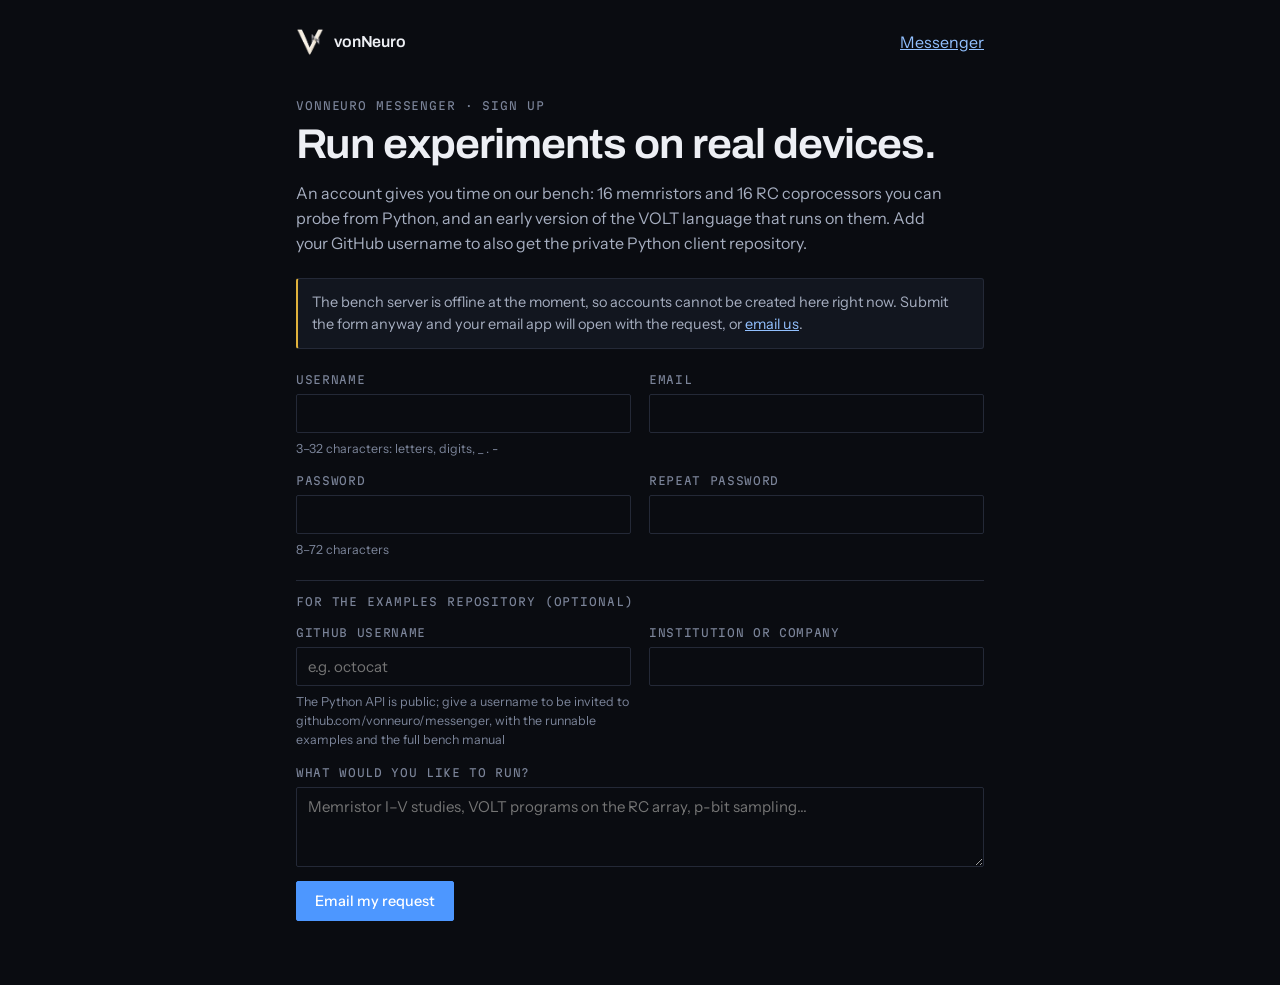
<file: signup.html>
<!doctype html>
<html lang="en">
<head>
<meta charset="utf-8">
<meta name="viewport" content="width=device-width, initial-scale=1">
<title>Sign up · vonNeuro Messenger</title>
<meta name="description" content="Create a vonNeuro Messenger account and request the Python client to run experiments on our memristor and RC bench.">
<link rel="icon" type="image/png" sizes="64x64" href="assets/favicon-64.png">
<link rel="apple-touch-icon" href="assets/apple-touch-icon.png">
<link rel="preconnect" href="https://fonts.googleapis.com">
<link rel="preconnect" href="https://fonts.gstatic.com" crossorigin>
<link href="https://fonts.googleapis.com/css2?family=Archivo:wdth,wght@62..125,400..800&family=IBM+Plex+Mono:wght@400;500&family=Instrument+Sans:wght@400;500;600&family=Martian+Mono:wght@400;600&display=swap" rel="stylesheet">
<style>
:root{
  --bg:#0A0C11; --panel:#12161F; --line:#242937; --txt:#EDEFF4; --txt-mid:#A6AEC0; --txt-soft:#7B8499;
  --arc:#4D97FF; --arc-2:#92C0FF; --arc-dim:#4D97FF22; --ok:#5FD4C4; --heat:#E0B23C;
  --f-display:"Archivo","Helvetica Neue",Arial,sans-serif; --f-body:"Instrument Sans","Segoe UI",system-ui,sans-serif;
  --f-label:"Martian Mono",ui-monospace,monospace; --f-code:"IBM Plex Mono",ui-monospace,"SF Mono",Menlo,monospace;
}
*{box-sizing:border-box}
html,body{margin:0;background:var(--bg);color:var(--txt);font-family:var(--f-body);font-size:16px;line-height:1.55}
a{color:var(--arc-2)}
.wrap{max-width:720px;margin:0 auto;padding:28px 16px 64px}
header{display:flex;align-items:center;justify-content:space-between;margin-bottom:36px}
header a.home{display:flex;align-items:center;gap:10px;color:var(--txt);text-decoration:none;font-family:var(--f-display);font-weight:600;letter-spacing:-.01em}
header img{width:28px;height:28px}
.label{font-family:var(--f-label);font-size:11px;letter-spacing:.08em;text-transform:uppercase;color:var(--txt-soft)}
h1{font-family:var(--f-display);font-weight:650;font-variation-settings:"wdth" 104;font-size:clamp(1.9rem,4.6vw,2.6rem);letter-spacing:-.025em;line-height:1.1;margin:.35rem 0 .8rem}
.lede{color:var(--txt-mid);margin:0 0 1.4rem;max-width:60ch}
.status{border:1px solid var(--line);border-left:2px solid var(--arc);background:var(--panel);border-radius:3px;padding:12px 14px;font-size:14.5px;color:var(--txt-mid);margin-bottom:22px}
.status.ok{border-left-color:var(--ok)} .status.off{border-left-color:var(--heat)}
form{display:grid;grid-template-columns:repeat(2,minmax(0,1fr));gap:14px 18px}
label{display:flex;flex-direction:column;gap:6px;min-width:0;font-family:var(--f-label);font-size:11px;letter-spacing:.06em;text-transform:uppercase;color:var(--txt-soft)}
label .hint{font-family:var(--f-body);font-size:12.5px;letter-spacing:0;text-transform:none;color:var(--txt-soft)}
input,textarea{width:100%;font-family:var(--f-body);font-size:15px;color:var(--txt);background:var(--bg);border:1px solid var(--line);border-radius:2px;padding:9px 11px}
textarea{min-height:80px;resize:vertical}
input:focus,textarea:focus{outline:none;border-color:var(--arc);box-shadow:0 0 0 3px var(--arc-dim)}
.wide{grid-column:1/-1}
.sep{grid-column:1/-1;border-top:1px solid var(--line);margin:6px 0 0;padding-top:12px}
.actions{grid-column:1/-1;display:flex;flex-wrap:wrap;align-items:center;gap:14px}
.btn{display:inline-flex;align-items:center;justify-content:center;font-family:var(--f-body);font-size:14.5px;font-weight:500;padding:10px 18px;border-radius:2px;border:1px solid var(--arc);background:var(--arc);color:#fff;cursor:pointer;text-decoration:none}
.btn:hover{background:#60A1FF;border-color:#60A1FF}
.btn[disabled]{opacity:.55;cursor:default}
.btn-ghost{background:transparent;color:var(--txt);border-color:var(--line)}
.error{color:#FF9C8A;font-size:14px;margin:0}
.note{color:var(--txt-soft);font-size:13.5px;margin:0}
.done{border:1px solid var(--line);border-left:2px solid var(--ok);background:var(--panel);border-radius:3px;padding:20px 22px}
.done h2{font-family:var(--f-display);font-weight:600;font-size:1.3rem;margin:0 0 .6rem}
.done ol{padding-left:1.2rem;margin:.4rem 0 0;color:var(--txt-mid)} .done li{margin:.5rem 0}
pre{font-family:var(--f-code);font-size:13px;background:var(--bg);border:1px solid var(--line);border-radius:2px;padding:10px 12px;overflow-x:auto;color:var(--txt);margin:.5rem 0 0}
.mono{font-family:var(--f-code);font-size:.92em}
.hidden{display:none}
.plans{display:grid;grid-template-columns:minmax(0,1fr);max-width:480px;gap:14px;margin:12px 0 12px}
.future{color:var(--txt-mid);font-size:14px;max-width:480px;margin:0 0 18px}
.plan{display:flex;flex-direction:column;gap:8px;border:1px solid var(--line);background:var(--panel);border-radius:3px;padding:16px}
.plan h2{font-family:var(--f-display);font-weight:600;font-size:1.2rem;margin:0}
.plan p{color:var(--txt-mid);font-size:14.5px;margin:0;flex:1}
.plan .btn{align-self:stretch}
.plan.free{border-color:var(--arc)}
.donate{display:flex;gap:8px;align-items:stretch}
.donate .btn{flex:1;min-width:0;background:transparent;color:var(--txt);border-color:var(--line)}
.donate-help{flex:none;width:36px;background:none;border:1px solid var(--line);border-radius:2px;color:var(--txt-mid);font-family:var(--f-body);font-weight:600;cursor:pointer}
.donate-help:hover,.donate-help[aria-expanded="true"]{border-color:var(--arc);color:var(--txt)}
.donate-why{grid-column:1/-1;margin:0;border:1px solid var(--line);border-left:2px solid var(--arc);background:var(--panel);border-radius:3px;padding:12px 14px;font-size:14px;color:var(--txt-mid)}
@media (max-width:640px){ form,.plans{grid-template-columns:1fr} .plan.free{order:-2} .donate-why{order:-1} }
</style>
</head>
<body>
<div class="wrap">
  <header>
    <a class="home" href="./"><img src="assets/vonneuro-mark.png" alt="">vonNeuro</a>
    <a href="./#messenger">Messenger</a>
  </header>

  <span class="label">vonNeuro Messenger · sign up</span>
  <h1>Run experiments on real devices.</h1>
  <p class="lede">An account gives you time on our bench: 16 memristors and 16 RC coprocessors you can
    probe from Python, and an early version of the VOLT language that runs on them. Add your GitHub
    username to also get the private Python client repository.</p>

  <div class="status" id="status">Checking that the bench server is online…</div>

  <form id="signup" novalidate>
    <label>Username<input name="username" autocomplete="username" required minlength="3" maxlength="32"
      pattern="[A-Za-z0-9_.\-]+"><span class="hint">3–32 characters: letters, digits, _ . -</span></label>
    <label>Email<input name="email" type="email" autocomplete="email" required></label>
    <label>Password<input name="password" type="password" autocomplete="new-password" required minlength="8" maxlength="72"><span class="hint">8–72 characters</span></label>
    <label>Repeat password<input name="password2" type="password" autocomplete="new-password" required minlength="8" maxlength="72"></label>
    <div class="sep label">For the examples repository (optional)</div>
    <label>GitHub username<input name="github" autocomplete="off" maxlength="39" pattern="[A-Za-z0-9](?:-?[A-Za-z0-9])*" placeholder="e.g. octocat"><span class="hint">The Python API is public; give a username to be invited to github.com/vonneuro/messenger, with the runnable examples and the full bench manual</span></label>
    <label>Institution or company<input name="affiliation" autocomplete="organization"></label>
    <label class="wide">What would you like to run?<textarea name="purpose" maxlength="450"
      placeholder="Memristor I–V studies, VOLT programs on the RC array, p-bit sampling…"></textarea></label>
    <div class="actions">
      <button class="btn" type="submit" id="submit">Continue</button>
      <p class="error" id="error" role="alert"></p>
    </div>
  </form>

  <div class="hidden" id="step-plan">
    <span class="label">Choose a plan</span>
    <div class="plans">
      <div class="plan free">
        <h2>Free</h2>
        <p><span id="plan-time">1 hour</span> of free bench time per week.</p>
        <button class="btn" type="button" id="choose-free">Choose Free</button>
        <div class="donate">
          <button class="btn" type="button" disabled>Donate to the Institute for Nonequilibrium Phenomena (np.institute)</button>
          <button class="donate-help" type="button" id="donate-help" aria-label="Why donate?" aria-expanded="false" aria-controls="donate-why">?</button>
        </div>
      </div>
      <p class="donate-why hidden" id="donate-why">Support free research in physical AI, nonequilibrium systems across
        physical and biological systems, nonequilibrium thermodynamics, energy efficiency and AI. Click to support the
        <a href="https://np.institute" target="_blank" rel="noopener">institute</a> with as little as 50¢: each click adds
        50 cents. vonNeuro is a spin-off of INeP, the Institute for Nonequilibrium Phenomena. Donations are not open yet.</p>
    </div>
    <p class="future">Every account is on the Free plan. In the future we may also offer time on D-Wave quantum annealers.</p>
    <button class="btn btn-ghost" type="button" id="plan-back">Back</button>
  </div>

  <div class="done hidden" id="done">
    <h2>Welcome, <span id="done-name"></span>.</h2>
    <p class="note">Your account is ready, with <span id="done-time">1 hour</span> of bench time per week.</p>
    <ol>
      <li><b>Sign in</b> to the dashboard: <a id="done-login" href="#">Messenger login</a>. The same account works from Python and in the game.</li>
      <li><b>Install the Python API</b> (public, Python 3.11 or newer) and sweep your first memristor:
        <pre>pip install git+https://github.com/vonneuro/messenger-api.git

from vonneuro_messenger import MessengerClient
c = MessengerClient("https://hub.vonneuro.com")
c.login("<span id="done-user"></span>", "your-password")
iv = c.memristor_array(3, amplitude=0.25)["memristor"]</pre>
        Its <a href="https://github.com/vonneuro/messenger-api" rel="noopener">README</a> lists every method. No Python
        installed? The <a href="https://hub.vonneuro.com/python">Python lab</a> runs the same code in your browser.</li>
      <li id="done-github"><b>Watch your email for GitHub's invitation</b> to <span class="mono">vonneuro/messenger</span> (for <span id="done-gh"></span>),
        the repository with the runnable examples and the full bench manual. We send it by hand, usually within a working day.</li>
      <li><b>Need more than your weekly hour?</b> Ask from <i>Usage</i> on the dashboard.</li>
    </ol>
  </div>
</div>

<script>
(function () {
  var MESSENGER = "https://hub.vonneuro.com";
  var to = ["fcaravelli", "np.institute"].join("@");  // assembled to keep it away from harvesters
  var form = document.getElementById("signup"), status = document.getElementById("status");
  var error = document.getElementById("error"), submit = document.getElementById("submit");
  var plan = document.getElementById("step-plan"), chooseFree = document.getElementById("choose-free");
  var online = false;

  function setStatus(text, kind) { status.innerHTML = text; status.className = "status " + (kind || ""); }
  function hours(seconds) { return seconds >= 3600 ? (seconds / 3600) + " hour" + (seconds === 3600 ? "" : "s") : (seconds / 60) + " minutes"; }

  // Is the bench server up? It answers /api/billing/pricing to anyone, cross-site allowed.
  var probe = window.AbortController ? new AbortController() : null;
  var timer = setTimeout(function () { if (probe) probe.abort(); }, 6000);
  fetch(MESSENGER + "/api/billing/pricing", {signal: probe && probe.signal, headers: {"ngrok-skip-browser-warning": "1"}})
    .then(function (r) { return r.json(); })
    .then(function (p) {
      clearTimeout(timer);
      online = true;
      document.getElementById("done-time").textContent = hours(p.trial_seconds);
      document.getElementById("plan-time").textContent = hours(p.trial_seconds);
      setStatus("The bench server is online. Each account gets " + hours(p.trial_seconds) + " of bench time per week, and more on request.", "ok");
    })
    .catch(function () {
      clearTimeout(timer);
      setStatus("The bench server is offline at the moment, so accounts cannot be created here right now. " +
        "Submit the form anyway and your email app will open with the request, or <a href=\"mailto:" + to + "\">email us</a>.", "off");
      submit.textContent = "Email my request";
    });

  function emailRequest(f, purpose) {
    var body = ["Please create my vonNeuro Messenger account" + (f.github.value.trim() ? " and invite me to github.com/vonneuro/messenger." : "."), "",
      "Preferred username: " + f.username.value.trim(), "Email: " + f.email.value.trim(),
      "GitHub username: " + (f.github.value.trim() || "-"), "What I would like to run: " + (purpose || "-")].join("\n");
    window.location.href = "mailto:" + to + "?subject=" + encodeURIComponent("vonNeuro Messenger sign-up: " + f.username.value.trim()) +
      "&body=" + encodeURIComponent(body);
  }

  function purposeOf(f) {
    var purpose = f.purpose.value.trim();
    if (f.affiliation.value.trim()) purpose = (purpose ? purpose + " " : "") + "(" + f.affiliation.value.trim() + ")";
    return purpose;
  }

  function showStep(toPlan) {
    plan.classList.toggle("hidden", !toPlan);
    form.classList.toggle("hidden", toPlan);
    status.classList.toggle("hidden", toPlan);
  }

  // A refused or failed sign-up goes back to the form, where the details can be corrected.
  function backToForm(message) {
    showStep(false);
    error.innerHTML = message;
    chooseFree.disabled = false;
    chooseFree.textContent = "Choose Free";
  }

  form.addEventListener("submit", function (event) {
    event.preventDefault();
    error.textContent = "";
    var f = form.elements;
    if (!form.checkValidity()) { form.reportValidity(); return; }
    if (f.password.value !== f.password2.value) { error.textContent = "The two passwords differ."; return; }
    if (!online) { emailRequest(f, purposeOf(f)); return; }
    showStep(true);
  });

  document.getElementById("plan-back").addEventListener("click", function () { showStep(false); });
  document.getElementById("donate-help").addEventListener("click", function () {
    var open = !document.getElementById("donate-why").classList.toggle("hidden");
    this.setAttribute("aria-expanded", String(open));
  });

  chooseFree.addEventListener("click", function () {
    var f = form.elements, purpose = purposeOf(f);
    chooseFree.disabled = true;
    chooseFree.textContent = "Creating…";
    fetch(MESSENGER + "/api/auth/register", {
      method: "POST", headers: {"Content-Type": "application/json", "ngrok-skip-browser-warning": "1"},
      body: JSON.stringify({username: f.username.value.trim(), email: f.email.value.trim(), password: f.password.value,
                            github_username: f.github.value.trim() || null, purpose: purpose.slice(0, 500) || null})
    }).then(function (r) {
      return r.json().then(function (body) { return {ok: r.ok, body: body}; });
    }).then(function (res) {
      if (!res.ok) {
        var d = res.body.detail;
        backToForm("");
        error.textContent = Array.isArray(d) ? d.map(function (x) { return (x.loc ? x.loc[x.loc.length - 1] + ": " : "") + x.msg; }).join("; ")
          : (d || "Sign-up failed; please try again.");
        return;
      }
      plan.classList.add("hidden");
      document.getElementById("done-name").textContent = res.body.username;
      document.getElementById("done-user").textContent = res.body.username;
      document.getElementById("done-login").href = MESSENGER + "/login";
      if (res.body.github_username) document.getElementById("done-gh").textContent = res.body.github_username;
      else document.getElementById("done-github").classList.add("hidden");
      document.getElementById("done").classList.remove("hidden");
    }).catch(function () {
      backToForm("The bench server did not answer. Try again in a minute, or <a href=\"mailto:" + to + "\">email us</a>.");
    });
  });
})();
</script>
</body>
</html>
</file>
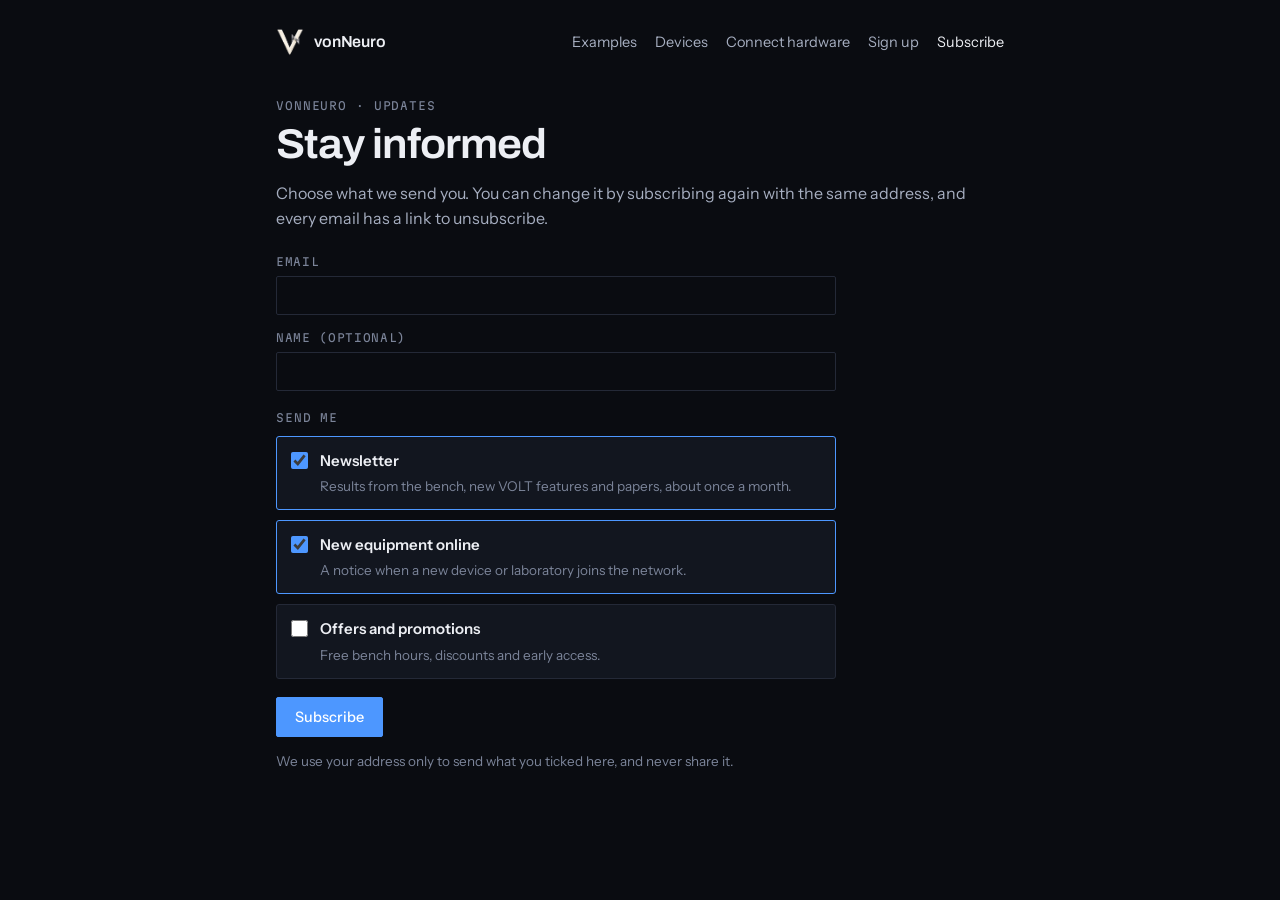
<file: subscribe.html>
<!doctype html>
<html lang="en">
<head>
<meta charset="utf-8">
<meta name="viewport" content="width=device-width, initial-scale=1">
<title>Subscribe · vonNeuro</title>
<meta name="description" content="Choose what vonNeuro sends you: the newsletter, notices when new equipment comes online, and offers on bench time.">
<link rel="icon" type="image/png" sizes="64x64" href="assets/favicon-64.png">
<link rel="apple-touch-icon" href="assets/apple-touch-icon.png">
<link rel="preconnect" href="https://fonts.googleapis.com">
<link rel="preconnect" href="https://fonts.gstatic.com" crossorigin>
<link href="https://fonts.googleapis.com/css2?family=Archivo:wdth,wght@62..125,400..800&family=IBM+Plex+Mono:wght@400;500&family=Instrument+Sans:wght@400;500;600&family=Martian+Mono:wght@400;600&display=swap" rel="stylesheet">
<link rel="stylesheet" href="assets/network.css">
<style>
form{display:grid;gap:14px;max-width:560px}
.field{display:flex;flex-direction:column;gap:6px;font-family:var(--f-label);font-size:11px;letter-spacing:.06em;text-transform:uppercase;color:var(--txt-soft)}
.field input{width:100%;font-family:var(--f-body);font-size:15px;color:var(--txt);background:var(--bg);border:1px solid var(--line);border-radius:2px;padding:9px 11px}
.field input:focus{outline:none;border-color:var(--arc);box-shadow:0 0 0 3px var(--arc-dim)}
fieldset{border:0;padding:0;margin:4px 0 0;display:grid;gap:10px}
legend{padding:0;margin-bottom:10px}
.topic{display:grid;grid-template-columns:auto 1fr;gap:4px 12px;align-items:start;border:1px solid var(--line);background:var(--panel);border-radius:3px;padding:12px 14px;cursor:pointer}
.topic:hover{border-color:#333D50}
.topic:has(input:checked){border-color:var(--arc)}
.topic input{width:17px;height:17px;margin:3px 0 0;accent-color:var(--arc);grid-row:span 2}
.topic b{font-weight:600;font-size:15px}
.topic span{font-size:13.5px;color:var(--txt-soft)}
.trap{position:absolute;left:-9999px;width:1px;height:1px;overflow:hidden}
.row{display:flex;flex-wrap:wrap;align-items:center;gap:14px;margin-top:4px}
.error{color:#FF9C8A;font-size:14px;margin:0}
.note{color:var(--txt-soft);font-size:13.5px;margin:0;max-width:60ch}
.done{border:1px solid var(--line);border-left:2px solid var(--ok);background:var(--panel);border-radius:3px;padding:18px 20px;max-width:560px}
.done h2{margin:0 0 .4rem}
.done p{margin:0}
</style>
</head>
<body>
<div class="wrap narrow">
  <header>
    <a class="home" href="./"><img src="assets/vonneuro-mark.png" alt="">vonNeuro</a>
    <nav><a href="./#examples">Examples</a><a href="hardware.html">Devices</a><a href="connect.html">Connect hardware</a><a href="signup.html">Sign up</a><a href="subscribe.html" class="on">Subscribe</a></nav>
  </header>

  <span class="label">vonNeuro · updates</span>
  <h1 id="title">Stay informed</h1>
  <p class="lede" id="lede">Choose what we send you. You can change it by subscribing again with the same address,
    and every email has a link to unsubscribe.</p>

  <form id="subscribe" novalidate>
    <label class="field">Email<input name="email" type="email" autocomplete="email" required maxlength="254"></label>
    <label class="field">Name (optional)<input name="name" autocomplete="name" maxlength="100"></label>
    <label class="trap" aria-hidden="true">Website<input name="website" tabindex="-1" autocomplete="off"></label>

    <fieldset>
      <legend class="label">Send me</legend>
      <label class="topic"><input type="checkbox" name="topics" value="newsletter" checked>
        <b>Newsletter</b><span>Results from the bench, new VOLT features and papers, about once a month.</span></label>
      <label class="topic"><input type="checkbox" name="topics" value="equipment" checked>
        <b>New equipment online</b><span>A notice when a new device or laboratory joins the network.</span></label>
      <label class="topic"><input type="checkbox" name="topics" value="promotions">
        <b>Offers and promotions</b><span>Free bench hours, discounts and early access.</span></label>
    </fieldset>

    <div class="row">
      <button class="btn" type="submit" id="submit">Subscribe</button>
      <p class="error" id="error" role="alert"></p>
    </div>
    <p class="note">We use your address only to send what you ticked here, and never share it.</p>
  </form>

  <div class="done hidden" id="done">
    <h2 id="done-title">You're subscribed.</h2>
    <p id="done-text"></p>
  </div>
</div>

<script>
(function () {
  var MESSENGER = "https://hub.vonneuro.com";
  var to = ["fcaravelli", "np.institute"].join("@");  // assembled to keep it away from harvesters
  var HEADERS = {"Content-Type": "application/json", "ngrok-skip-browser-warning": "1"};
  var form = document.getElementById("subscribe"), error = document.getElementById("error");
  var submit = document.getElementById("submit");
  var NAMES = {newsletter: "the newsletter", equipment: "new equipment online", promotions: "offers and promotions"};

  function done(title, text) {
    form.classList.add("hidden");
    document.getElementById("done-title").textContent = title;
    document.getElementById("done-text").innerHTML = text;
    document.getElementById("done").classList.remove("hidden");
  }

  function post(path, body) {
    return fetch(MESSENGER + path, {method: "POST", headers: HEADERS, body: JSON.stringify(body)})
      .then(function (r) { return r.json().then(function (b) { return {ok: r.ok, body: b}; }); });
  }

  // An unsubscribe link from one of our emails: subscribe.html?unsubscribe=<token>
  var token = new URLSearchParams(location.search).get("unsubscribe");
  if (token) {
    document.getElementById("title").textContent = "Unsubscribe";
    document.getElementById("lede").textContent = "Removing your address…";
    form.classList.add("hidden");
    post("/api/subscribe/unsubscribe", {token: token}).then(function (res) {
      document.getElementById("lede").textContent = "";
      if (res.ok) done("You're unsubscribed.", "We will not send any more emails to <b></b>. Changed your mind? " +
        "<a href=\"subscribe.html\">Subscribe again</a>.");
      else done("That link did not work.", (res.body.detail || "") + " <a href=\"mailto:" + to + "\">Email us</a> and we will remove you by hand.");
      var b = document.querySelector("#done-text b");
      if (b) b.textContent = res.body.email || "";
    }).catch(function () {
      document.getElementById("lede").textContent = "";
      done("The server did not answer.", "Try the link again in a minute, or <a href=\"mailto:" + to +
        "?subject=Unsubscribe\">email us</a> and we will remove you by hand.");
    });
    return;
  }

  function chosen() {
    return Array.prototype.filter.call(form.elements.topics, function (c) { return c.checked; })
      .map(function (c) { return c.value; });
  }

  function emailRequest(f, topics) {
    var body = ["Please subscribe me to: " + topics.map(function (t) { return NAMES[t]; }).join(", ") + ".", "",
      "Email: " + f.email.value.trim(), "Name: " + (f.name.value.trim() || "-")].join("\n");
    window.location.href = "mailto:" + to + "?subject=" + encodeURIComponent("vonNeuro subscription") +
      "&body=" + encodeURIComponent(body);
  }

  form.addEventListener("submit", function (event) {
    event.preventDefault();
    error.textContent = "";
    var f = form.elements, topics = chosen();
    if (!f.email.checkValidity() || !f.email.value.trim()) { f.email.reportValidity(); return; }
    if (!topics.length) { error.textContent = "Tick at least one of the three."; return; }
    submit.disabled = true;
    submit.textContent = "Subscribing…";
    post("/api/subscribe", {email: f.email.value.trim(), name: f.name.value.trim() || null, topics: topics,
                            website: f.website.value || null})
      .then(function (res) {
        if (!res.ok) {
          error.textContent = res.body.detail || "That did not work; please try again.";
          submit.disabled = false;
          submit.textContent = "Subscribe";
          return;
        }
        done("You're subscribed.", "We will send <b>" + topics.map(function (t) { return NAMES[t]; }).join("</b>, <b>") +
          "</b> to the address you gave. Every email has a link to unsubscribe.");
      })
      .catch(function () {
        // The bench server (which keeps the list) is offline: fall back to an email.
        error.innerHTML = "Our server did not answer, so your email app will open with the request instead.";
        submit.disabled = false;
        submit.textContent = "Subscribe";
        emailRequest(f, topics);
      });
  });
})();
</script>
</body>
</html>
</file>
<file: assets/network.css>
/* Shared by hardware.html, device.html and connect.html: the signup page's look, plus device cards. */
:root{
  --bg:#0A0C11; --panel:#12161F; --line:#242937; --txt:#EDEFF4; --txt-mid:#A6AEC0; --txt-soft:#7B8499;
  --arc:#4D97FF; --arc-2:#92C0FF; --arc-dim:#4D97FF22; --ok:#5FD4C4; --heat:#E0B23C;
  --f-display:"Archivo","Helvetica Neue",Arial,sans-serif; --f-body:"Instrument Sans","Segoe UI",system-ui,sans-serif;
  --f-label:"Martian Mono",ui-monospace,monospace; --f-code:"IBM Plex Mono",ui-monospace,"SF Mono",Menlo,monospace;
}
*{box-sizing:border-box}
html,body{margin:0;background:var(--bg);color:var(--txt);font-family:var(--f-body);font-size:16px;line-height:1.55}
a{color:var(--arc-2)}
.wrap{max-width:960px;margin:0 auto;padding:28px 16px 64px}
.wrap.narrow{max-width:760px}
header{display:flex;align-items:center;justify-content:space-between;gap:16px;flex-wrap:wrap;margin-bottom:36px}
header a.home{display:flex;align-items:center;gap:10px;color:var(--txt);text-decoration:none;font-family:var(--f-display);font-weight:600;letter-spacing:-.01em}
header img{width:28px;height:28px}
header nav{display:flex;gap:18px;flex-wrap:wrap;font-size:14.5px}
header nav a{color:var(--txt-mid);text-decoration:none} header nav a:hover,header nav a.on{color:var(--txt)}
.label{font-family:var(--f-label);font-size:11px;letter-spacing:.08em;text-transform:uppercase;color:var(--txt-soft)}
h1{font-family:var(--f-display);font-weight:650;font-variation-settings:"wdth" 104;font-size:clamp(1.9rem,4.6vw,2.6rem);letter-spacing:-.025em;line-height:1.1;margin:.35rem 0 .8rem}
h2{font-family:var(--f-display);font-weight:600;font-size:1.35rem;letter-spacing:-.01em;margin:2.2rem 0 .7rem}
h3{font-family:var(--f-display);font-weight:600;font-size:1.05rem;margin:1.2rem 0 .4rem}
.lede{color:var(--txt-mid);margin:0 0 1.4rem;max-width:64ch}
p,li{color:var(--txt-mid)} b,strong{color:var(--txt)}
.status{border:1px solid var(--line);border-left:2px solid var(--arc);background:var(--panel);border-radius:3px;padding:12px 14px;font-size:14.5px;color:var(--txt-mid);margin-bottom:22px}
.status.ok{border-left-color:var(--ok)} .status.off{border-left-color:var(--heat)}
.btn{display:inline-flex;align-items:center;justify-content:center;font-family:var(--f-body);font-size:14.5px;font-weight:500;padding:10px 18px;border-radius:2px;border:1px solid var(--arc);background:var(--arc);color:#fff;cursor:pointer;text-decoration:none}
.btn:hover{background:#60A1FF;border-color:#60A1FF}
.btn-ghost{background:transparent;color:var(--txt);border-color:var(--line)}
.actions{display:flex;flex-wrap:wrap;gap:12px;margin:1rem 0}
pre{font-family:var(--f-code);font-size:13px;background:var(--panel);border:1px solid var(--line);border-radius:2px;padding:10px 12px;overflow-x:auto;color:var(--txt);margin:.5rem 0 0}
code,.mono{font-family:var(--f-code);font-size:.92em}
.hidden{display:none}
.cards{display:grid;grid-template-columns:repeat(auto-fill,minmax(280px,1fr));gap:16px}
.card{border:1px solid var(--line);background:var(--panel);border-radius:3px;padding:16px 18px;display:flex;flex-direction:column;gap:8px;min-width:0}
.card h3{margin:0;font-size:1.05rem} .card h3 a{color:var(--txt);text-decoration:none} .card h3 a:hover{color:var(--arc-2)}
.card .ref{font-family:var(--f-code);font-size:12.5px;color:var(--txt-soft);overflow-wrap:anywhere}
.card p{margin:0;font-size:14px}
.facts{display:flex;flex-wrap:wrap;gap:6px}
.fact{font-family:var(--f-code);font-size:12px;color:var(--txt-mid);border:1px solid var(--line);border-radius:2px;padding:2px 7px}
.dot{display:inline-flex;align-items:center;gap:6px;font-family:var(--f-label);font-size:11px;letter-spacing:.06em;text-transform:uppercase}
.dot::before{content:"";width:8px;height:8px;border-radius:50%;background:var(--txt-soft)}
.dot.online{color:var(--ok)} .dot.online::before{background:var(--ok)}
.dot.offline{color:var(--heat)} .dot.offline::before{background:var(--heat)}
.dot.restricted{color:var(--arc-2)} .dot.restricted::before{background:var(--arc-2)}
.usage{font-size:12.5px;color:var(--txt-soft);margin-top:auto}
table{width:100%;border-collapse:collapse;font-size:14px;margin:.4rem 0 1rem}
th,td{text-align:left;padding:6px 8px;border-bottom:1px solid var(--line);vertical-align:top}
th{font-family:var(--f-label);font-size:11px;letter-spacing:.06em;text-transform:uppercase;color:var(--txt-soft);font-weight:400}
td code{color:var(--arc-2)}
.steps{counter-reset:s;list-style:none;padding:0;margin:0}
.steps>li{counter-increment:s;position:relative;padding:0 0 1rem 2.4rem}
.steps>li::before{content:counter(s);position:absolute;left:0;top:0;width:1.7rem;height:1.7rem;border:1px solid var(--arc);border-radius:50%;display:flex;align-items:center;justify-content:center;font-family:var(--f-label);font-size:12px;color:var(--arc-2)}
.grid3{display:grid;grid-template-columns:repeat(3,minmax(0,1fr));gap:14px}
.grid3>div{border:1px solid var(--line);background:var(--panel);border-radius:3px;padding:12px 14px}
.grid3 p{margin:.3rem 0 0;font-size:14px}
.pill{font-family:var(--f-label);font-size:10.5px;letter-spacing:.08em;text-transform:uppercase;border:1px solid var(--arc);color:var(--arc-2);border-radius:999px;padding:2px 9px;vertical-align:middle}
footer{margin-top:3rem;padding-top:1rem;border-top:1px solid var(--line);font-size:13.5px;color:var(--txt-soft)}
@media (max-width:700px){ .grid3{grid-template-columns:1fr} }
</file>
